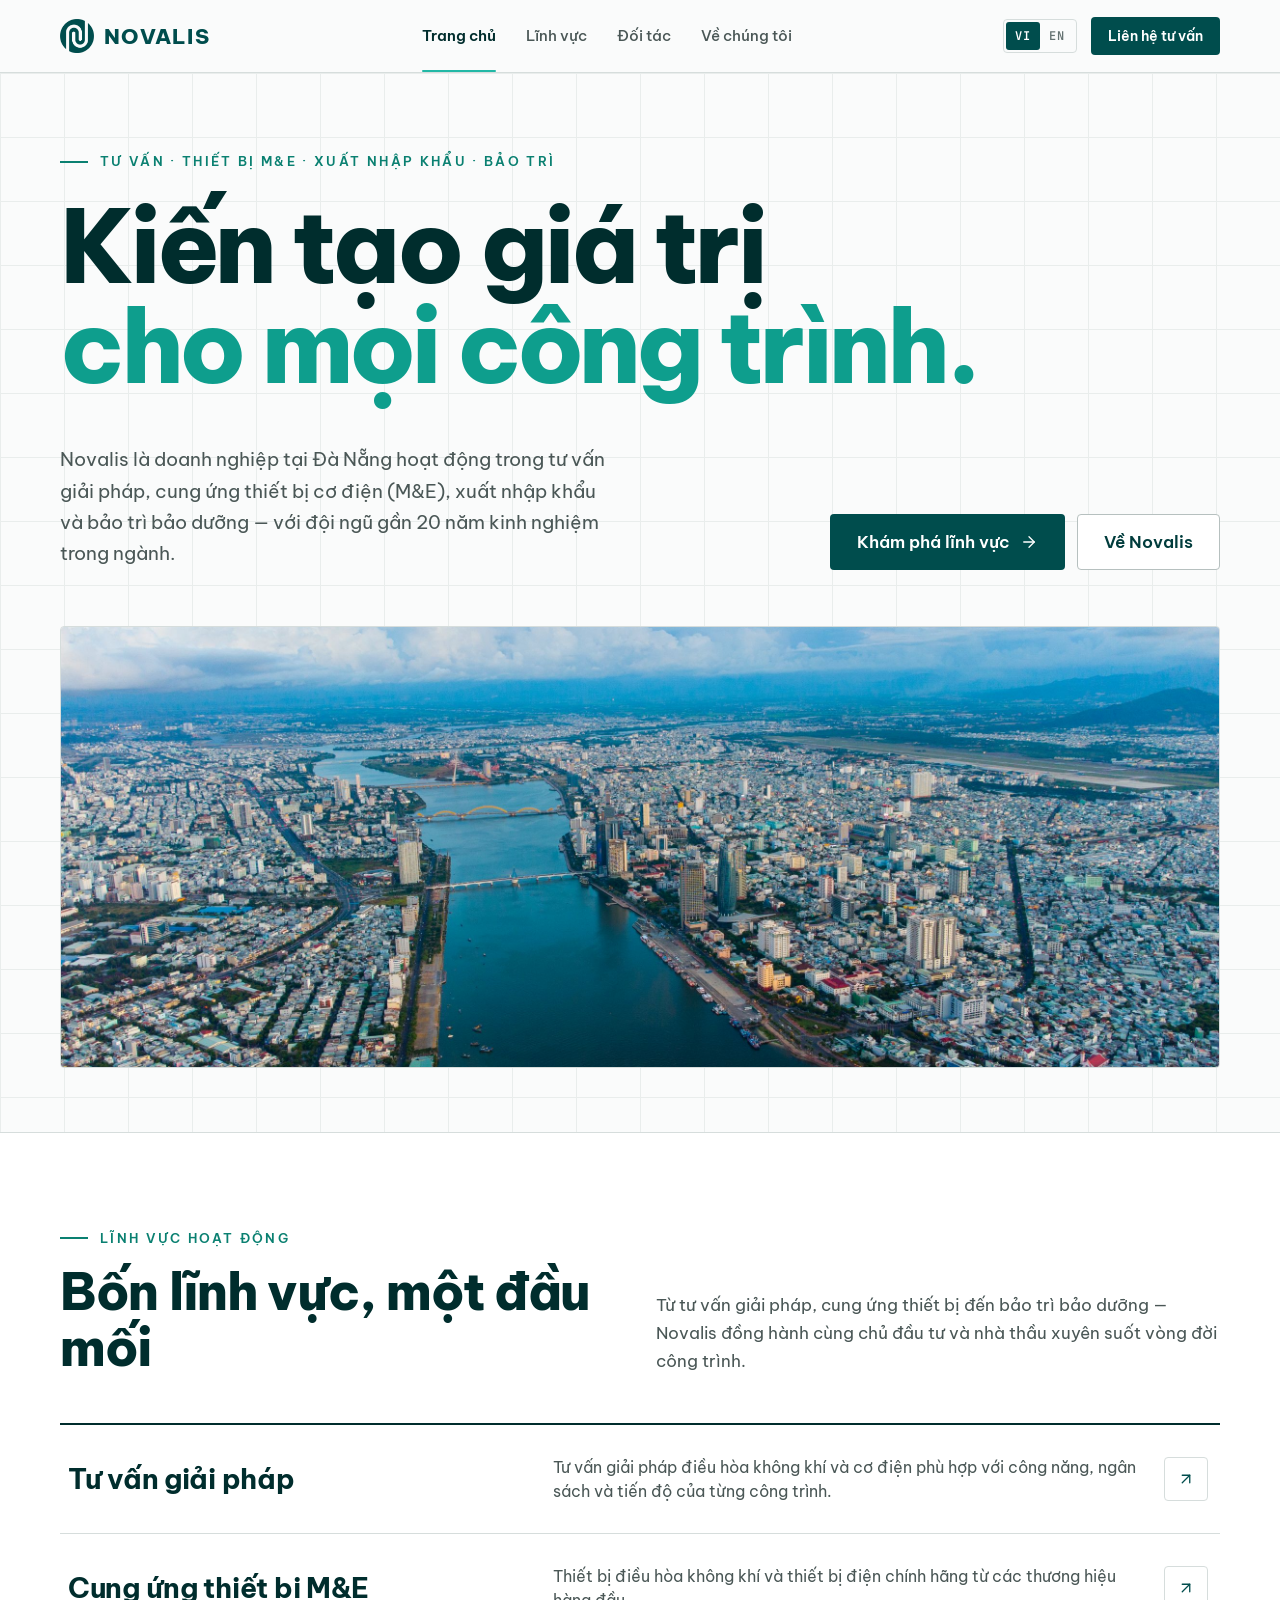
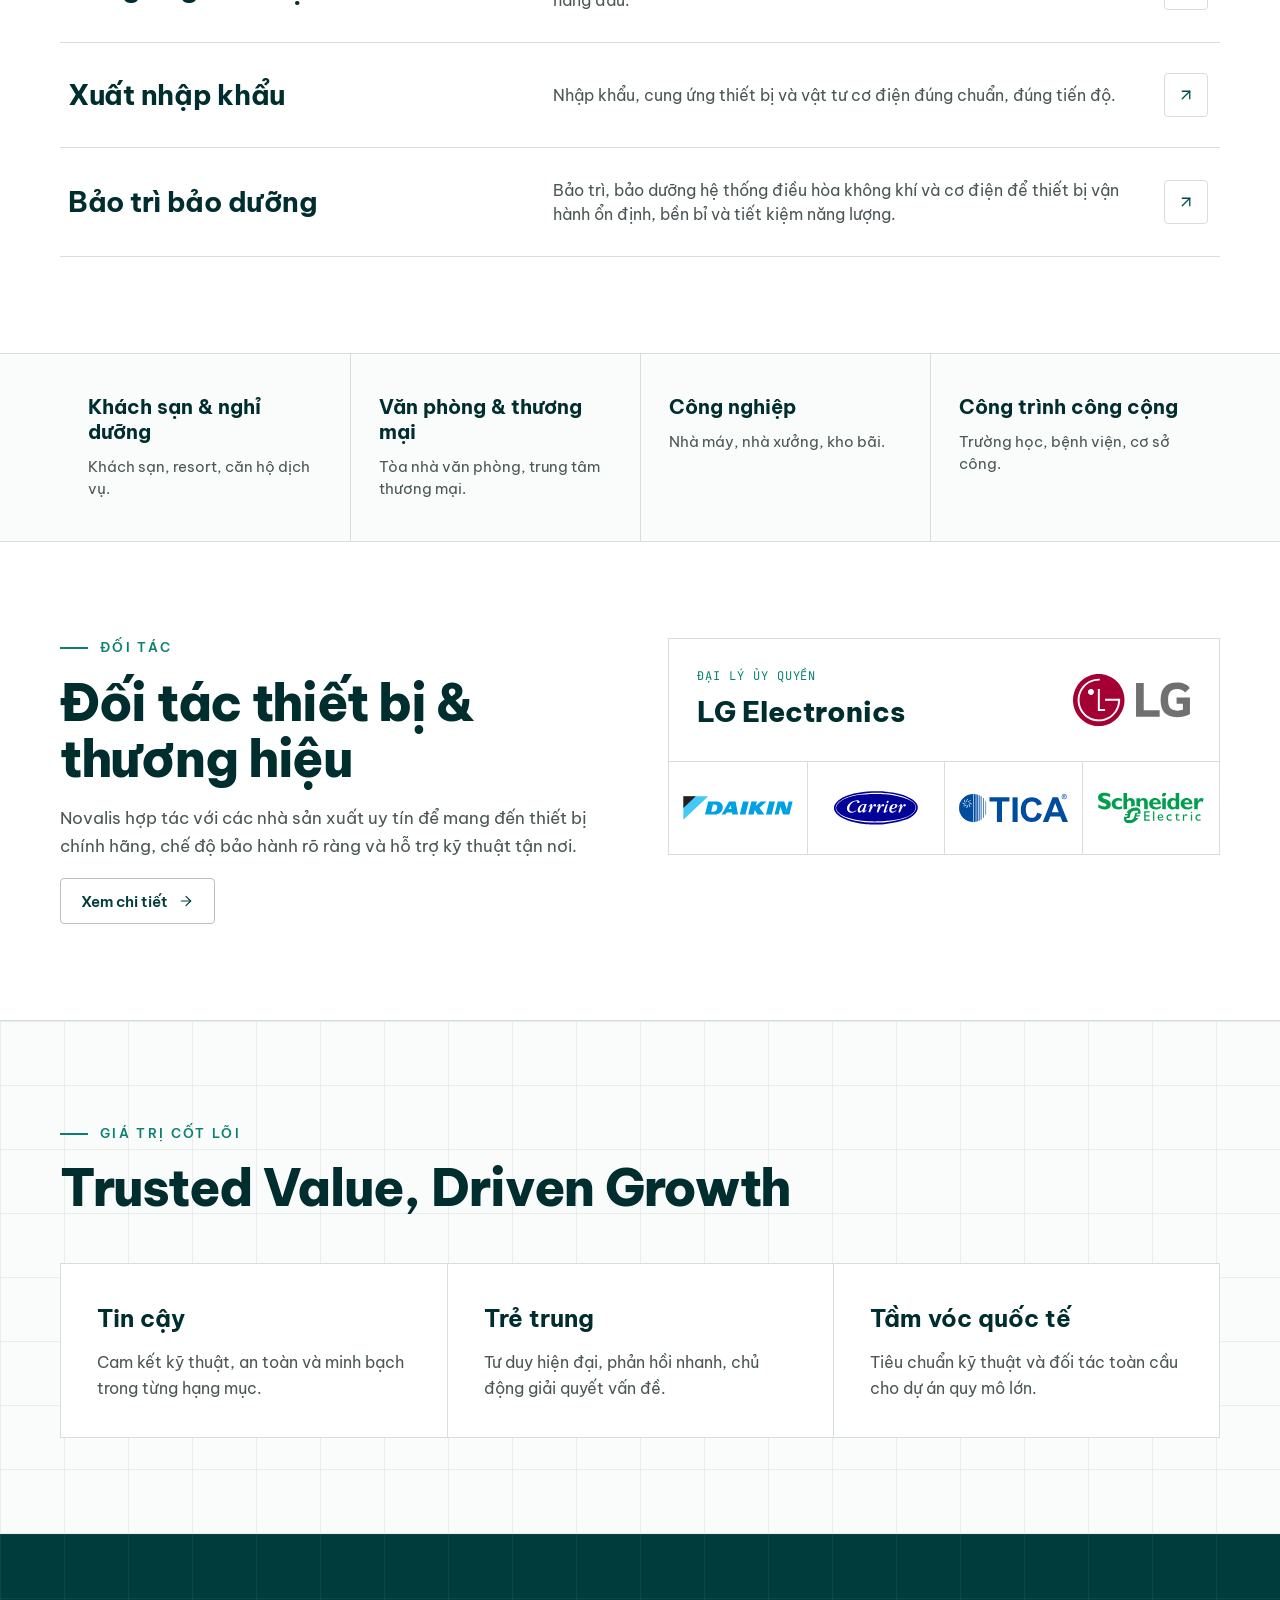
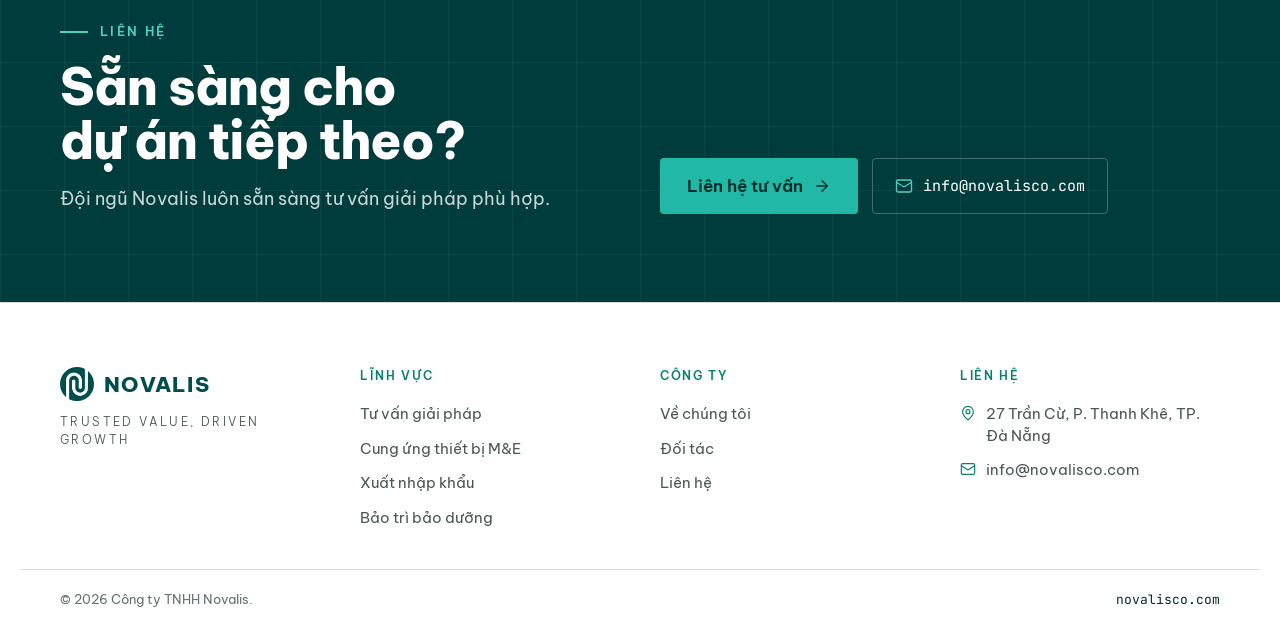
<file: index.html>
<!doctype html>
<html lang="vi">
<head>
<meta charset="utf-8">
<meta name="viewport" content="width=device-width, initial-scale=1">
<title>Novalis — Tư vấn giải pháp, thiết bị M&amp;E, xuất nhập khẩu, bảo trì bảo dưỡng</title>
<meta name="description" content="Novalis là doanh nghiệp tại Đà Nẵng hoạt động trong tư vấn giải pháp, cung ứng thiết bị cơ điện (M&amp;E), xuất nhập khẩu và bảo trì bảo dưỡng. Trusted Value, Driven Growth.">
<link rel="canonical" href="https://www.novalisco.com/">
<link rel="alternate" hreflang="vi" href="https://www.novalisco.com/">
<link rel="alternate" hreflang="en" href="https://www.novalisco.com/en/">
<link rel="alternate" hreflang="x-default" href="https://www.novalisco.com/">
<meta property="og:type" content="website">
<meta property="og:site_name" content="Novalis">
<meta property="og:title" content="Novalis — Tư vấn giải pháp, thiết bị M&amp;E, xuất nhập khẩu, bảo trì bảo dưỡng">
<meta property="og:description" content="Novalis là doanh nghiệp tại Đà Nẵng hoạt động trong tư vấn giải pháp, cung ứng thiết bị cơ điện (M&amp;E), xuất nhập khẩu và bảo trì bảo dưỡng. Trusted Value, Driven Growth.">
<meta property="og:url" content="https://www.novalisco.com/">
<meta property="og:image" content="https://www.novalisco.com/assets/img/og.jpg">
<meta name="theme-color" content="#004d4d">
<link rel="icon" type="image/png" href="/assets/img/favicon.png">
<link rel="apple-touch-icon" href="/assets/img/apple-touch-icon.png">
<link rel="preconnect" href="https://fonts.googleapis.com">
<link rel="preconnect" href="https://fonts.gstatic.com" crossorigin>
<link href="https://fonts.googleapis.com/css2?family=Be+Vietnam+Pro:wght@300;400;500;600;700;800&family=JetBrains+Mono:wght@400;500;600&display=swap" rel="stylesheet">
<link rel="stylesheet" href="/assets/style.css">
</head>
<body>
<header class="site-header" id="hdr">
  <div class="wrap header-in">
    <a class="logo" href="/" aria-label="Novalis"><img src="/assets/img/novalis-mark.png" alt="" width="34" height="34"><span>NOVALIS</span></a>
    <nav class="nav" aria-label="Main"><a href="/" class="on">Trang chủ</a><a href="/linh-vuc.html">Lĩnh vực</a><a href="/doi-tac.html">Đối tác</a><a href="/ve-chung-toi.html">Về chúng tôi</a></nav>
    <div class="header-right">
      <div class="lang"><a href="/" lang="vi" class="on">VI</a><a href="/en/" lang="en">EN</a></div>
      <a class="btn btn-sm btn-primary header-cta" href="/lien-he.html">Liên hệ tư vấn</a>
      <button class="menu-btn" type="button" aria-label="Menu" aria-expanded="false" onclick="var h=document.getElementById('hdr');this.setAttribute('aria-expanded',h.classList.toggle('open'))"><span class="i-menu"><svg class="icon" width="20" height="20" viewBox="0 0 24 24" fill="none" stroke="currentColor" stroke-width="1.75" stroke-linecap="round" stroke-linejoin="round" aria-hidden="true"><path d="M4 6h16"/><path d="M4 12h16"/><path d="M4 18h16"/></svg></span><span class="i-x"><svg class="icon" width="20" height="20" viewBox="0 0 24 24" fill="none" stroke="currentColor" stroke-width="1.75" stroke-linecap="round" stroke-linejoin="round" aria-hidden="true"><path d="M18 6 6 18"/><path d="m6 6 12 12"/></svg></span></button>
    </div>
  </div>
  <nav class="mobile-nav" aria-label="Mobile"><a href="/" class="on">Trang chủ</a><a href="/linh-vuc.html">Lĩnh vực</a><a href="/doi-tac.html">Đối tác</a><a href="/ve-chung-toi.html">Về chúng tôi</a><a href="/lien-he.html">Liên hệ</a></nav>
</header>
<main>
<section class="hero grid-paper"><div class="wrap">
  <span class="eyebrow">Tư vấn · Thiết bị M&amp;E · Xuất nhập khẩu · Bảo trì</span>
  <h1>Kiến tạo giá trị<br><span>cho mọi công trình.</span></h1>
  <div class="hero-row">
    <p>Novalis là doanh nghiệp tại Đà Nẵng hoạt động trong tư vấn giải pháp, cung ứng thiết bị cơ điện (M&amp;E), xuất nhập khẩu và bảo trì bảo dưỡng — với đội ngũ gần 20 năm kinh nghiệm trong ngành.</p>
    <div class="hero-btns">
      <a class="btn btn-lg btn-primary" href="/linh-vuc.html">Khám phá lĩnh vực<svg class="icon" width="18" height="18" viewBox="0 0 24 24" fill="none" stroke="currentColor" stroke-width="1.75" stroke-linecap="round" stroke-linejoin="round" aria-hidden="true"><path d="M5 12h14"/><path d="m12 5 7 7-7 7"/></svg></a>
      <a class="btn btn-lg btn-secondary" href="/ve-chung-toi.html">Về Novalis</a>
    </div>
  </div>
  <figure><img src="/assets/img/hero-danang.jpg" alt="Đà Nẵng" width="2400" height="914"></figure>
</div></section>

<section class="sec-white"><div class="wrap sec">
  <div class="sec-head">
    <div><span class="eyebrow">Lĩnh vực hoạt động</span><h2 class="h2">Bốn lĩnh vực, một đầu mối</h2></div>
    <p class="lead">Từ tư vấn giải pháp, cung ứng thiết bị đến bảo trì bảo dưỡng — Novalis đồng hành cùng chủ đầu tư và nhà thầu xuyên suốt vòng đời công trình.</p>
  </div>
  <div class="rows"><a class="row" href="/linh-vuc.html#consult"><span class="ttl">Tư vấn giải pháp</span><span class="dsc">Tư vấn giải pháp điều hòa không khí và cơ điện phù hợp với công năng, ngân sách và tiến độ của từng công trình.</span><span class="arr"><svg class="icon" width="18" height="18" viewBox="0 0 24 24" fill="none" stroke="currentColor" stroke-width="1.75" stroke-linecap="round" stroke-linejoin="round" aria-hidden="true"><path d="M7 7h10v10"/><path d="M7 17 17 7"/></svg></span></a><a class="row" href="/linh-vuc.html#supply"><span class="ttl">Cung ứng thiết bị M&amp;E</span><span class="dsc">Thiết bị điều hòa không khí và thiết bị điện chính hãng từ các thương hiệu hàng đầu.</span><span class="arr"><svg class="icon" width="18" height="18" viewBox="0 0 24 24" fill="none" stroke="currentColor" stroke-width="1.75" stroke-linecap="round" stroke-linejoin="round" aria-hidden="true"><path d="M7 7h10v10"/><path d="M7 17 17 7"/></svg></span></a><a class="row" href="/linh-vuc.html#trade"><span class="ttl">Xuất nhập khẩu</span><span class="dsc">Nhập khẩu, cung ứng thiết bị và vật tư cơ điện đúng chuẩn, đúng tiến độ.</span><span class="arr"><svg class="icon" width="18" height="18" viewBox="0 0 24 24" fill="none" stroke="currentColor" stroke-width="1.75" stroke-linecap="round" stroke-linejoin="round" aria-hidden="true"><path d="M7 7h10v10"/><path d="M7 17 17 7"/></svg></span></a><a class="row" href="/linh-vuc.html#maintenance"><span class="ttl">Bảo trì bảo dưỡng</span><span class="dsc">Bảo trì, bảo dưỡng hệ thống điều hòa không khí và cơ điện để thiết bị vận hành ổn định, bền bỉ và tiết kiệm năng lượng.</span><span class="arr"><svg class="icon" width="18" height="18" viewBox="0 0 24 24" fill="none" stroke="currentColor" stroke-width="1.75" stroke-linecap="round" stroke-linejoin="round" aria-hidden="true"><path d="M7 7h10v10"/><path d="M7 17 17 7"/></svg></span></a></div>
</div></section>

<section class="band"><div class="wrap"><div class="cell"><span class="t">Khách sạn &amp; nghỉ dưỡng</span><span class="d">Khách sạn, resort, căn hộ dịch vụ.</span></div><div class="cell"><span class="t">Văn phòng &amp; thương mại</span><span class="d">Tòa nhà văn phòng, trung tâm thương mại.</span></div><div class="cell"><span class="t">Công nghiệp</span><span class="d">Nhà máy, nhà xưởng, kho bãi.</span></div><div class="cell"><span class="t">Công trình công cộng</span><span class="d">Trường học, bệnh viện, cơ sở công.</span></div></div></section>

<section class="sec-white"><div class="wrap sec two">
  <div class="stack">
    <span class="eyebrow">Đối tác</span>
    <h2 class="h2">Đối tác thiết bị &amp; thương hiệu</h2>
    <p class="lead">Novalis hợp tác với các nhà sản xuất uy tín để mang đến thiết bị chính hãng, chế độ bảo hành rõ ràng và hỗ trợ kỹ thuật tận nơi.</p>
    <a class="btn btn-secondary" href="/doi-tac.html">Xem chi tiết<svg class="icon" width="16" height="16" viewBox="0 0 24 24" fill="none" stroke="currentColor" stroke-width="1.75" stroke-linecap="round" stroke-linejoin="round" aria-hidden="true"><path d="M5 12h14"/><path d="m12 5 7 7-7 7"/></svg></a>
  </div>
  <div class="pbox">
    <div class="pbox-lg"><div><div class="mono-sm lbl">Đại lý ủy quyền</div><div class="name">LG Electronics</div></div>
      <a href="/doi-tac.html"><img src="/assets/img/logo-lg.svg" alt="LG" width="118" height="52"></a></div>
    <div class="lg-cell"><img src="/assets/img/logo-daikin.svg" alt="Daikin" loading="lazy"></div><div class="lg-cell"><img src="/assets/img/logo-carrier.svg" alt="Carrier" loading="lazy"></div><div class="lg-cell"><img src="/assets/img/logo-tica.svg" alt="TICA" loading="lazy"></div><div class="lg-cell"><img src="/assets/img/logo-schneider.svg" alt="Schneider Electric" loading="lazy"></div>
  </div>
</div></section>

<section class="grid-paper" style="border-top:1px solid var(--slate-200)"><div class="wrap sec">
  <span class="eyebrow">Giá trị cốt lõi</span>
  <h2 class="h2" style="margin:16px 0 48px">Trusted Value, Driven Growth</h2>
  <div class="values"><div class="value"><h3>Tin cậy</h3><p>Cam kết kỹ thuật, an toàn và minh bạch trong từng hạng mục.</p></div><div class="value"><h3>Trẻ trung</h3><p>Tư duy hiện đại, phản hồi nhanh, chủ động giải quyết vấn đề.</p></div><div class="value"><h3>Tầm vóc quốc tế</h3><p>Tiêu chuẩn kỹ thuật và đối tác toàn cầu cho dự án quy mô lớn.</p></div></div>
</div></section>
<section class="cta">
  <div class="wrap">
    <div class="stack">
      <span class="eyebrow light">Liên hệ</span>
      <h2>Sẵn sàng cho dự án tiếp theo?</h2>
      <p>Đội ngũ Novalis luôn sẵn sàng tư vấn giải pháp phù hợp.</p>
    </div>
    <div class="cta-btns">
      <a class="btn btn-lg btn-accent" href="/lien-he.html">Liên hệ tư vấn<svg class="icon" width="18" height="18" viewBox="0 0 24 24" fill="none" stroke="currentColor" stroke-width="1.75" stroke-linecap="round" stroke-linejoin="round" aria-hidden="true"><path d="M5 12h14"/><path d="m12 5 7 7-7 7"/></svg></a>
      <a class="chip" href="mailto:info@novalisco.com"><svg class="icon" width="18" height="18" viewBox="0 0 24 24" fill="none" stroke="currentColor" stroke-width="1.75" stroke-linecap="round" stroke-linejoin="round" aria-hidden="true"><rect width="20" height="16" x="2" y="4" rx="2"/><path d="m22 7-8.97 5.7a1.94 1.94 0 0 1-2.06 0L2 7"/></svg>info@novalisco.com</a>
    </div>
  </div>
</section>
</main>
<footer class="site-footer">
  <div class="wrap footer-in">
    <div><a class="logo" href="/" aria-label="Novalis"><img src="/assets/img/novalis-mark.png" alt="" width="34" height="34"><span>NOVALIS</span></a><p class="footer-tag">Trusted Value, Driven Growth</p></div>
    <div><h5>Lĩnh vực</h5><a class="fl" href="/linh-vuc.html#consult">Tư vấn giải pháp</a><a class="fl" href="/linh-vuc.html#supply">Cung ứng thiết bị M&amp;E</a><a class="fl" href="/linh-vuc.html#trade">Xuất nhập khẩu</a><a class="fl" href="/linh-vuc.html#maintenance">Bảo trì bảo dưỡng</a></div>
    <div><h5>Công ty</h5><a class="fl" href="/ve-chung-toi.html">Về chúng tôi</a><a class="fl" href="/doi-tac.html">Đối tác</a><a class="fl" href="/lien-he.html">Liên hệ</a></div>
    <div><h5>Liên hệ</h5><p class="fi"><svg class="icon" width="16" height="16" viewBox="0 0 24 24" fill="none" stroke="currentColor" stroke-width="1.75" stroke-linecap="round" stroke-linejoin="round" aria-hidden="true"><path d="M20 10c0 4.993-5.539 10.193-7.399 11.799a1 1 0 0 1-1.202 0C9.539 20.193 4 14.993 4 10a8 8 0 0 1 16 0"/><circle cx="12" cy="10" r="3"/></svg><span>27 Trần Cừ, P. Thanh Khê, TP. Đà Nẵng</span></p><p class="fi"><svg class="icon" width="16" height="16" viewBox="0 0 24 24" fill="none" stroke="currentColor" stroke-width="1.75" stroke-linecap="round" stroke-linejoin="round" aria-hidden="true"><rect width="20" height="16" x="2" y="4" rx="2"/><path d="m22 7-8.97 5.7a1.94 1.94 0 0 1-2.06 0L2 7"/></svg><span>info@novalisco.com</span></p></div>
  </div>
  <div class="wrap footer-bottom"><span>© 2026 Công ty TNHH Novalis.</span><span class="mono">novalisco.com</span></div>
</footer>
</body>
</html>
</file>
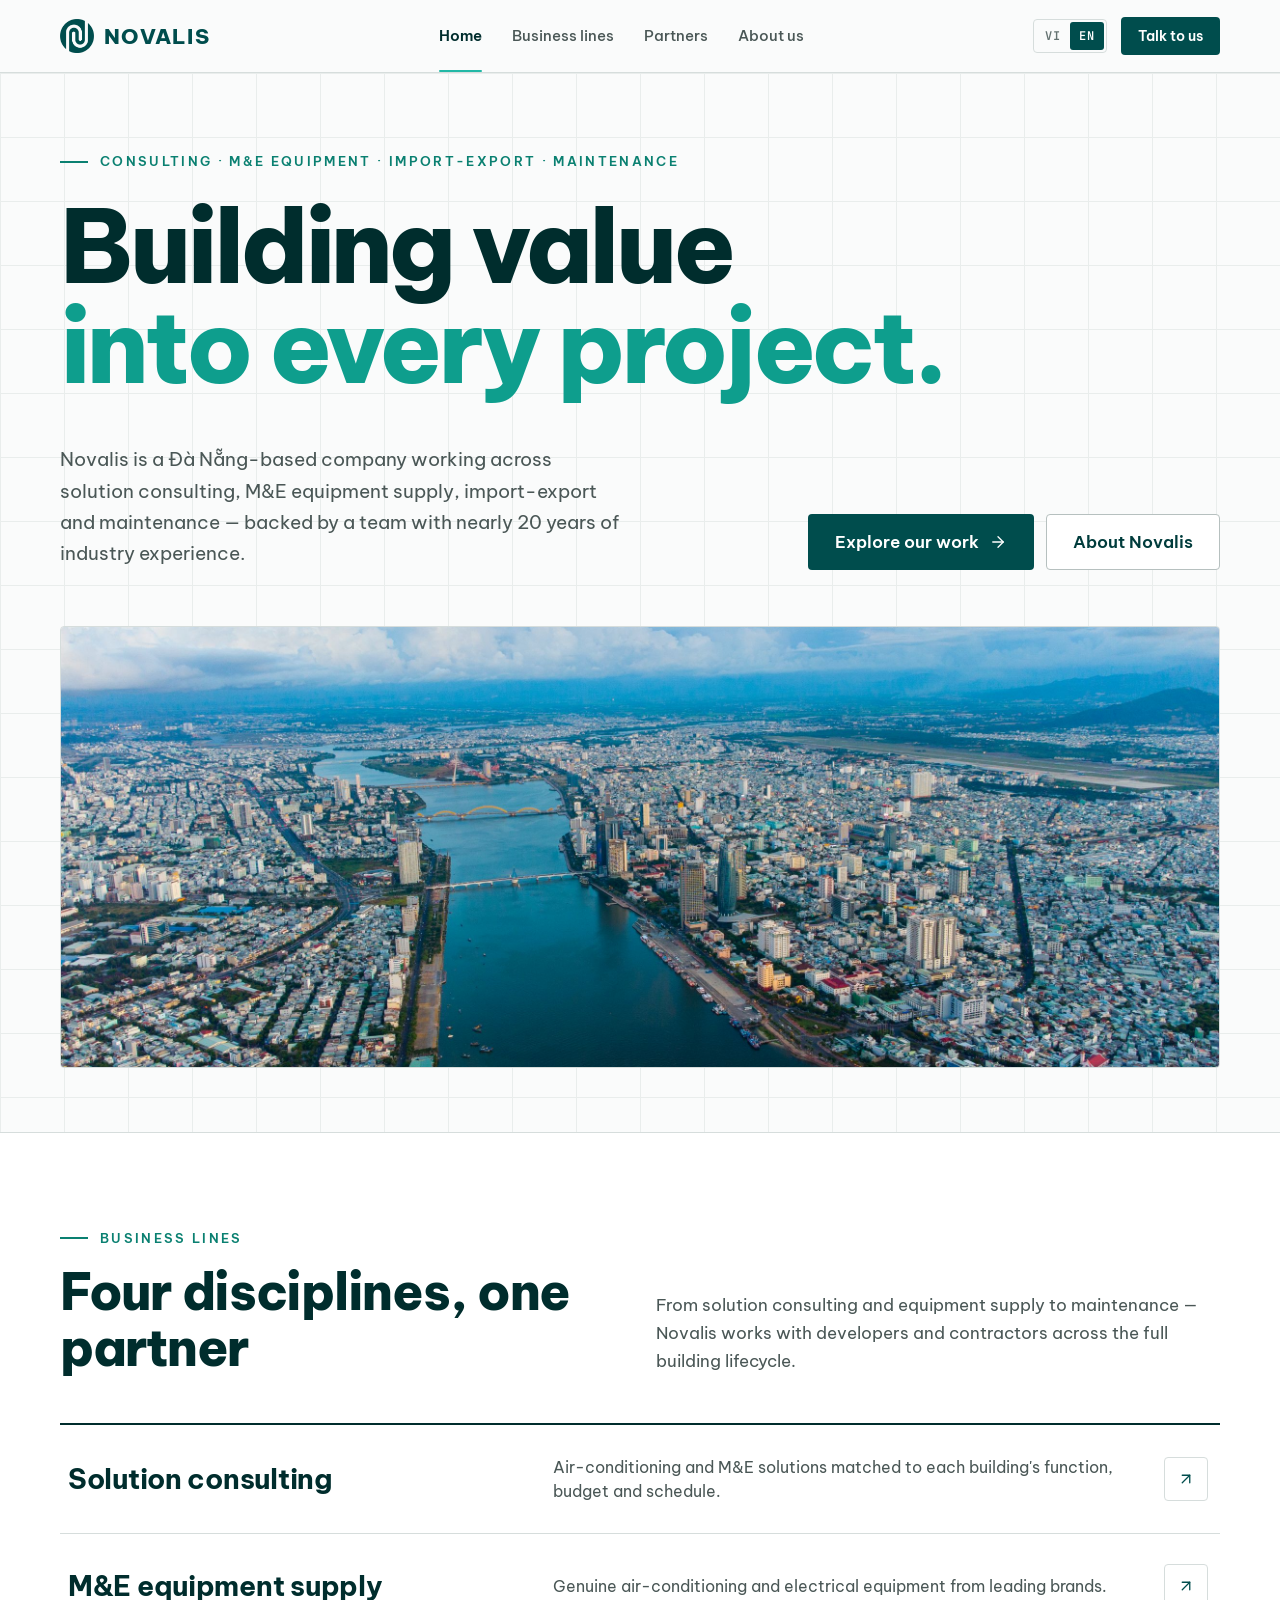
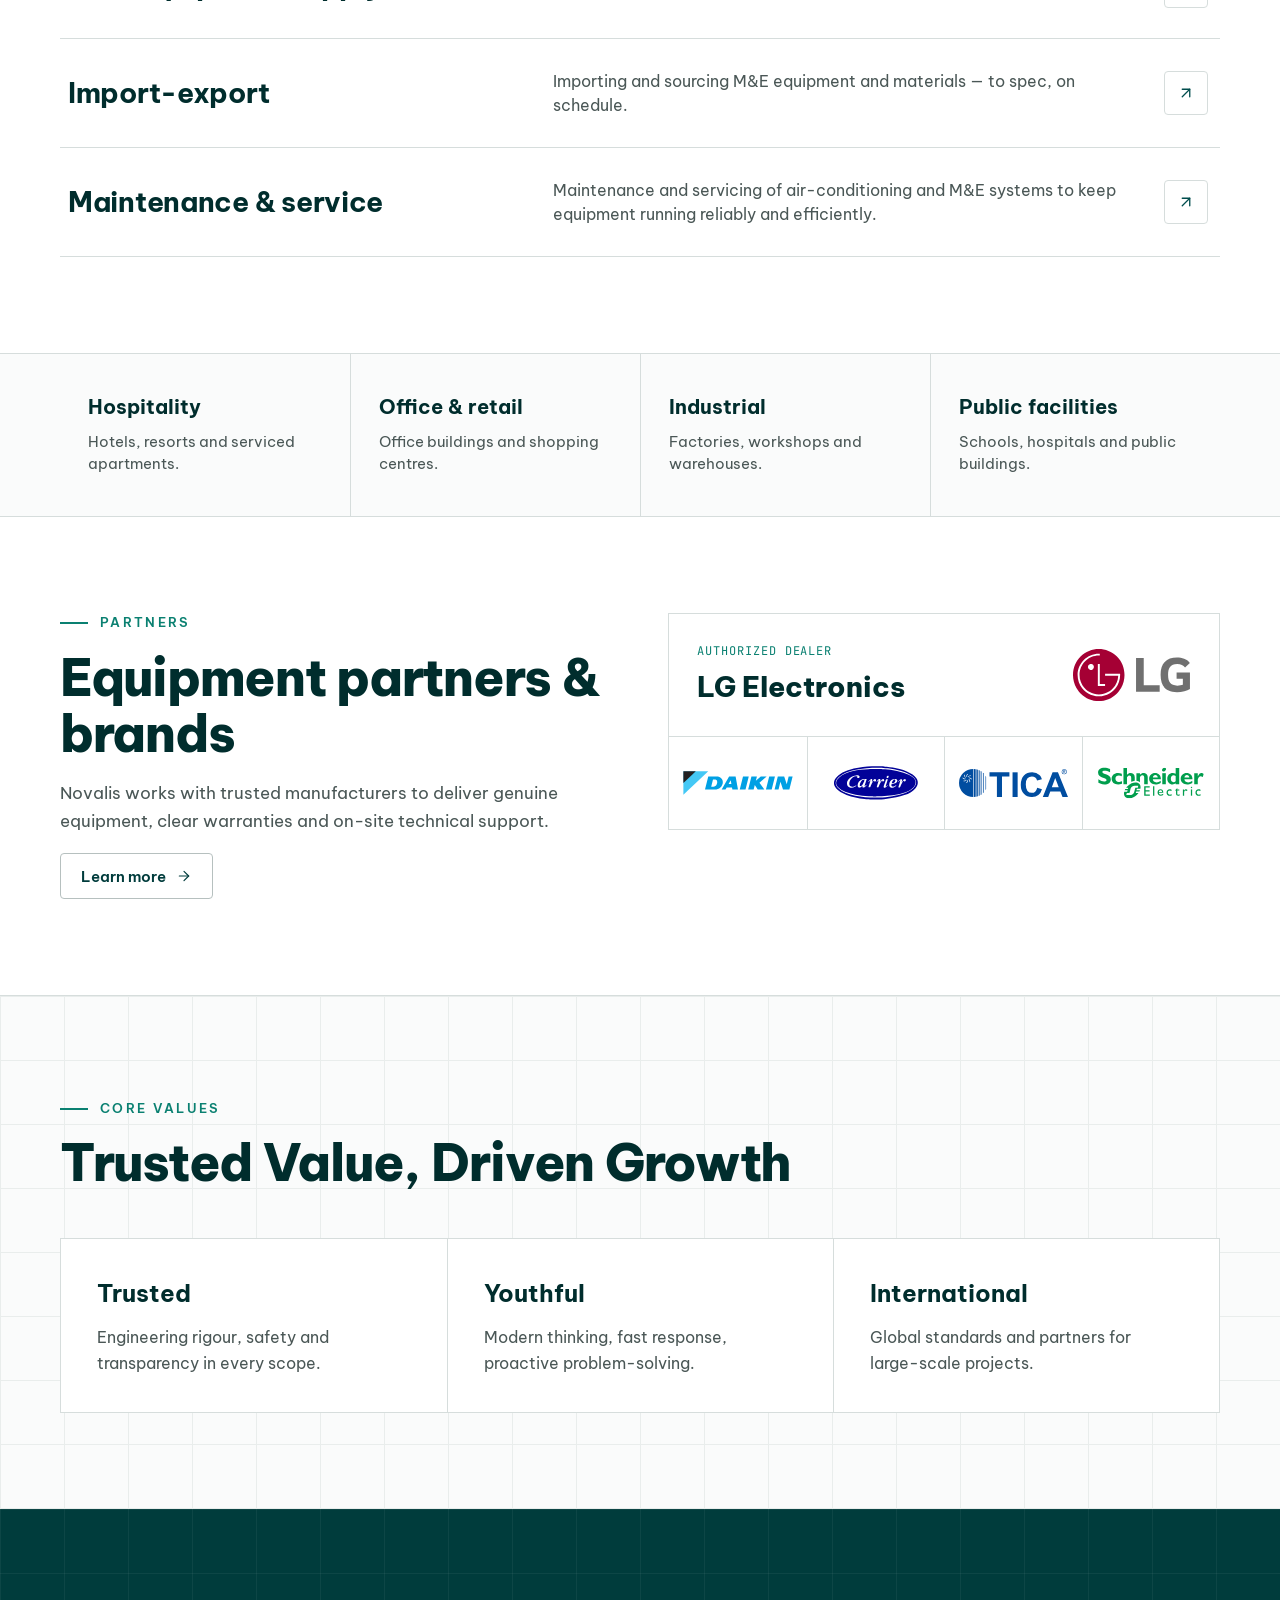
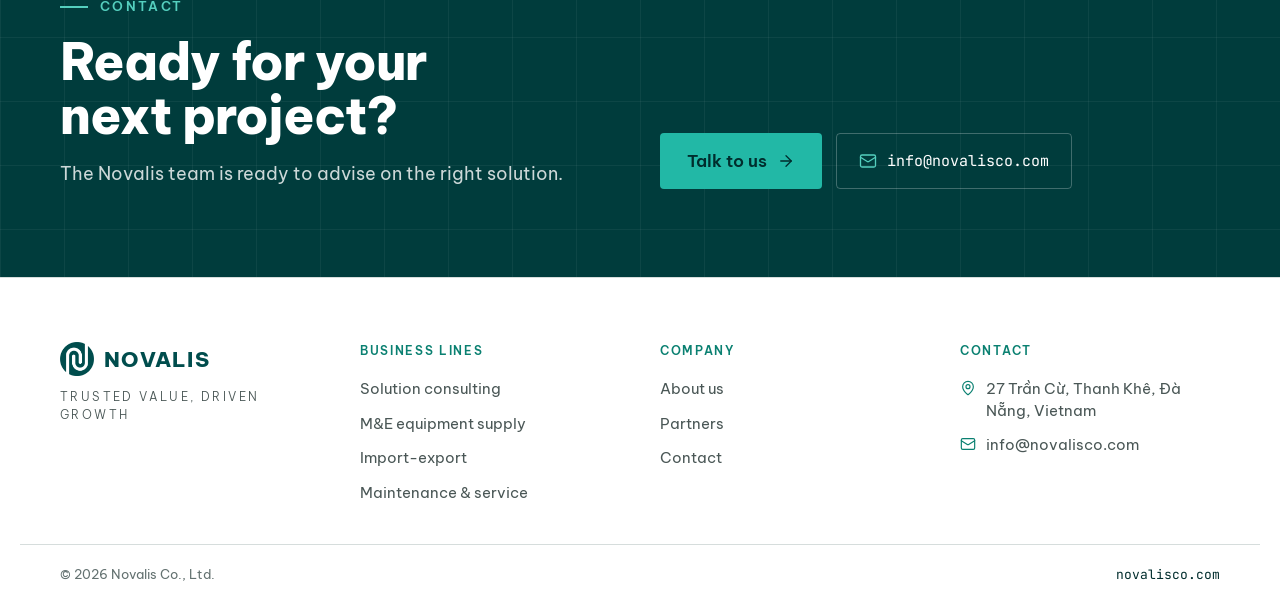
<file: en/index.html>
<!doctype html>
<html lang="en">
<head>
<meta charset="utf-8">
<meta name="viewport" content="width=device-width, initial-scale=1">
<title>Novalis — Solution consulting, M&amp;E equipment, import-export, maintenance</title>
<meta name="description" content="Novalis is a Đà Nẵng-based company working across solution consulting, M&amp;E equipment supply, import-export and maintenance services. Trusted Value, Driven Growth.">
<link rel="canonical" href="https://www.novalisco.com/en/">
<link rel="alternate" hreflang="vi" href="https://www.novalisco.com/">
<link rel="alternate" hreflang="en" href="https://www.novalisco.com/en/">
<link rel="alternate" hreflang="x-default" href="https://www.novalisco.com/">
<meta property="og:type" content="website">
<meta property="og:site_name" content="Novalis">
<meta property="og:title" content="Novalis — Solution consulting, M&amp;E equipment, import-export, maintenance">
<meta property="og:description" content="Novalis is a Đà Nẵng-based company working across solution consulting, M&amp;E equipment supply, import-export and maintenance services. Trusted Value, Driven Growth.">
<meta property="og:url" content="https://www.novalisco.com/en/">
<meta property="og:image" content="https://www.novalisco.com/assets/img/og.jpg">
<meta name="theme-color" content="#004d4d">
<link rel="icon" type="image/png" href="/assets/img/favicon.png">
<link rel="apple-touch-icon" href="/assets/img/apple-touch-icon.png">
<link rel="preconnect" href="https://fonts.googleapis.com">
<link rel="preconnect" href="https://fonts.gstatic.com" crossorigin>
<link href="https://fonts.googleapis.com/css2?family=Be+Vietnam+Pro:wght@300;400;500;600;700;800&family=JetBrains+Mono:wght@400;500;600&display=swap" rel="stylesheet">
<link rel="stylesheet" href="/assets/style.css">
</head>
<body>
<header class="site-header" id="hdr">
  <div class="wrap header-in">
    <a class="logo" href="/en/" aria-label="Novalis"><img src="/assets/img/novalis-mark.png" alt="" width="34" height="34"><span>NOVALIS</span></a>
    <nav class="nav" aria-label="Main"><a href="/en/" class="on">Home</a><a href="/en/services.html">Business lines</a><a href="/en/partners.html">Partners</a><a href="/en/about.html">About us</a></nav>
    <div class="header-right">
      <div class="lang"><a href="/" lang="vi">VI</a><a href="/en/" lang="en" class="on">EN</a></div>
      <a class="btn btn-sm btn-primary header-cta" href="/en/contact.html">Talk to us</a>
      <button class="menu-btn" type="button" aria-label="Menu" aria-expanded="false" onclick="var h=document.getElementById('hdr');this.setAttribute('aria-expanded',h.classList.toggle('open'))"><span class="i-menu"><svg class="icon" width="20" height="20" viewBox="0 0 24 24" fill="none" stroke="currentColor" stroke-width="1.75" stroke-linecap="round" stroke-linejoin="round" aria-hidden="true"><path d="M4 6h16"/><path d="M4 12h16"/><path d="M4 18h16"/></svg></span><span class="i-x"><svg class="icon" width="20" height="20" viewBox="0 0 24 24" fill="none" stroke="currentColor" stroke-width="1.75" stroke-linecap="round" stroke-linejoin="round" aria-hidden="true"><path d="M18 6 6 18"/><path d="m6 6 12 12"/></svg></span></button>
    </div>
  </div>
  <nav class="mobile-nav" aria-label="Mobile"><a href="/en/" class="on">Home</a><a href="/en/services.html">Business lines</a><a href="/en/partners.html">Partners</a><a href="/en/about.html">About us</a><a href="/en/contact.html">Contact</a></nav>
</header>
<main>
<section class="hero grid-paper"><div class="wrap">
  <span class="eyebrow">Consulting · M&amp;E equipment · Import-export · Maintenance</span>
  <h1>Building value<br><span>into every project.</span></h1>
  <div class="hero-row">
    <p>Novalis is a Đà Nẵng-based company working across solution consulting, M&amp;E equipment supply, import-export and maintenance — backed by a team with nearly 20 years of industry experience.</p>
    <div class="hero-btns">
      <a class="btn btn-lg btn-primary" href="/en/services.html">Explore our work<svg class="icon" width="18" height="18" viewBox="0 0 24 24" fill="none" stroke="currentColor" stroke-width="1.75" stroke-linecap="round" stroke-linejoin="round" aria-hidden="true"><path d="M5 12h14"/><path d="m12 5 7 7-7 7"/></svg></a>
      <a class="btn btn-lg btn-secondary" href="/en/about.html">About Novalis</a>
    </div>
  </div>
  <figure><img src="/assets/img/hero-danang.jpg" alt="Đà Nẵng" width="2400" height="914"></figure>
</div></section>

<section class="sec-white"><div class="wrap sec">
  <div class="sec-head">
    <div><span class="eyebrow">Business lines</span><h2 class="h2">Four disciplines, one partner</h2></div>
    <p class="lead">From solution consulting and equipment supply to maintenance — Novalis works with developers and contractors across the full building lifecycle.</p>
  </div>
  <div class="rows"><a class="row" href="/en/services.html#consult"><span class="ttl">Solution consulting</span><span class="dsc">Air-conditioning and M&amp;E solutions matched to each building&#x27;s function, budget and schedule.</span><span class="arr"><svg class="icon" width="18" height="18" viewBox="0 0 24 24" fill="none" stroke="currentColor" stroke-width="1.75" stroke-linecap="round" stroke-linejoin="round" aria-hidden="true"><path d="M7 7h10v10"/><path d="M7 17 17 7"/></svg></span></a><a class="row" href="/en/services.html#supply"><span class="ttl">M&amp;E equipment supply</span><span class="dsc">Genuine air-conditioning and electrical equipment from leading brands.</span><span class="arr"><svg class="icon" width="18" height="18" viewBox="0 0 24 24" fill="none" stroke="currentColor" stroke-width="1.75" stroke-linecap="round" stroke-linejoin="round" aria-hidden="true"><path d="M7 7h10v10"/><path d="M7 17 17 7"/></svg></span></a><a class="row" href="/en/services.html#trade"><span class="ttl">Import-export</span><span class="dsc">Importing and sourcing M&amp;E equipment and materials — to spec, on schedule.</span><span class="arr"><svg class="icon" width="18" height="18" viewBox="0 0 24 24" fill="none" stroke="currentColor" stroke-width="1.75" stroke-linecap="round" stroke-linejoin="round" aria-hidden="true"><path d="M7 7h10v10"/><path d="M7 17 17 7"/></svg></span></a><a class="row" href="/en/services.html#maintenance"><span class="ttl">Maintenance &amp; service</span><span class="dsc">Maintenance and servicing of air-conditioning and M&amp;E systems to keep equipment running reliably and efficiently.</span><span class="arr"><svg class="icon" width="18" height="18" viewBox="0 0 24 24" fill="none" stroke="currentColor" stroke-width="1.75" stroke-linecap="round" stroke-linejoin="round" aria-hidden="true"><path d="M7 7h10v10"/><path d="M7 17 17 7"/></svg></span></a></div>
</div></section>

<section class="band"><div class="wrap"><div class="cell"><span class="t">Hospitality</span><span class="d">Hotels, resorts and serviced apartments.</span></div><div class="cell"><span class="t">Office &amp; retail</span><span class="d">Office buildings and shopping centres.</span></div><div class="cell"><span class="t">Industrial</span><span class="d">Factories, workshops and warehouses.</span></div><div class="cell"><span class="t">Public facilities</span><span class="d">Schools, hospitals and public buildings.</span></div></div></section>

<section class="sec-white"><div class="wrap sec two">
  <div class="stack">
    <span class="eyebrow">Partners</span>
    <h2 class="h2">Equipment partners &amp; brands</h2>
    <p class="lead">Novalis works with trusted manufacturers to deliver genuine equipment, clear warranties and on-site technical support.</p>
    <a class="btn btn-secondary" href="/en/partners.html">Learn more<svg class="icon" width="16" height="16" viewBox="0 0 24 24" fill="none" stroke="currentColor" stroke-width="1.75" stroke-linecap="round" stroke-linejoin="round" aria-hidden="true"><path d="M5 12h14"/><path d="m12 5 7 7-7 7"/></svg></a>
  </div>
  <div class="pbox">
    <div class="pbox-lg"><div><div class="mono-sm lbl">Authorized dealer</div><div class="name">LG Electronics</div></div>
      <a href="/en/partners.html"><img src="/assets/img/logo-lg.svg" alt="LG" width="118" height="52"></a></div>
    <div class="lg-cell"><img src="/assets/img/logo-daikin.svg" alt="Daikin" loading="lazy"></div><div class="lg-cell"><img src="/assets/img/logo-carrier.svg" alt="Carrier" loading="lazy"></div><div class="lg-cell"><img src="/assets/img/logo-tica.svg" alt="TICA" loading="lazy"></div><div class="lg-cell"><img src="/assets/img/logo-schneider.svg" alt="Schneider Electric" loading="lazy"></div>
  </div>
</div></section>

<section class="grid-paper" style="border-top:1px solid var(--slate-200)"><div class="wrap sec">
  <span class="eyebrow">Core values</span>
  <h2 class="h2" style="margin:16px 0 48px">Trusted Value, Driven Growth</h2>
  <div class="values"><div class="value"><h3>Trusted</h3><p>Engineering rigour, safety and transparency in every scope.</p></div><div class="value"><h3>Youthful</h3><p>Modern thinking, fast response, proactive problem-solving.</p></div><div class="value"><h3>International</h3><p>Global standards and partners for large-scale projects.</p></div></div>
</div></section>
<section class="cta">
  <div class="wrap">
    <div class="stack">
      <span class="eyebrow light">Contact</span>
      <h2>Ready for your next project?</h2>
      <p>The Novalis team is ready to advise on the right solution.</p>
    </div>
    <div class="cta-btns">
      <a class="btn btn-lg btn-accent" href="/en/contact.html">Talk to us<svg class="icon" width="18" height="18" viewBox="0 0 24 24" fill="none" stroke="currentColor" stroke-width="1.75" stroke-linecap="round" stroke-linejoin="round" aria-hidden="true"><path d="M5 12h14"/><path d="m12 5 7 7-7 7"/></svg></a>
      <a class="chip" href="mailto:info@novalisco.com"><svg class="icon" width="18" height="18" viewBox="0 0 24 24" fill="none" stroke="currentColor" stroke-width="1.75" stroke-linecap="round" stroke-linejoin="round" aria-hidden="true"><rect width="20" height="16" x="2" y="4" rx="2"/><path d="m22 7-8.97 5.7a1.94 1.94 0 0 1-2.06 0L2 7"/></svg>info@novalisco.com</a>
    </div>
  </div>
</section>
</main>
<footer class="site-footer">
  <div class="wrap footer-in">
    <div><a class="logo" href="/en/" aria-label="Novalis"><img src="/assets/img/novalis-mark.png" alt="" width="34" height="34"><span>NOVALIS</span></a><p class="footer-tag">Trusted Value, Driven Growth</p></div>
    <div><h5>Business lines</h5><a class="fl" href="/en/services.html#consult">Solution consulting</a><a class="fl" href="/en/services.html#supply">M&amp;E equipment supply</a><a class="fl" href="/en/services.html#trade">Import-export</a><a class="fl" href="/en/services.html#maintenance">Maintenance &amp; service</a></div>
    <div><h5>Company</h5><a class="fl" href="/en/about.html">About us</a><a class="fl" href="/en/partners.html">Partners</a><a class="fl" href="/en/contact.html">Contact</a></div>
    <div><h5>Contact</h5><p class="fi"><svg class="icon" width="16" height="16" viewBox="0 0 24 24" fill="none" stroke="currentColor" stroke-width="1.75" stroke-linecap="round" stroke-linejoin="round" aria-hidden="true"><path d="M20 10c0 4.993-5.539 10.193-7.399 11.799a1 1 0 0 1-1.202 0C9.539 20.193 4 14.993 4 10a8 8 0 0 1 16 0"/><circle cx="12" cy="10" r="3"/></svg><span>27 Trần Cừ, Thanh Khê, Đà Nẵng, Vietnam</span></p><p class="fi"><svg class="icon" width="16" height="16" viewBox="0 0 24 24" fill="none" stroke="currentColor" stroke-width="1.75" stroke-linecap="round" stroke-linejoin="round" aria-hidden="true"><rect width="20" height="16" x="2" y="4" rx="2"/><path d="m22 7-8.97 5.7a1.94 1.94 0 0 1-2.06 0L2 7"/></svg><span>info@novalisco.com</span></p></div>
  </div>
  <div class="wrap footer-bottom"><span>© 2026 Novalis Co., Ltd.</span><span class="mono">novalisco.com</span></div>
</footer>
</body>
</html>
</file>
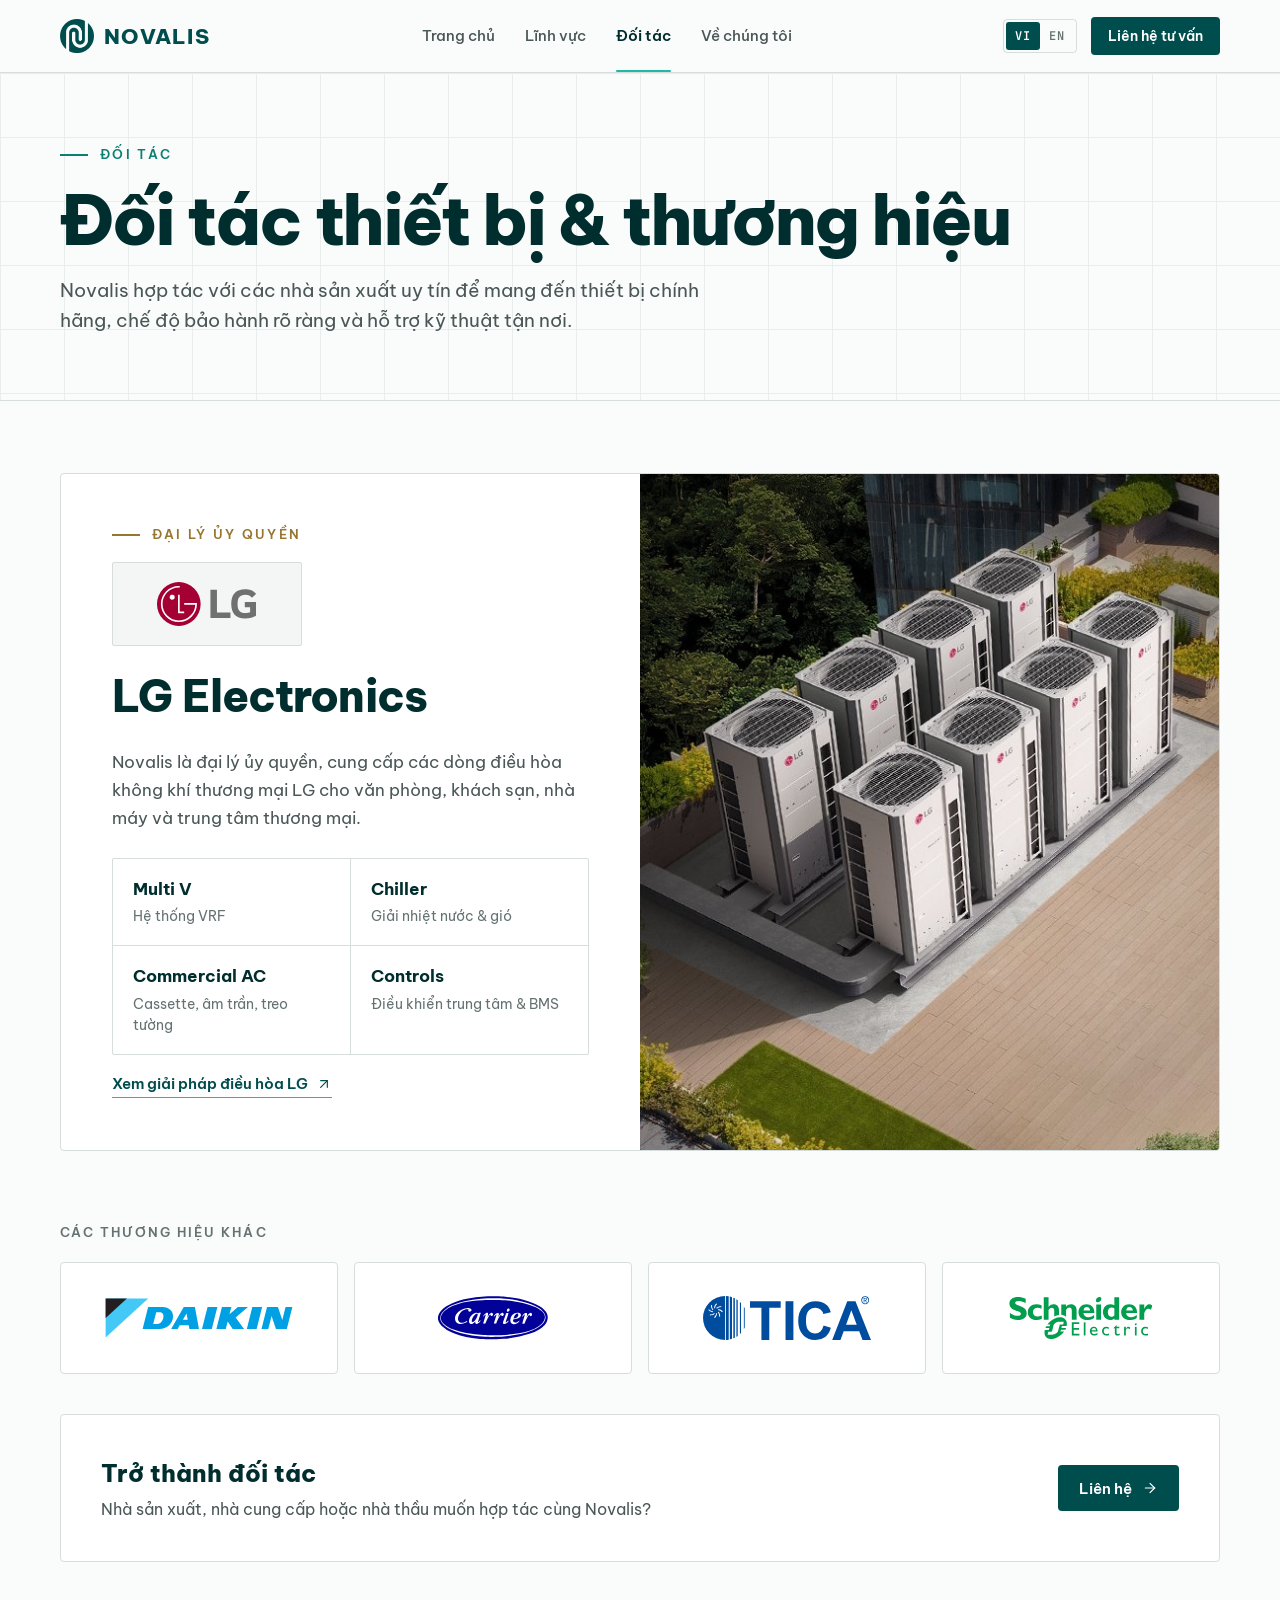
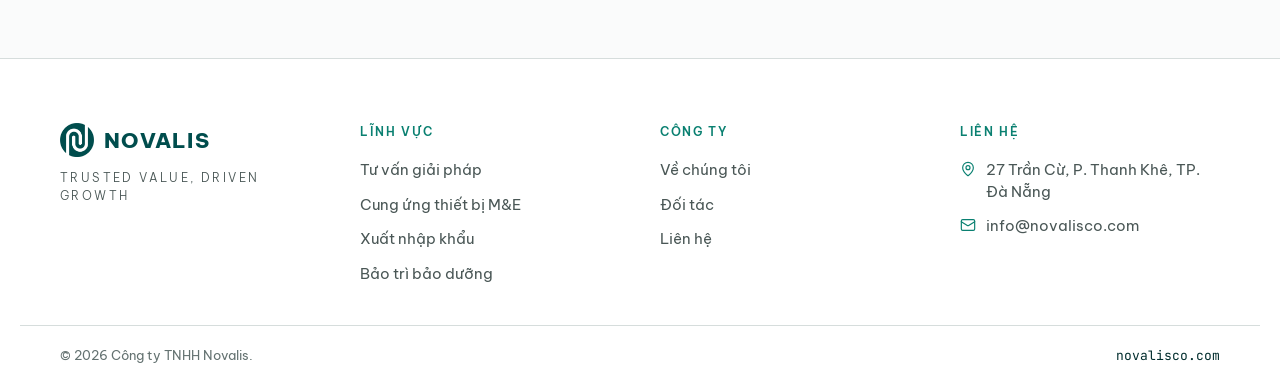
<file: doi-tac.html>
<!doctype html>
<html lang="vi">
<head>
<meta charset="utf-8">
<meta name="viewport" content="width=device-width, initial-scale=1">
<title>Đối tác thiết bị &amp; thương hiệu — Novalis</title>
<meta name="description" content="Novalis là doanh nghiệp tại Đà Nẵng hoạt động trong tư vấn giải pháp, cung ứng thiết bị cơ điện (M&amp;E), xuất nhập khẩu và bảo trì bảo dưỡng. Trusted Value, Driven Growth.">
<link rel="canonical" href="https://www.novalisco.com/doi-tac.html">
<link rel="alternate" hreflang="vi" href="https://www.novalisco.com/doi-tac.html">
<link rel="alternate" hreflang="en" href="https://www.novalisco.com/en/partners.html">
<link rel="alternate" hreflang="x-default" href="https://www.novalisco.com/doi-tac.html">
<meta property="og:type" content="website">
<meta property="og:site_name" content="Novalis">
<meta property="og:title" content="Đối tác thiết bị &amp; thương hiệu — Novalis">
<meta property="og:description" content="Novalis là doanh nghiệp tại Đà Nẵng hoạt động trong tư vấn giải pháp, cung ứng thiết bị cơ điện (M&amp;E), xuất nhập khẩu và bảo trì bảo dưỡng. Trusted Value, Driven Growth.">
<meta property="og:url" content="https://www.novalisco.com/doi-tac.html">
<meta property="og:image" content="https://www.novalisco.com/assets/img/og.jpg">
<meta name="theme-color" content="#004d4d">
<link rel="icon" type="image/png" href="/assets/img/favicon.png">
<link rel="apple-touch-icon" href="/assets/img/apple-touch-icon.png">
<link rel="preconnect" href="https://fonts.googleapis.com">
<link rel="preconnect" href="https://fonts.gstatic.com" crossorigin>
<link href="https://fonts.googleapis.com/css2?family=Be+Vietnam+Pro:wght@300;400;500;600;700;800&family=JetBrains+Mono:wght@400;500;600&display=swap" rel="stylesheet">
<link rel="stylesheet" href="/assets/style.css">
</head>
<body>
<header class="site-header" id="hdr">
  <div class="wrap header-in">
    <a class="logo" href="/" aria-label="Novalis"><img src="/assets/img/novalis-mark.png" alt="" width="34" height="34"><span>NOVALIS</span></a>
    <nav class="nav" aria-label="Main"><a href="/">Trang chủ</a><a href="/linh-vuc.html">Lĩnh vực</a><a href="/doi-tac.html" class="on">Đối tác</a><a href="/ve-chung-toi.html">Về chúng tôi</a></nav>
    <div class="header-right">
      <div class="lang"><a href="/doi-tac.html" lang="vi" class="on">VI</a><a href="/en/partners.html" lang="en">EN</a></div>
      <a class="btn btn-sm btn-primary header-cta" href="/lien-he.html">Liên hệ tư vấn</a>
      <button class="menu-btn" type="button" aria-label="Menu" aria-expanded="false" onclick="var h=document.getElementById('hdr');this.setAttribute('aria-expanded',h.classList.toggle('open'))"><span class="i-menu"><svg class="icon" width="20" height="20" viewBox="0 0 24 24" fill="none" stroke="currentColor" stroke-width="1.75" stroke-linecap="round" stroke-linejoin="round" aria-hidden="true"><path d="M4 6h16"/><path d="M4 12h16"/><path d="M4 18h16"/></svg></span><span class="i-x"><svg class="icon" width="20" height="20" viewBox="0 0 24 24" fill="none" stroke="currentColor" stroke-width="1.75" stroke-linecap="round" stroke-linejoin="round" aria-hidden="true"><path d="M18 6 6 18"/><path d="m6 6 12 12"/></svg></span></button>
    </div>
  </div>
  <nav class="mobile-nav" aria-label="Mobile"><a href="/">Trang chủ</a><a href="/linh-vuc.html">Lĩnh vực</a><a href="/doi-tac.html" class="on">Đối tác</a><a href="/ve-chung-toi.html">Về chúng tôi</a><a href="/lien-he.html">Liên hệ</a></nav>
</header>
<main>
<section class="page-hero grid-paper"><div class="wrap">
  <span class="eyebrow">Đối tác</span><h1>Đối tác thiết bị &amp; thương hiệu</h1><p>Novalis hợp tác với các nhà sản xuất uy tín để mang đến thiết bị chính hãng, chế độ bảo hành rõ ràng và hỗ trợ kỹ thuật tận nơi.</p>
</div></section>
<section class="wrap" style="padding-top:72px;padding-bottom:48px">
  <article class="panel lg-card">
    <div class="lg-body">
      <span class="eyebrow brass">Đại lý ủy quyền</span>
      <a class="lg-logo" href="https://www.lg.com/vn/business/giai-phap-dieu-hoa-khong-khi/" target="_blank" rel="noopener" title="Xem giải pháp điều hòa LG"><img src="/assets/img/logo-lg.svg" alt="LG Electronics" width="100" height="44"></a>
      <h2>LG Electronics</h2>
      <p>Novalis là đại lý ủy quyền, cung cấp các dòng điều hòa không khí thương mại LG cho văn phòng, khách sạn, nhà máy và trung tâm thương mại.</p>
      <div class="lines"><div><b>Multi V</b><span>Hệ thống VRF</span></div><div><b>Chiller</b><span>Giải nhiệt nước &amp; gió</span></div><div><b>Commercial AC</b><span>Cassette, âm trần, treo tường</span></div><div><b>Controls</b><span>Điều khiển trung tâm &amp; BMS</span></div></div>
      <a class="textlink" href="https://www.lg.com/vn/business/giai-phap-dieu-hoa-khong-khi/" target="_blank" rel="noopener">Xem giải pháp điều hòa LG<svg class="icon" width="16" height="16" viewBox="0 0 24 24" fill="none" stroke="currentColor" stroke-width="1.75" stroke-linecap="round" stroke-linejoin="round" aria-hidden="true"><path d="M7 7h10v10"/><path d="M7 17 17 7"/></svg></a>
    </div>
    <a class="photo" style="min-height:360px" href="https://www.lg.com/vn/business/giai-phap-dieu-hoa-khong-khi/" target="_blank" rel="noopener" aria-label="Xem giải pháp điều hòa LG"><img src="/assets/img/lg-unit.jpg" alt="Dàn nóng điều hòa LG" loading="lazy"></a>
  </article>
</section>
<section class="wrap" style="padding-bottom:96px">
  <h3 class="brands-h">Các thương hiệu khác</h3>
  <div class="brands"><div class="panel brand"><img src="/assets/img/logo-daikin.svg" alt="Daikin" loading="lazy"></div><div class="panel brand"><img src="/assets/img/logo-carrier.svg" alt="Carrier" loading="lazy"></div><div class="panel brand"><img src="/assets/img/logo-tica.svg" alt="TICA" loading="lazy"></div><div class="panel brand"><img src="/assets/img/logo-schneider.svg" alt="Schneider Electric" loading="lazy"></div></div>
  <div class="panel become">
    <div><b>Trở thành đối tác</b><span>Nhà sản xuất, nhà cung cấp hoặc nhà thầu muốn hợp tác cùng Novalis?</span></div>
    <a class="btn btn-primary" href="/lien-he.html?topic=partner#formCard">Liên hệ<svg class="icon" width="16" height="16" viewBox="0 0 24 24" fill="none" stroke="currentColor" stroke-width="1.75" stroke-linecap="round" stroke-linejoin="round" aria-hidden="true"><path d="M5 12h14"/><path d="m12 5 7 7-7 7"/></svg></a>
  </div>
</section>
</main>
<footer class="site-footer">
  <div class="wrap footer-in">
    <div><a class="logo" href="/" aria-label="Novalis"><img src="/assets/img/novalis-mark.png" alt="" width="34" height="34"><span>NOVALIS</span></a><p class="footer-tag">Trusted Value, Driven Growth</p></div>
    <div><h5>Lĩnh vực</h5><a class="fl" href="/linh-vuc.html#consult">Tư vấn giải pháp</a><a class="fl" href="/linh-vuc.html#supply">Cung ứng thiết bị M&amp;E</a><a class="fl" href="/linh-vuc.html#trade">Xuất nhập khẩu</a><a class="fl" href="/linh-vuc.html#maintenance">Bảo trì bảo dưỡng</a></div>
    <div><h5>Công ty</h5><a class="fl" href="/ve-chung-toi.html">Về chúng tôi</a><a class="fl" href="/doi-tac.html">Đối tác</a><a class="fl" href="/lien-he.html">Liên hệ</a></div>
    <div><h5>Liên hệ</h5><p class="fi"><svg class="icon" width="16" height="16" viewBox="0 0 24 24" fill="none" stroke="currentColor" stroke-width="1.75" stroke-linecap="round" stroke-linejoin="round" aria-hidden="true"><path d="M20 10c0 4.993-5.539 10.193-7.399 11.799a1 1 0 0 1-1.202 0C9.539 20.193 4 14.993 4 10a8 8 0 0 1 16 0"/><circle cx="12" cy="10" r="3"/></svg><span>27 Trần Cừ, P. Thanh Khê, TP. Đà Nẵng</span></p><p class="fi"><svg class="icon" width="16" height="16" viewBox="0 0 24 24" fill="none" stroke="currentColor" stroke-width="1.75" stroke-linecap="round" stroke-linejoin="round" aria-hidden="true"><rect width="20" height="16" x="2" y="4" rx="2"/><path d="m22 7-8.97 5.7a1.94 1.94 0 0 1-2.06 0L2 7"/></svg><span>info@novalisco.com</span></p></div>
  </div>
  <div class="wrap footer-bottom"><span>© 2026 Công ty TNHH Novalis.</span><span class="mono">novalisco.com</span></div>
</footer>
</body>
</html>
</file>
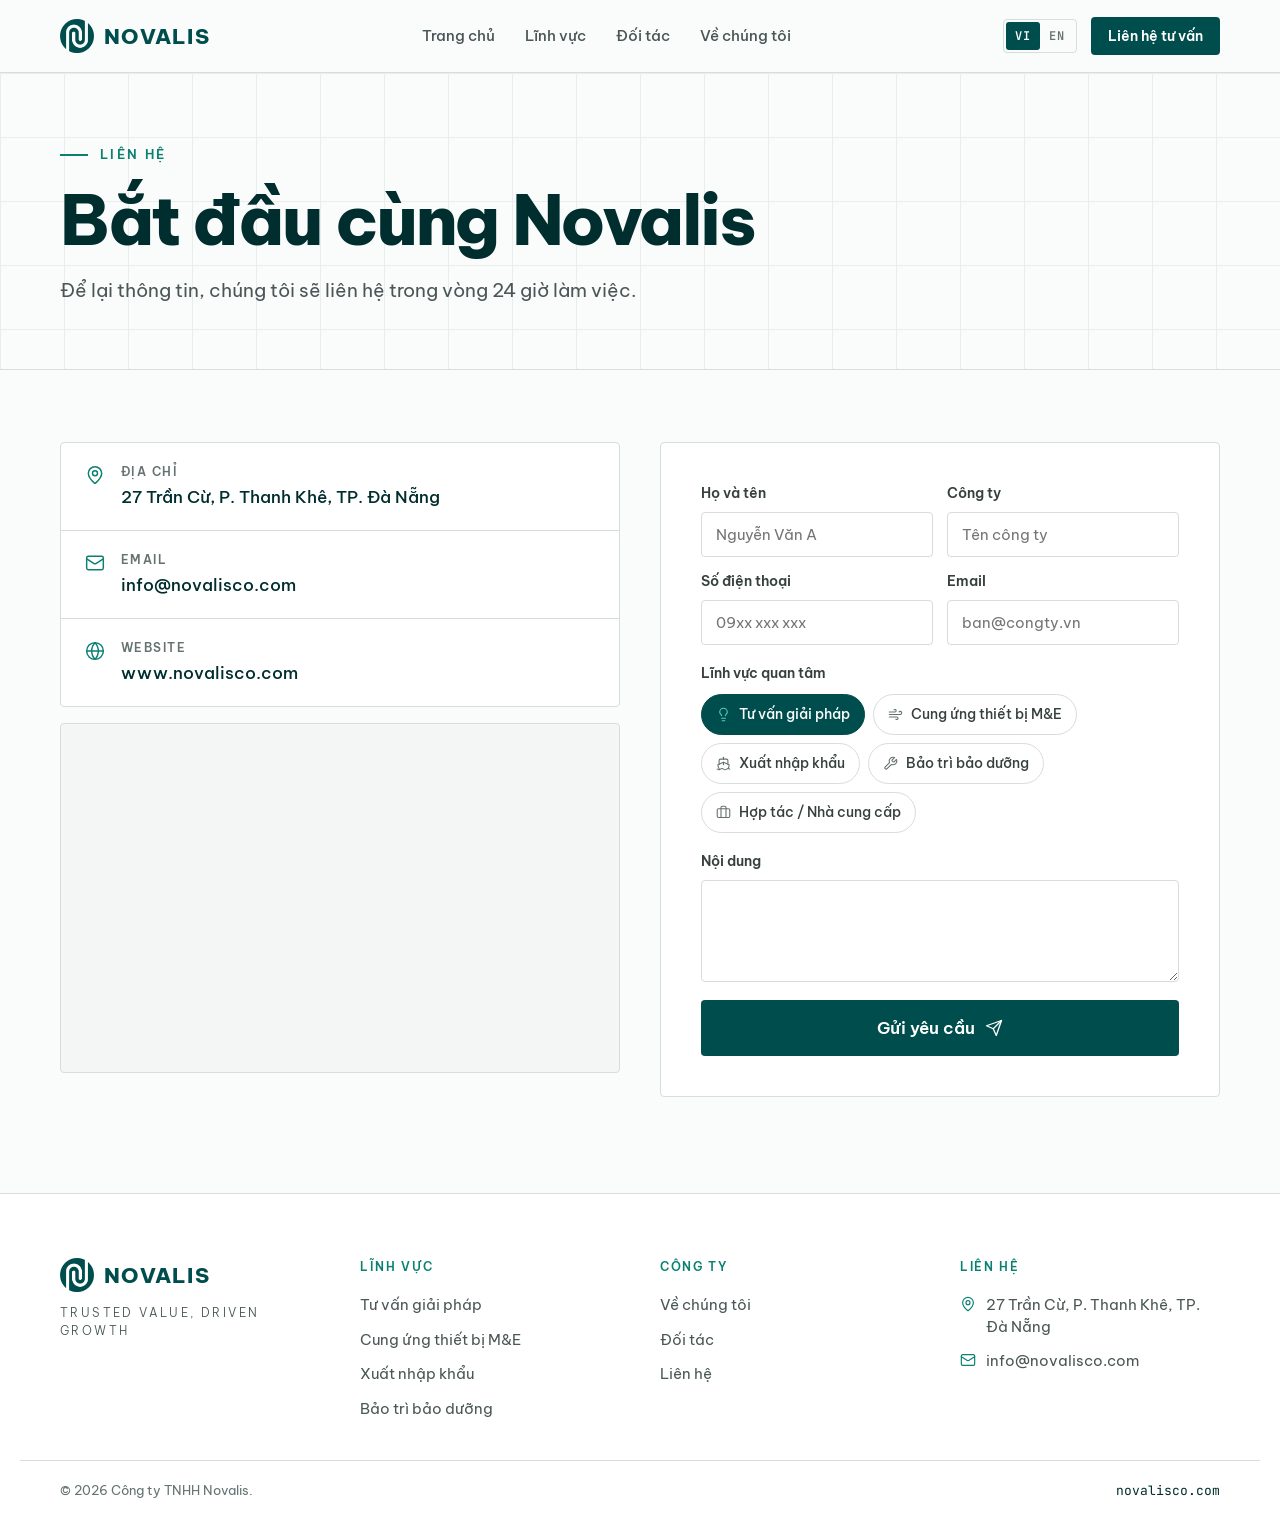
<file: lien-he.html>
<!doctype html>
<html lang="vi">
<head>
<meta charset="utf-8">
<meta name="viewport" content="width=device-width, initial-scale=1">
<title>Liên hệ — Novalis</title>
<meta name="description" content="Novalis là doanh nghiệp tại Đà Nẵng hoạt động trong tư vấn giải pháp, cung ứng thiết bị cơ điện (M&amp;E), xuất nhập khẩu và bảo trì bảo dưỡng. Trusted Value, Driven Growth.">
<link rel="canonical" href="https://www.novalisco.com/lien-he.html">
<link rel="alternate" hreflang="vi" href="https://www.novalisco.com/lien-he.html">
<link rel="alternate" hreflang="en" href="https://www.novalisco.com/en/contact.html">
<link rel="alternate" hreflang="x-default" href="https://www.novalisco.com/lien-he.html">
<meta property="og:type" content="website">
<meta property="og:site_name" content="Novalis">
<meta property="og:title" content="Liên hệ — Novalis">
<meta property="og:description" content="Novalis là doanh nghiệp tại Đà Nẵng hoạt động trong tư vấn giải pháp, cung ứng thiết bị cơ điện (M&amp;E), xuất nhập khẩu và bảo trì bảo dưỡng. Trusted Value, Driven Growth.">
<meta property="og:url" content="https://www.novalisco.com/lien-he.html">
<meta property="og:image" content="https://www.novalisco.com/assets/img/og.jpg">
<meta name="theme-color" content="#004d4d">
<link rel="icon" type="image/png" href="/assets/img/favicon.png">
<link rel="apple-touch-icon" href="/assets/img/apple-touch-icon.png">
<link rel="preconnect" href="https://fonts.googleapis.com">
<link rel="preconnect" href="https://fonts.gstatic.com" crossorigin>
<link href="https://fonts.googleapis.com/css2?family=Be+Vietnam+Pro:wght@300;400;500;600;700;800&family=JetBrains+Mono:wght@400;500;600&display=swap" rel="stylesheet">
<link rel="stylesheet" href="/assets/style.css">
</head>
<body>
<header class="site-header" id="hdr">
  <div class="wrap header-in">
    <a class="logo" href="/" aria-label="Novalis"><img src="/assets/img/novalis-mark.png" alt="" width="34" height="34"><span>NOVALIS</span></a>
    <nav class="nav" aria-label="Main"><a href="/">Trang chủ</a><a href="/linh-vuc.html">Lĩnh vực</a><a href="/doi-tac.html">Đối tác</a><a href="/ve-chung-toi.html">Về chúng tôi</a></nav>
    <div class="header-right">
      <div class="lang"><a href="/lien-he.html" lang="vi" class="on">VI</a><a href="/en/contact.html" lang="en">EN</a></div>
      <a class="btn btn-sm btn-primary header-cta" href="/lien-he.html">Liên hệ tư vấn</a>
      <button class="menu-btn" type="button" aria-label="Menu" aria-expanded="false" onclick="var h=document.getElementById('hdr');this.setAttribute('aria-expanded',h.classList.toggle('open'))"><span class="i-menu"><svg class="icon" width="20" height="20" viewBox="0 0 24 24" fill="none" stroke="currentColor" stroke-width="1.75" stroke-linecap="round" stroke-linejoin="round" aria-hidden="true"><path d="M4 6h16"/><path d="M4 12h16"/><path d="M4 18h16"/></svg></span><span class="i-x"><svg class="icon" width="20" height="20" viewBox="0 0 24 24" fill="none" stroke="currentColor" stroke-width="1.75" stroke-linecap="round" stroke-linejoin="round" aria-hidden="true"><path d="M18 6 6 18"/><path d="m6 6 12 12"/></svg></span></button>
    </div>
  </div>
  <nav class="mobile-nav" aria-label="Mobile"><a href="/">Trang chủ</a><a href="/linh-vuc.html">Lĩnh vực</a><a href="/doi-tac.html">Đối tác</a><a href="/ve-chung-toi.html">Về chúng tôi</a><a href="/lien-he.html" class="on">Liên hệ</a></nav>
</header>
<main>
<section class="page-hero grid-paper"><div class="wrap">
  <span class="eyebrow">Liên hệ</span><h1>Bắt đầu cùng Novalis</h1><p>Để lại thông tin, chúng tôi sẽ liên hệ trong vòng 24 giờ làm việc.</p>
</div></section>
<section class="wrap contact">
  <div class="contact-left">
    <div class="panel info"><div class="info-row"><svg class="icon" width="20" height="20" viewBox="0 0 24 24" fill="none" stroke="currentColor" stroke-width="1.75" stroke-linecap="round" stroke-linejoin="round" aria-hidden="true"><path d="M20 10c0 4.993-5.539 10.193-7.399 11.799a1 1 0 0 1-1.202 0C9.539 20.193 4 14.993 4 10a8 8 0 0 1 16 0"/><circle cx="12" cy="10" r="3"/></svg><div><div class="l">Địa chỉ</div><div class="v">27 Trần Cừ, P. Thanh Khê, TP. Đà Nẵng</div></div></div><div class="info-row"><svg class="icon" width="20" height="20" viewBox="0 0 24 24" fill="none" stroke="currentColor" stroke-width="1.75" stroke-linecap="round" stroke-linejoin="round" aria-hidden="true"><rect width="20" height="16" x="2" y="4" rx="2"/><path d="m22 7-8.97 5.7a1.94 1.94 0 0 1-2.06 0L2 7"/></svg><div><div class="l">Email</div><div class="v"><a href="mailto:info@novalisco.com">info@novalisco.com</a></div></div></div><div class="info-row"><svg class="icon" width="20" height="20" viewBox="0 0 24 24" fill="none" stroke="currentColor" stroke-width="1.75" stroke-linecap="round" stroke-linejoin="round" aria-hidden="true"><circle cx="12" cy="12" r="10"/><path d="M12 2a14.5 14.5 0 0 0 0 20 14.5 14.5 0 0 0 0-20"/><path d="M2 12h20"/></svg><div><div class="l">Website</div><div class="v">www.novalisco.com</div></div></div></div>
    <iframe class="map" title="Bản đồ vị trí" loading="lazy" referrerpolicy="no-referrer-when-downgrade" src="https://www.google.com/maps?q=27+Tr%E1%BA%A7n+C%E1%BB%AB,+Thanh+Kh%C3%AA,+%C4%90%C3%A0+N%E1%BA%B5ng&output=embed"></iframe>
  </div>
  <div class="panel form-card" id="formCard">
    <form class="form" id="contactForm" data-email="info@novalisco.com" data-subject="Yêu cầu tư vấn từ website">
      <div class="fields">
        <label class="field">Họ và tên<input name="name" data-label="Họ và tên" placeholder="Nguyễn Văn A" required autocomplete="name"></label>
        <label class="field">Công ty<input name="company" data-label="Công ty" placeholder="Tên công ty" autocomplete="organization"></label>
        <label class="field">Số điện thoại<input name="phone" data-label="Số điện thoại" placeholder="09xx xxx xxx" required autocomplete="tel"></label>
        <label class="field">Email<input name="email" data-label="Email" type="email" placeholder="ban@congty.vn" autocomplete="email"></label>
      </div>
      <div><div class="topic-l" id="topicL" data-label="Lĩnh vực quan tâm">Lĩnh vực quan tâm</div><div class="topics" role="radiogroup" aria-labelledby="topicL"><label><input type="radio" name="topic" value="Tư vấn giải pháp" checked><span><svg class="icon" width="15" height="15" viewBox="0 0 24 24" fill="none" stroke="currentColor" stroke-width="1.75" stroke-linecap="round" stroke-linejoin="round" aria-hidden="true"><path d="M15 14c.2-1 .7-1.7 1.5-2.5 1-.9 1.5-2.2 1.5-3.5A6 6 0 0 0 6 8c0 1 .2 2.2 1.5 3.5.7.7 1.3 1.5 1.5 2.5"/><path d="M9 18h6"/><path d="M10 22h4"/></svg>Tư vấn giải pháp</span></label><label><input type="radio" name="topic" value="Cung ứng thiết bị M&amp;E"><span><svg class="icon" width="15" height="15" viewBox="0 0 24 24" fill="none" stroke="currentColor" stroke-width="1.75" stroke-linecap="round" stroke-linejoin="round" aria-hidden="true"><path d="M17.7 7.7a2.5 2.5 0 1 1 1.8 4.3H2"/><path d="M9.6 4.6A2 2 0 1 1 11 8H2"/><path d="M12.6 19.4A2 2 0 1 0 14 16H2"/></svg>Cung ứng thiết bị M&amp;E</span></label><label><input type="radio" name="topic" value="Xuất nhập khẩu"><span><svg class="icon" width="15" height="15" viewBox="0 0 24 24" fill="none" stroke="currentColor" stroke-width="1.75" stroke-linecap="round" stroke-linejoin="round" aria-hidden="true"><path d="M2 21c.6.5 1.2 1 2.5 1 2.5 0 2.5-2 5-2 1.3 0 1.9.5 2.5 1 .6.5 1.2 1 2.5 1 2.5 0 2.5-2 5-2 1.3 0 1.9.5 2.5 1"/><path d="M19.38 20A11.6 11.6 0 0 0 21 14l-9-4-9 4c0 2.9.94 5.34 2.81 7.76"/><path d="M19 13V7a2 2 0 0 0-2-2H7a2 2 0 0 0-2 2v6"/><path d="M12 10v4"/><path d="M12 2v3"/></svg>Xuất nhập khẩu</span></label><label><input type="radio" name="topic" value="Bảo trì bảo dưỡng"><span><svg class="icon" width="15" height="15" viewBox="0 0 24 24" fill="none" stroke="currentColor" stroke-width="1.75" stroke-linecap="round" stroke-linejoin="round" aria-hidden="true"><path d="M14.7 6.3a1 1 0 0 0 0 1.4l1.6 1.6a1 1 0 0 0 1.4 0l3.77-3.77a6 6 0 0 1-7.94 7.94l-6.91 6.91a2.12 2.12 0 0 1-3-3l6.91-6.91a6 6 0 0 1 7.94-7.94l-3.76 3.76z"/></svg>Bảo trì bảo dưỡng</span></label><label><input type="radio" name="topic" data-key="partner" value="Hợp tác / Nhà cung cấp"><span><svg class="icon" width="15" height="15" viewBox="0 0 24 24" fill="none" stroke="currentColor" stroke-width="1.75" stroke-linecap="round" stroke-linejoin="round" aria-hidden="true"><path d="M16 20V4a2 2 0 0 0-2-2h-4a2 2 0 0 0-2 2v16"/><rect width="20" height="14" x="2" y="6" rx="2"/></svg>Hợp tác / Nhà cung cấp</span></label></div></div>
      <label class="field">Nội dung<textarea name="msg" data-label="Nội dung" rows="4"></textarea></label>
      <button class="btn btn-lg btn-primary btn-full" type="submit">Gửi yêu cầu<svg class="icon" width="18" height="18" viewBox="0 0 24 24" fill="none" stroke="currentColor" stroke-width="1.75" stroke-linecap="round" stroke-linejoin="round" aria-hidden="true"><path d="m22 2-7 20-4-9-9-4Z"/><path d="M22 2 11 13"/></svg></button>
    </form>
    <div class="form-ok" role="status">
      <span class="tick"><svg class="icon" width="28" height="28" viewBox="0 0 24 24" fill="none" stroke="currentColor" stroke-width="1.75" stroke-linecap="round" stroke-linejoin="round" aria-hidden="true"><path d="M20 6 9 17l-5-5"/></svg></span>
      <h3>Đang mở email của bạn</h3><p>Nội dung đã được điền sẵn — bạn chỉ cần bấm Gửi trong ứng dụng email. Nếu ứng dụng không tự mở, vui lòng gửi trực tiếp tới info@novalisco.com.</p>
      <button class="btn btn-secondary" type="button" onclick="document.getElementById('formCard').classList.remove('sent')">Soạn yêu cầu khác</button>
    </div>
  </div>
</section>
<script src="/assets/site.js" defer></script>
</main>
<footer class="site-footer">
  <div class="wrap footer-in">
    <div><a class="logo" href="/" aria-label="Novalis"><img src="/assets/img/novalis-mark.png" alt="" width="34" height="34"><span>NOVALIS</span></a><p class="footer-tag">Trusted Value, Driven Growth</p></div>
    <div><h5>Lĩnh vực</h5><a class="fl" href="/linh-vuc.html#consult">Tư vấn giải pháp</a><a class="fl" href="/linh-vuc.html#supply">Cung ứng thiết bị M&amp;E</a><a class="fl" href="/linh-vuc.html#trade">Xuất nhập khẩu</a><a class="fl" href="/linh-vuc.html#maintenance">Bảo trì bảo dưỡng</a></div>
    <div><h5>Công ty</h5><a class="fl" href="/ve-chung-toi.html">Về chúng tôi</a><a class="fl" href="/doi-tac.html">Đối tác</a><a class="fl" href="/lien-he.html">Liên hệ</a></div>
    <div><h5>Liên hệ</h5><p class="fi"><svg class="icon" width="16" height="16" viewBox="0 0 24 24" fill="none" stroke="currentColor" stroke-width="1.75" stroke-linecap="round" stroke-linejoin="round" aria-hidden="true"><path d="M20 10c0 4.993-5.539 10.193-7.399 11.799a1 1 0 0 1-1.202 0C9.539 20.193 4 14.993 4 10a8 8 0 0 1 16 0"/><circle cx="12" cy="10" r="3"/></svg><span>27 Trần Cừ, P. Thanh Khê, TP. Đà Nẵng</span></p><p class="fi"><svg class="icon" width="16" height="16" viewBox="0 0 24 24" fill="none" stroke="currentColor" stroke-width="1.75" stroke-linecap="round" stroke-linejoin="round" aria-hidden="true"><rect width="20" height="16" x="2" y="4" rx="2"/><path d="m22 7-8.97 5.7a1.94 1.94 0 0 1-2.06 0L2 7"/></svg><span>info@novalisco.com</span></p></div>
  </div>
  <div class="wrap footer-bottom"><span>© 2026 Công ty TNHH Novalis.</span><span class="mono">novalisco.com</span></div>
</footer>
</body>
</html>
</file>
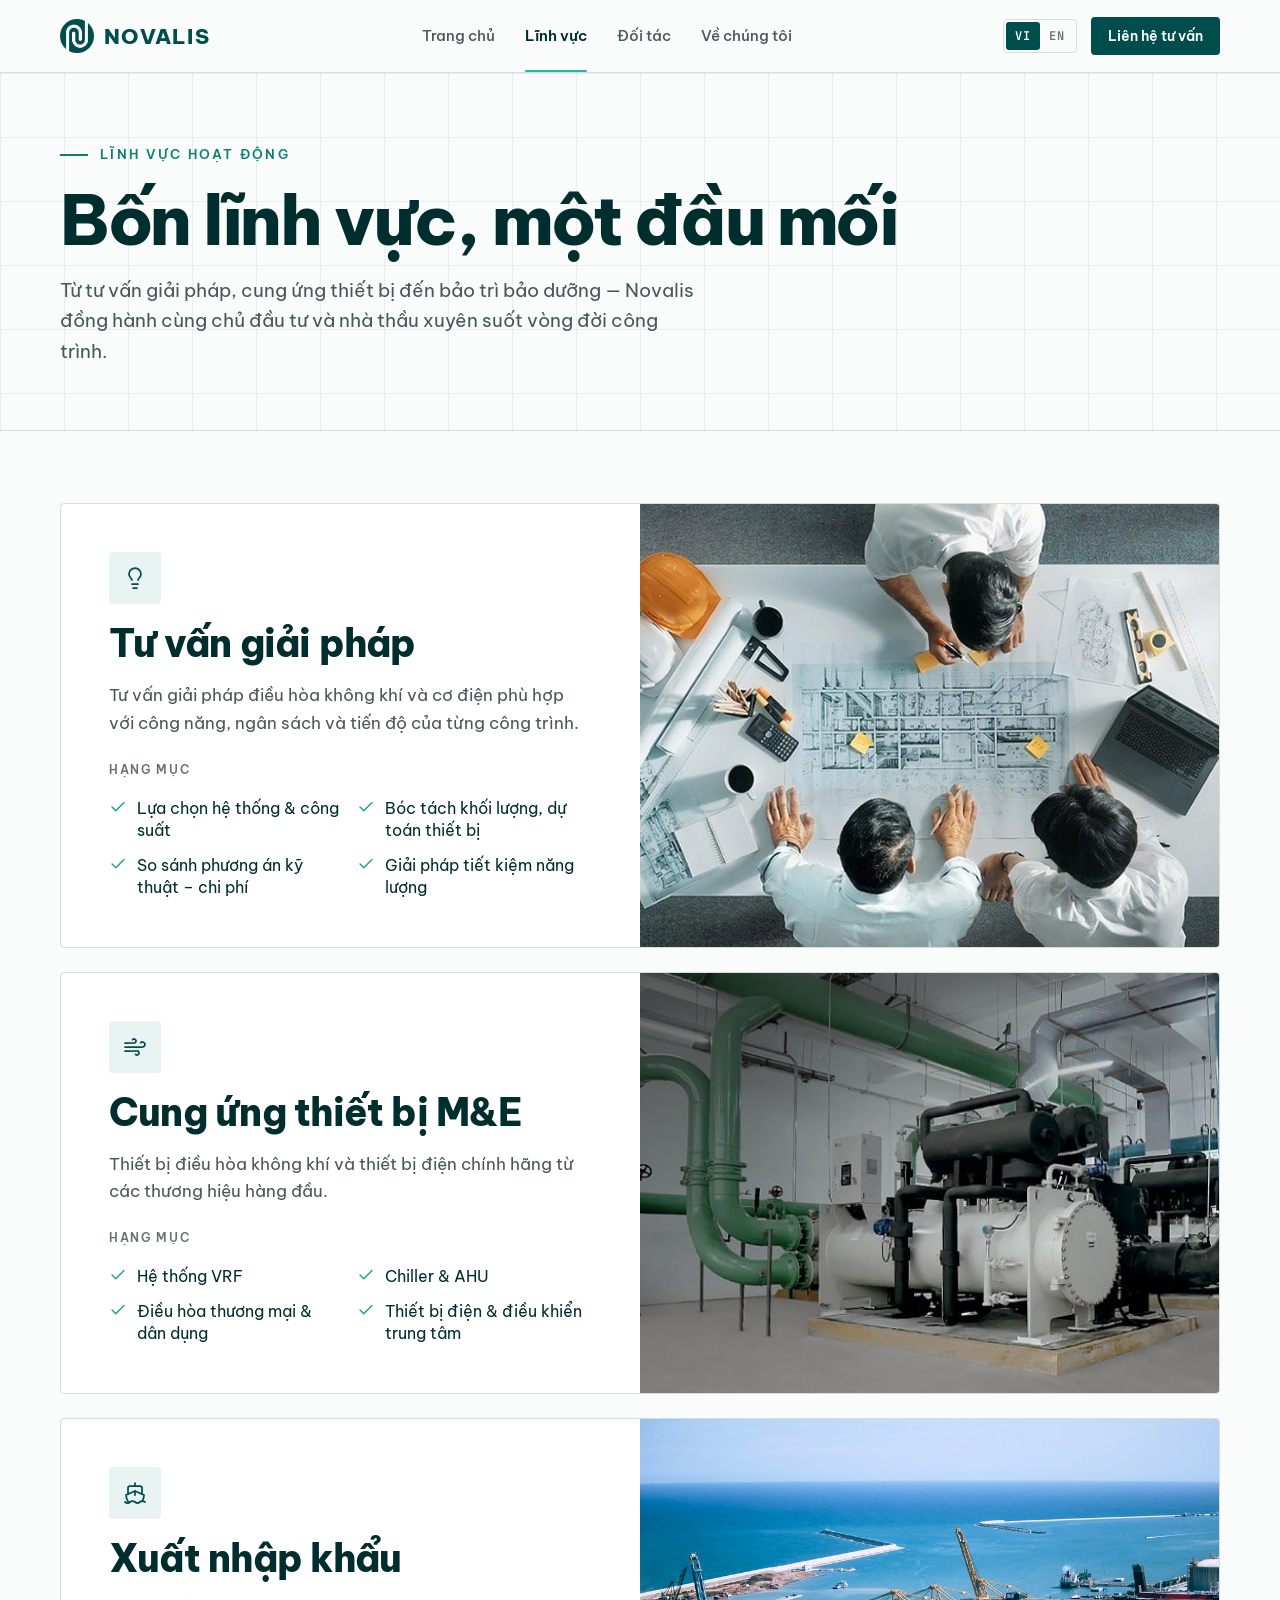
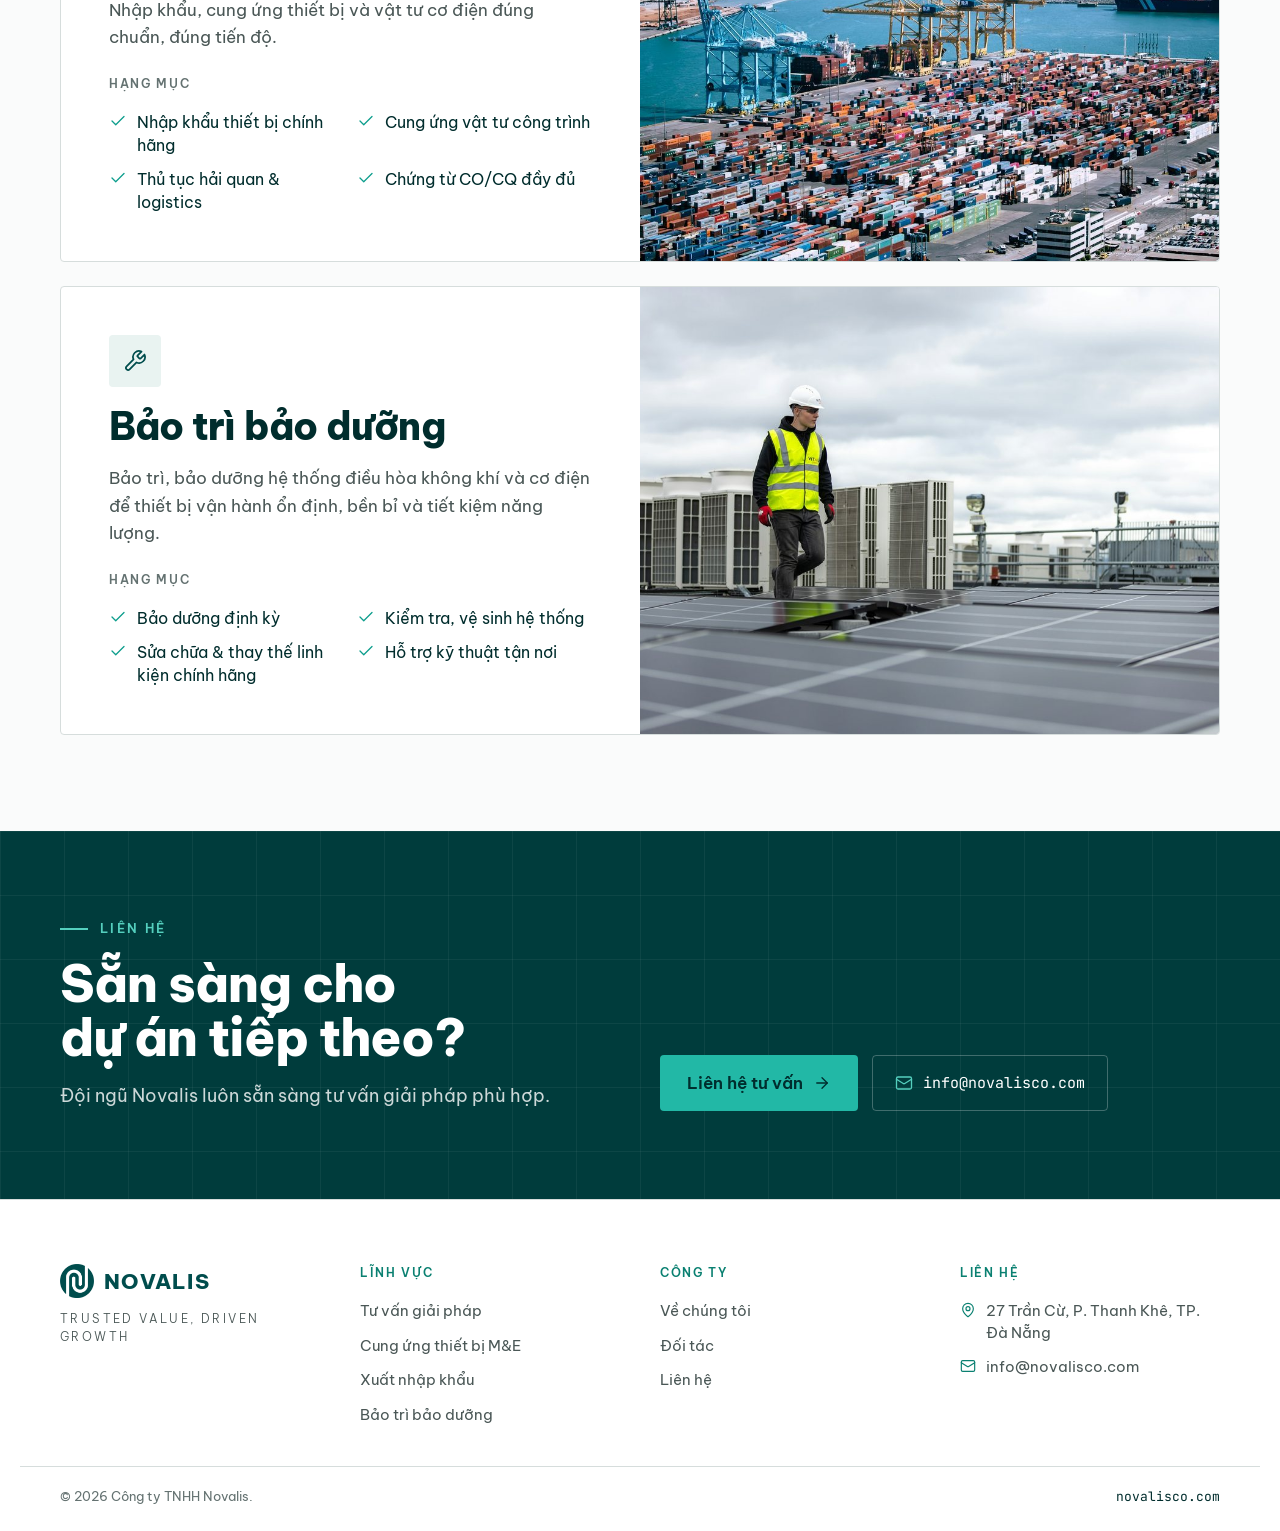
<file: linh-vuc.html>
<!doctype html>
<html lang="vi">
<head>
<meta charset="utf-8">
<meta name="viewport" content="width=device-width, initial-scale=1">
<title>Lĩnh vực hoạt động — Novalis</title>
<meta name="description" content="Novalis là doanh nghiệp tại Đà Nẵng hoạt động trong tư vấn giải pháp, cung ứng thiết bị cơ điện (M&amp;E), xuất nhập khẩu và bảo trì bảo dưỡng. Trusted Value, Driven Growth.">
<link rel="canonical" href="https://www.novalisco.com/linh-vuc.html">
<link rel="alternate" hreflang="vi" href="https://www.novalisco.com/linh-vuc.html">
<link rel="alternate" hreflang="en" href="https://www.novalisco.com/en/services.html">
<link rel="alternate" hreflang="x-default" href="https://www.novalisco.com/linh-vuc.html">
<meta property="og:type" content="website">
<meta property="og:site_name" content="Novalis">
<meta property="og:title" content="Lĩnh vực hoạt động — Novalis">
<meta property="og:description" content="Novalis là doanh nghiệp tại Đà Nẵng hoạt động trong tư vấn giải pháp, cung ứng thiết bị cơ điện (M&amp;E), xuất nhập khẩu và bảo trì bảo dưỡng. Trusted Value, Driven Growth.">
<meta property="og:url" content="https://www.novalisco.com/linh-vuc.html">
<meta property="og:image" content="https://www.novalisco.com/assets/img/og.jpg">
<meta name="theme-color" content="#004d4d">
<link rel="icon" type="image/png" href="/assets/img/favicon.png">
<link rel="apple-touch-icon" href="/assets/img/apple-touch-icon.png">
<link rel="preconnect" href="https://fonts.googleapis.com">
<link rel="preconnect" href="https://fonts.gstatic.com" crossorigin>
<link href="https://fonts.googleapis.com/css2?family=Be+Vietnam+Pro:wght@300;400;500;600;700;800&family=JetBrains+Mono:wght@400;500;600&display=swap" rel="stylesheet">
<link rel="stylesheet" href="/assets/style.css">
</head>
<body>
<header class="site-header" id="hdr">
  <div class="wrap header-in">
    <a class="logo" href="/" aria-label="Novalis"><img src="/assets/img/novalis-mark.png" alt="" width="34" height="34"><span>NOVALIS</span></a>
    <nav class="nav" aria-label="Main"><a href="/">Trang chủ</a><a href="/linh-vuc.html" class="on">Lĩnh vực</a><a href="/doi-tac.html">Đối tác</a><a href="/ve-chung-toi.html">Về chúng tôi</a></nav>
    <div class="header-right">
      <div class="lang"><a href="/linh-vuc.html" lang="vi" class="on">VI</a><a href="/en/services.html" lang="en">EN</a></div>
      <a class="btn btn-sm btn-primary header-cta" href="/lien-he.html">Liên hệ tư vấn</a>
      <button class="menu-btn" type="button" aria-label="Menu" aria-expanded="false" onclick="var h=document.getElementById('hdr');this.setAttribute('aria-expanded',h.classList.toggle('open'))"><span class="i-menu"><svg class="icon" width="20" height="20" viewBox="0 0 24 24" fill="none" stroke="currentColor" stroke-width="1.75" stroke-linecap="round" stroke-linejoin="round" aria-hidden="true"><path d="M4 6h16"/><path d="M4 12h16"/><path d="M4 18h16"/></svg></span><span class="i-x"><svg class="icon" width="20" height="20" viewBox="0 0 24 24" fill="none" stroke="currentColor" stroke-width="1.75" stroke-linecap="round" stroke-linejoin="round" aria-hidden="true"><path d="M18 6 6 18"/><path d="m6 6 12 12"/></svg></span></button>
    </div>
  </div>
  <nav class="mobile-nav" aria-label="Mobile"><a href="/">Trang chủ</a><a href="/linh-vuc.html" class="on">Lĩnh vực</a><a href="/doi-tac.html">Đối tác</a><a href="/ve-chung-toi.html">Về chúng tôi</a><a href="/lien-he.html">Liên hệ</a></nav>
</header>
<main>
<section class="page-hero grid-paper"><div class="wrap">
  <span class="eyebrow">Lĩnh vực hoạt động</span><h1>Bốn lĩnh vực, một đầu mối</h1><p>Từ tư vấn giải pháp, cung ứng thiết bị đến bảo trì bảo dưỡng — Novalis đồng hành cùng chủ đầu tư và nhà thầu xuyên suốt vòng đời công trình.</p>
</div></section><section class="wrap svc-list"><article class="panel svc" id="consult">
  <div class="svc-body">
    <div class="svc-top"><span class="svc-ico"><svg class="icon" width="24" height="24" viewBox="0 0 24 24" fill="none" stroke="currentColor" stroke-width="1.75" stroke-linecap="round" stroke-linejoin="round" aria-hidden="true"><path d="M15 14c.2-1 .7-1.7 1.5-2.5 1-.9 1.5-2.2 1.5-3.5A6 6 0 0 0 6 8c0 1 .2 2.2 1.5 3.5.7.7 1.3 1.5 1.5 2.5"/><path d="M9 18h6"/><path d="M10 22h4"/></svg></span></div>
    <h2>Tư vấn giải pháp</h2><p>Tư vấn giải pháp điều hòa không khí và cơ điện phù hợp với công năng, ngân sách và tiến độ của từng công trình.</p>
    <div class="cap">Hạng mục</div>
    <ul class="checks"><li><svg class="icon" width="18" height="18" viewBox="0 0 24 24" fill="none" stroke="currentColor" stroke-width="1.75" stroke-linecap="round" stroke-linejoin="round" aria-hidden="true"><path d="M20 6 9 17l-5-5"/></svg><span>Lựa chọn hệ thống &amp; công suất</span></li><li><svg class="icon" width="18" height="18" viewBox="0 0 24 24" fill="none" stroke="currentColor" stroke-width="1.75" stroke-linecap="round" stroke-linejoin="round" aria-hidden="true"><path d="M20 6 9 17l-5-5"/></svg><span>Bóc tách khối lượng, dự toán thiết bị</span></li><li><svg class="icon" width="18" height="18" viewBox="0 0 24 24" fill="none" stroke="currentColor" stroke-width="1.75" stroke-linecap="round" stroke-linejoin="round" aria-hidden="true"><path d="M20 6 9 17l-5-5"/></svg><span>So sánh phương án kỹ thuật – chi phí</span></li><li><svg class="icon" width="18" height="18" viewBox="0 0 24 24" fill="none" stroke="currentColor" stroke-width="1.75" stroke-linecap="round" stroke-linejoin="round" aria-hidden="true"><path d="M20 6 9 17l-5-5"/></svg><span>Giải pháp tiết kiệm năng lượng</span></li></ul>
  </div>
  <div class="photo"><img src="/assets/img/svc-consult.jpg" alt="Tư vấn giải pháp" loading="lazy"></div>
</article><article class="panel svc" id="supply">
  <div class="svc-body">
    <div class="svc-top"><span class="svc-ico"><svg class="icon" width="24" height="24" viewBox="0 0 24 24" fill="none" stroke="currentColor" stroke-width="1.75" stroke-linecap="round" stroke-linejoin="round" aria-hidden="true"><path d="M17.7 7.7a2.5 2.5 0 1 1 1.8 4.3H2"/><path d="M9.6 4.6A2 2 0 1 1 11 8H2"/><path d="M12.6 19.4A2 2 0 1 0 14 16H2"/></svg></span></div>
    <h2>Cung ứng thiết bị M&amp;E</h2><p>Thiết bị điều hòa không khí và thiết bị điện chính hãng từ các thương hiệu hàng đầu.</p>
    <div class="cap">Hạng mục</div>
    <ul class="checks"><li><svg class="icon" width="18" height="18" viewBox="0 0 24 24" fill="none" stroke="currentColor" stroke-width="1.75" stroke-linecap="round" stroke-linejoin="round" aria-hidden="true"><path d="M20 6 9 17l-5-5"/></svg><span>Hệ thống VRF</span></li><li><svg class="icon" width="18" height="18" viewBox="0 0 24 24" fill="none" stroke="currentColor" stroke-width="1.75" stroke-linecap="round" stroke-linejoin="round" aria-hidden="true"><path d="M20 6 9 17l-5-5"/></svg><span>Chiller &amp; AHU</span></li><li><svg class="icon" width="18" height="18" viewBox="0 0 24 24" fill="none" stroke="currentColor" stroke-width="1.75" stroke-linecap="round" stroke-linejoin="round" aria-hidden="true"><path d="M20 6 9 17l-5-5"/></svg><span>Điều hòa thương mại &amp; dân dụng</span></li><li><svg class="icon" width="18" height="18" viewBox="0 0 24 24" fill="none" stroke="currentColor" stroke-width="1.75" stroke-linecap="round" stroke-linejoin="round" aria-hidden="true"><path d="M20 6 9 17l-5-5"/></svg><span>Thiết bị điện &amp; điều khiển trung tâm</span></li></ul>
  </div>
  <div class="photo"><img src="/assets/img/svc-supply.jpg" alt="Cung ứng thiết bị M&amp;E" loading="lazy"></div>
</article><article class="panel svc" id="trade">
  <div class="svc-body">
    <div class="svc-top"><span class="svc-ico"><svg class="icon" width="24" height="24" viewBox="0 0 24 24" fill="none" stroke="currentColor" stroke-width="1.75" stroke-linecap="round" stroke-linejoin="round" aria-hidden="true"><path d="M2 21c.6.5 1.2 1 2.5 1 2.5 0 2.5-2 5-2 1.3 0 1.9.5 2.5 1 .6.5 1.2 1 2.5 1 2.5 0 2.5-2 5-2 1.3 0 1.9.5 2.5 1"/><path d="M19.38 20A11.6 11.6 0 0 0 21 14l-9-4-9 4c0 2.9.94 5.34 2.81 7.76"/><path d="M19 13V7a2 2 0 0 0-2-2H7a2 2 0 0 0-2 2v6"/><path d="M12 10v4"/><path d="M12 2v3"/></svg></span></div>
    <h2>Xuất nhập khẩu</h2><p>Nhập khẩu, cung ứng thiết bị và vật tư cơ điện đúng chuẩn, đúng tiến độ.</p>
    <div class="cap">Hạng mục</div>
    <ul class="checks"><li><svg class="icon" width="18" height="18" viewBox="0 0 24 24" fill="none" stroke="currentColor" stroke-width="1.75" stroke-linecap="round" stroke-linejoin="round" aria-hidden="true"><path d="M20 6 9 17l-5-5"/></svg><span>Nhập khẩu thiết bị chính hãng</span></li><li><svg class="icon" width="18" height="18" viewBox="0 0 24 24" fill="none" stroke="currentColor" stroke-width="1.75" stroke-linecap="round" stroke-linejoin="round" aria-hidden="true"><path d="M20 6 9 17l-5-5"/></svg><span>Cung ứng vật tư công trình</span></li><li><svg class="icon" width="18" height="18" viewBox="0 0 24 24" fill="none" stroke="currentColor" stroke-width="1.75" stroke-linecap="round" stroke-linejoin="round" aria-hidden="true"><path d="M20 6 9 17l-5-5"/></svg><span>Thủ tục hải quan &amp; logistics</span></li><li><svg class="icon" width="18" height="18" viewBox="0 0 24 24" fill="none" stroke="currentColor" stroke-width="1.75" stroke-linecap="round" stroke-linejoin="round" aria-hidden="true"><path d="M20 6 9 17l-5-5"/></svg><span>Chứng từ CO/CQ đầy đủ</span></li></ul>
  </div>
  <div class="photo"><img src="/assets/img/svc-trade.jpg" alt="Xuất nhập khẩu" loading="lazy"></div>
</article><article class="panel svc" id="maintenance">
  <div class="svc-body">
    <div class="svc-top"><span class="svc-ico"><svg class="icon" width="24" height="24" viewBox="0 0 24 24" fill="none" stroke="currentColor" stroke-width="1.75" stroke-linecap="round" stroke-linejoin="round" aria-hidden="true"><path d="M14.7 6.3a1 1 0 0 0 0 1.4l1.6 1.6a1 1 0 0 0 1.4 0l3.77-3.77a6 6 0 0 1-7.94 7.94l-6.91 6.91a2.12 2.12 0 0 1-3-3l6.91-6.91a6 6 0 0 1 7.94-7.94l-3.76 3.76z"/></svg></span></div>
    <h2>Bảo trì bảo dưỡng</h2><p>Bảo trì, bảo dưỡng hệ thống điều hòa không khí và cơ điện để thiết bị vận hành ổn định, bền bỉ và tiết kiệm năng lượng.</p>
    <div class="cap">Hạng mục</div>
    <ul class="checks"><li><svg class="icon" width="18" height="18" viewBox="0 0 24 24" fill="none" stroke="currentColor" stroke-width="1.75" stroke-linecap="round" stroke-linejoin="round" aria-hidden="true"><path d="M20 6 9 17l-5-5"/></svg><span>Bảo dưỡng định kỳ</span></li><li><svg class="icon" width="18" height="18" viewBox="0 0 24 24" fill="none" stroke="currentColor" stroke-width="1.75" stroke-linecap="round" stroke-linejoin="round" aria-hidden="true"><path d="M20 6 9 17l-5-5"/></svg><span>Kiểm tra, vệ sinh hệ thống</span></li><li><svg class="icon" width="18" height="18" viewBox="0 0 24 24" fill="none" stroke="currentColor" stroke-width="1.75" stroke-linecap="round" stroke-linejoin="round" aria-hidden="true"><path d="M20 6 9 17l-5-5"/></svg><span>Sửa chữa &amp; thay thế linh kiện chính hãng</span></li><li><svg class="icon" width="18" height="18" viewBox="0 0 24 24" fill="none" stroke="currentColor" stroke-width="1.75" stroke-linecap="round" stroke-linejoin="round" aria-hidden="true"><path d="M20 6 9 17l-5-5"/></svg><span>Hỗ trợ kỹ thuật tận nơi</span></li></ul>
  </div>
  <div class="photo"><img src="/assets/img/svc-maint.jpg" alt="Bảo trì bảo dưỡng" loading="lazy"></div>
</article></section><section class="cta">
  <div class="wrap">
    <div class="stack">
      <span class="eyebrow light">Liên hệ</span>
      <h2>Sẵn sàng cho dự án tiếp theo?</h2>
      <p>Đội ngũ Novalis luôn sẵn sàng tư vấn giải pháp phù hợp.</p>
    </div>
    <div class="cta-btns">
      <a class="btn btn-lg btn-accent" href="/lien-he.html">Liên hệ tư vấn<svg class="icon" width="18" height="18" viewBox="0 0 24 24" fill="none" stroke="currentColor" stroke-width="1.75" stroke-linecap="round" stroke-linejoin="round" aria-hidden="true"><path d="M5 12h14"/><path d="m12 5 7 7-7 7"/></svg></a>
      <a class="chip" href="mailto:info@novalisco.com"><svg class="icon" width="18" height="18" viewBox="0 0 24 24" fill="none" stroke="currentColor" stroke-width="1.75" stroke-linecap="round" stroke-linejoin="round" aria-hidden="true"><rect width="20" height="16" x="2" y="4" rx="2"/><path d="m22 7-8.97 5.7a1.94 1.94 0 0 1-2.06 0L2 7"/></svg>info@novalisco.com</a>
    </div>
  </div>
</section>
</main>
<footer class="site-footer">
  <div class="wrap footer-in">
    <div><a class="logo" href="/" aria-label="Novalis"><img src="/assets/img/novalis-mark.png" alt="" width="34" height="34"><span>NOVALIS</span></a><p class="footer-tag">Trusted Value, Driven Growth</p></div>
    <div><h5>Lĩnh vực</h5><a class="fl" href="/linh-vuc.html#consult">Tư vấn giải pháp</a><a class="fl" href="/linh-vuc.html#supply">Cung ứng thiết bị M&amp;E</a><a class="fl" href="/linh-vuc.html#trade">Xuất nhập khẩu</a><a class="fl" href="/linh-vuc.html#maintenance">Bảo trì bảo dưỡng</a></div>
    <div><h5>Công ty</h5><a class="fl" href="/ve-chung-toi.html">Về chúng tôi</a><a class="fl" href="/doi-tac.html">Đối tác</a><a class="fl" href="/lien-he.html">Liên hệ</a></div>
    <div><h5>Liên hệ</h5><p class="fi"><svg class="icon" width="16" height="16" viewBox="0 0 24 24" fill="none" stroke="currentColor" stroke-width="1.75" stroke-linecap="round" stroke-linejoin="round" aria-hidden="true"><path d="M20 10c0 4.993-5.539 10.193-7.399 11.799a1 1 0 0 1-1.202 0C9.539 20.193 4 14.993 4 10a8 8 0 0 1 16 0"/><circle cx="12" cy="10" r="3"/></svg><span>27 Trần Cừ, P. Thanh Khê, TP. Đà Nẵng</span></p><p class="fi"><svg class="icon" width="16" height="16" viewBox="0 0 24 24" fill="none" stroke="currentColor" stroke-width="1.75" stroke-linecap="round" stroke-linejoin="round" aria-hidden="true"><rect width="20" height="16" x="2" y="4" rx="2"/><path d="m22 7-8.97 5.7a1.94 1.94 0 0 1-2.06 0L2 7"/></svg><span>info@novalisco.com</span></p></div>
  </div>
  <div class="wrap footer-bottom"><span>© 2026 Công ty TNHH Novalis.</span><span class="mono">novalisco.com</span></div>
</footer>
</body>
</html>
</file>
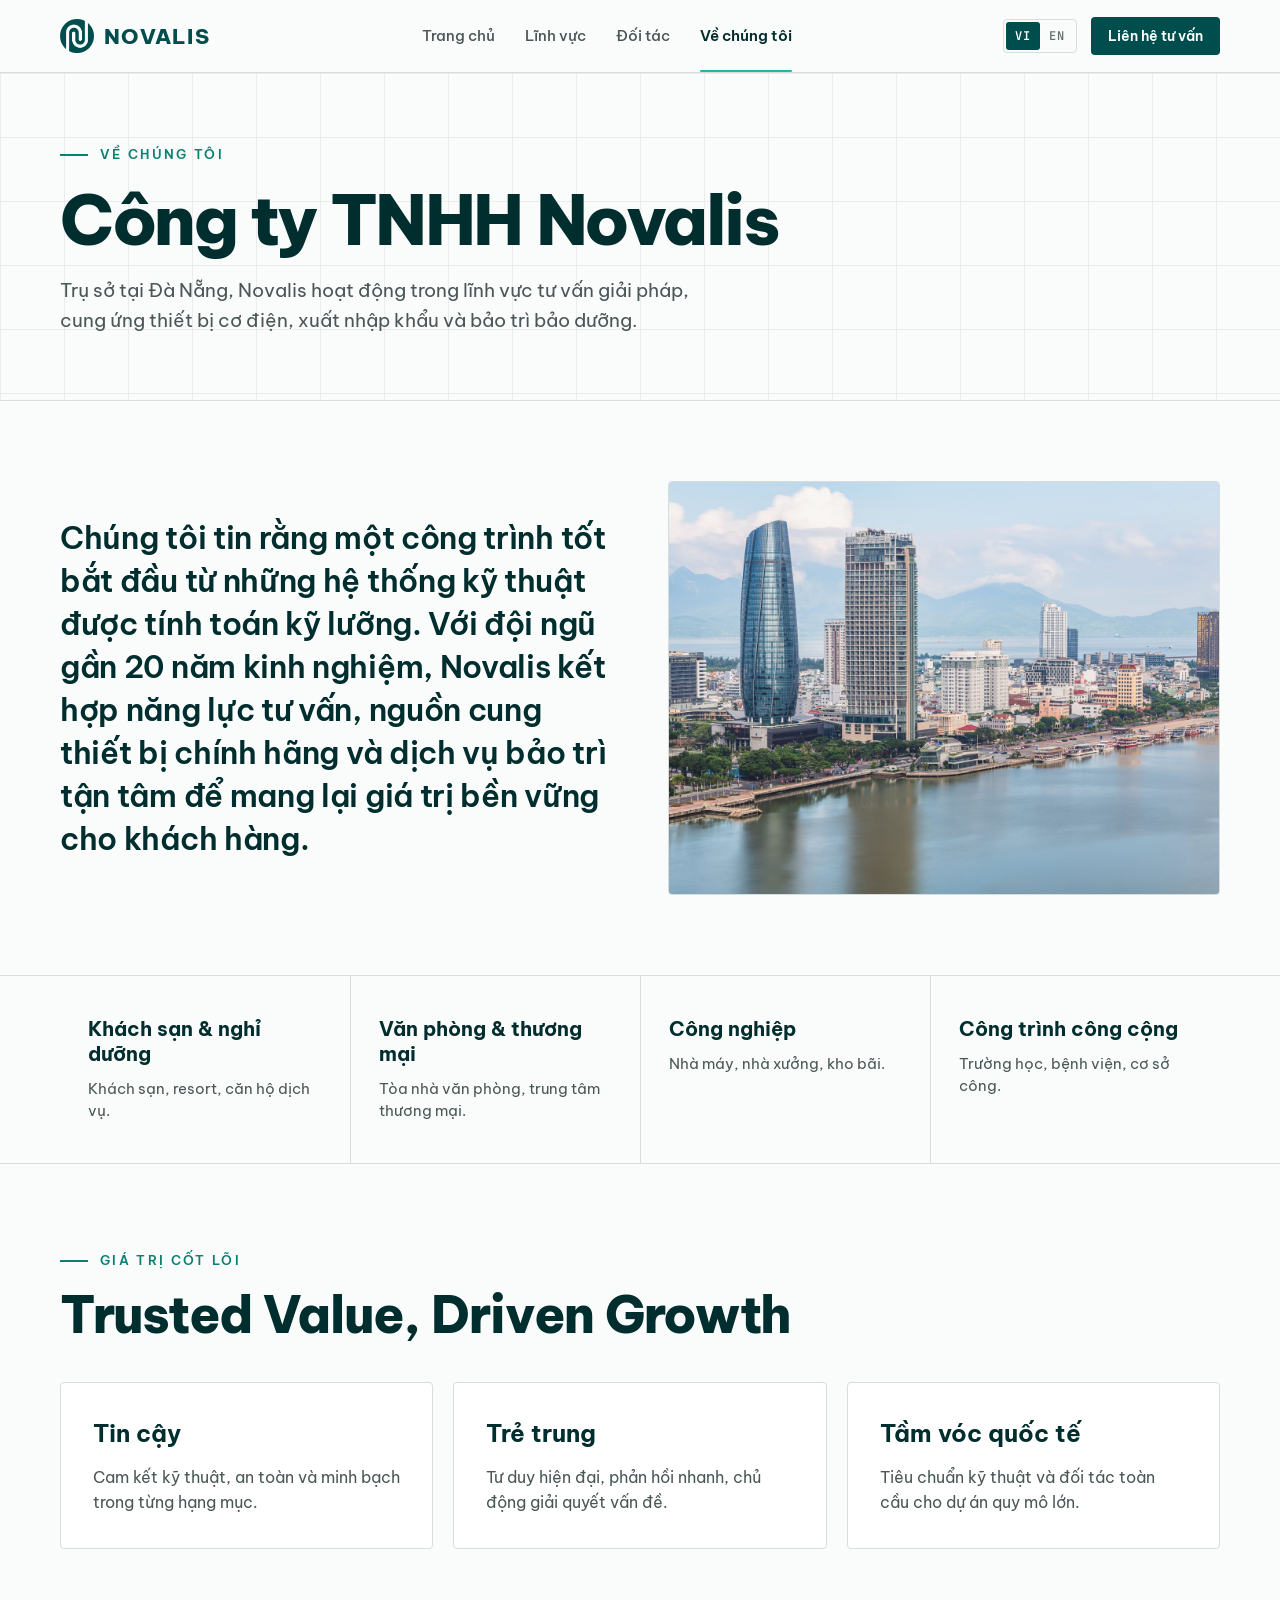
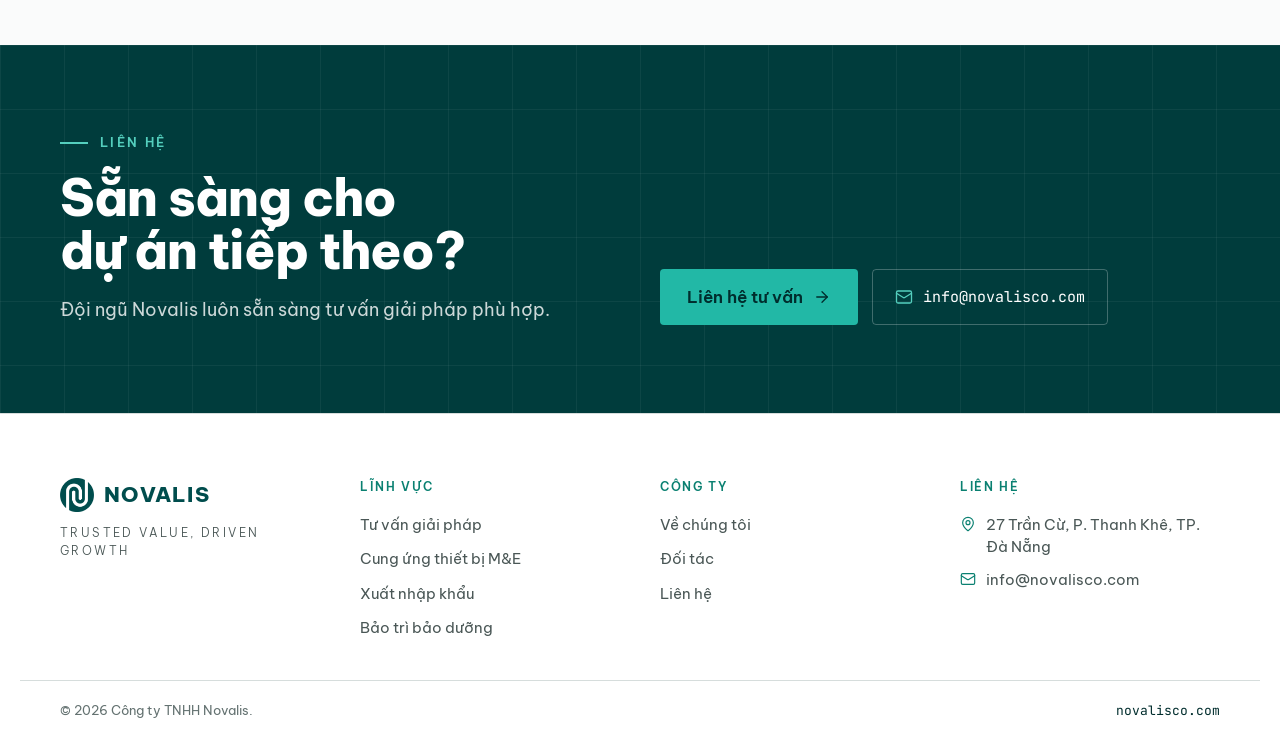
<file: ve-chung-toi.html>
<!doctype html>
<html lang="vi">
<head>
<meta charset="utf-8">
<meta name="viewport" content="width=device-width, initial-scale=1">
<title>Về chúng tôi — Công ty TNHH Novalis</title>
<meta name="description" content="Novalis là doanh nghiệp tại Đà Nẵng hoạt động trong tư vấn giải pháp, cung ứng thiết bị cơ điện (M&amp;E), xuất nhập khẩu và bảo trì bảo dưỡng. Trusted Value, Driven Growth.">
<link rel="canonical" href="https://www.novalisco.com/ve-chung-toi.html">
<link rel="alternate" hreflang="vi" href="https://www.novalisco.com/ve-chung-toi.html">
<link rel="alternate" hreflang="en" href="https://www.novalisco.com/en/about.html">
<link rel="alternate" hreflang="x-default" href="https://www.novalisco.com/ve-chung-toi.html">
<meta property="og:type" content="website">
<meta property="og:site_name" content="Novalis">
<meta property="og:title" content="Về chúng tôi — Công ty TNHH Novalis">
<meta property="og:description" content="Novalis là doanh nghiệp tại Đà Nẵng hoạt động trong tư vấn giải pháp, cung ứng thiết bị cơ điện (M&amp;E), xuất nhập khẩu và bảo trì bảo dưỡng. Trusted Value, Driven Growth.">
<meta property="og:url" content="https://www.novalisco.com/ve-chung-toi.html">
<meta property="og:image" content="https://www.novalisco.com/assets/img/og.jpg">
<meta name="theme-color" content="#004d4d">
<link rel="icon" type="image/png" href="/assets/img/favicon.png">
<link rel="apple-touch-icon" href="/assets/img/apple-touch-icon.png">
<link rel="preconnect" href="https://fonts.googleapis.com">
<link rel="preconnect" href="https://fonts.gstatic.com" crossorigin>
<link href="https://fonts.googleapis.com/css2?family=Be+Vietnam+Pro:wght@300;400;500;600;700;800&family=JetBrains+Mono:wght@400;500;600&display=swap" rel="stylesheet">
<link rel="stylesheet" href="/assets/style.css">
</head>
<body>
<header class="site-header" id="hdr">
  <div class="wrap header-in">
    <a class="logo" href="/" aria-label="Novalis"><img src="/assets/img/novalis-mark.png" alt="" width="34" height="34"><span>NOVALIS</span></a>
    <nav class="nav" aria-label="Main"><a href="/">Trang chủ</a><a href="/linh-vuc.html">Lĩnh vực</a><a href="/doi-tac.html">Đối tác</a><a href="/ve-chung-toi.html" class="on">Về chúng tôi</a></nav>
    <div class="header-right">
      <div class="lang"><a href="/ve-chung-toi.html" lang="vi" class="on">VI</a><a href="/en/about.html" lang="en">EN</a></div>
      <a class="btn btn-sm btn-primary header-cta" href="/lien-he.html">Liên hệ tư vấn</a>
      <button class="menu-btn" type="button" aria-label="Menu" aria-expanded="false" onclick="var h=document.getElementById('hdr');this.setAttribute('aria-expanded',h.classList.toggle('open'))"><span class="i-menu"><svg class="icon" width="20" height="20" viewBox="0 0 24 24" fill="none" stroke="currentColor" stroke-width="1.75" stroke-linecap="round" stroke-linejoin="round" aria-hidden="true"><path d="M4 6h16"/><path d="M4 12h16"/><path d="M4 18h16"/></svg></span><span class="i-x"><svg class="icon" width="20" height="20" viewBox="0 0 24 24" fill="none" stroke="currentColor" stroke-width="1.75" stroke-linecap="round" stroke-linejoin="round" aria-hidden="true"><path d="M18 6 6 18"/><path d="m6 6 12 12"/></svg></span></button>
    </div>
  </div>
  <nav class="mobile-nav" aria-label="Mobile"><a href="/">Trang chủ</a><a href="/linh-vuc.html">Lĩnh vực</a><a href="/doi-tac.html">Đối tác</a><a href="/ve-chung-toi.html" class="on">Về chúng tôi</a><a href="/lien-he.html">Liên hệ</a></nav>
</header>
<main>
<section class="page-hero grid-paper"><div class="wrap">
  <span class="eyebrow">Về chúng tôi</span><h1>Công ty TNHH Novalis</h1><p>Trụ sở tại Đà Nẵng, Novalis hoạt động trong lĩnh vực tư vấn giải pháp, cung ứng thiết bị cơ điện, xuất nhập khẩu và bảo trì bảo dưỡng.</p>
</div></section>
<section class="wrap story">
  <p>Chúng tôi tin rằng một công trình tốt bắt đầu từ những hệ thống kỹ thuật được tính toán kỹ lưỡng. Với đội ngũ gần 20 năm kinh nghiệm, Novalis kết hợp năng lực tư vấn, nguồn cung thiết bị chính hãng và dịch vụ bảo trì tận tâm để mang lại giá trị bền vững cho khách hàng.</p>
  <figure><img src="/assets/img/about-danang.jpg" alt="Đà Nẵng" width="1400" height="1050" loading="lazy"></figure>
</section>
<section class="band"><div class="wrap"><div class="cell"><span class="t">Khách sạn &amp; nghỉ dưỡng</span><span class="d">Khách sạn, resort, căn hộ dịch vụ.</span></div><div class="cell"><span class="t">Văn phòng &amp; thương mại</span><span class="d">Tòa nhà văn phòng, trung tâm thương mại.</span></div><div class="cell"><span class="t">Công nghiệp</span><span class="d">Nhà máy, nhà xưởng, kho bãi.</span></div><div class="cell"><span class="t">Công trình công cộng</span><span class="d">Trường học, bệnh viện, cơ sở công.</span></div></div></section>
<section class="wrap" style="padding-top:80px;padding-bottom:96px">
  <span class="eyebrow">Giá trị cốt lõi</span>
  <h2 class="h2" style="margin:16px 0 40px">Trusted Value, Driven Growth</h2>
  <div class="values cards"><div class="value"><h3>Tin cậy</h3><p>Cam kết kỹ thuật, an toàn và minh bạch trong từng hạng mục.</p></div><div class="value"><h3>Trẻ trung</h3><p>Tư duy hiện đại, phản hồi nhanh, chủ động giải quyết vấn đề.</p></div><div class="value"><h3>Tầm vóc quốc tế</h3><p>Tiêu chuẩn kỹ thuật và đối tác toàn cầu cho dự án quy mô lớn.</p></div></div>
</section>
<section class="cta">
  <div class="wrap">
    <div class="stack">
      <span class="eyebrow light">Liên hệ</span>
      <h2>Sẵn sàng cho dự án tiếp theo?</h2>
      <p>Đội ngũ Novalis luôn sẵn sàng tư vấn giải pháp phù hợp.</p>
    </div>
    <div class="cta-btns">
      <a class="btn btn-lg btn-accent" href="/lien-he.html">Liên hệ tư vấn<svg class="icon" width="18" height="18" viewBox="0 0 24 24" fill="none" stroke="currentColor" stroke-width="1.75" stroke-linecap="round" stroke-linejoin="round" aria-hidden="true"><path d="M5 12h14"/><path d="m12 5 7 7-7 7"/></svg></a>
      <a class="chip" href="mailto:info@novalisco.com"><svg class="icon" width="18" height="18" viewBox="0 0 24 24" fill="none" stroke="currentColor" stroke-width="1.75" stroke-linecap="round" stroke-linejoin="round" aria-hidden="true"><rect width="20" height="16" x="2" y="4" rx="2"/><path d="m22 7-8.97 5.7a1.94 1.94 0 0 1-2.06 0L2 7"/></svg>info@novalisco.com</a>
    </div>
  </div>
</section>
</main>
<footer class="site-footer">
  <div class="wrap footer-in">
    <div><a class="logo" href="/" aria-label="Novalis"><img src="/assets/img/novalis-mark.png" alt="" width="34" height="34"><span>NOVALIS</span></a><p class="footer-tag">Trusted Value, Driven Growth</p></div>
    <div><h5>Lĩnh vực</h5><a class="fl" href="/linh-vuc.html#consult">Tư vấn giải pháp</a><a class="fl" href="/linh-vuc.html#supply">Cung ứng thiết bị M&amp;E</a><a class="fl" href="/linh-vuc.html#trade">Xuất nhập khẩu</a><a class="fl" href="/linh-vuc.html#maintenance">Bảo trì bảo dưỡng</a></div>
    <div><h5>Công ty</h5><a class="fl" href="/ve-chung-toi.html">Về chúng tôi</a><a class="fl" href="/doi-tac.html">Đối tác</a><a class="fl" href="/lien-he.html">Liên hệ</a></div>
    <div><h5>Liên hệ</h5><p class="fi"><svg class="icon" width="16" height="16" viewBox="0 0 24 24" fill="none" stroke="currentColor" stroke-width="1.75" stroke-linecap="round" stroke-linejoin="round" aria-hidden="true"><path d="M20 10c0 4.993-5.539 10.193-7.399 11.799a1 1 0 0 1-1.202 0C9.539 20.193 4 14.993 4 10a8 8 0 0 1 16 0"/><circle cx="12" cy="10" r="3"/></svg><span>27 Trần Cừ, P. Thanh Khê, TP. Đà Nẵng</span></p><p class="fi"><svg class="icon" width="16" height="16" viewBox="0 0 24 24" fill="none" stroke="currentColor" stroke-width="1.75" stroke-linecap="round" stroke-linejoin="round" aria-hidden="true"><rect width="20" height="16" x="2" y="4" rx="2"/><path d="m22 7-8.97 5.7a1.94 1.94 0 0 1-2.06 0L2 7"/></svg><span>info@novalisco.com</span></p></div>
  </div>
  <div class="wrap footer-bottom"><span>© 2026 Công ty TNHH Novalis.</span><span class="mono">novalisco.com</span></div>
</footer>
</body>
</html>
</file>
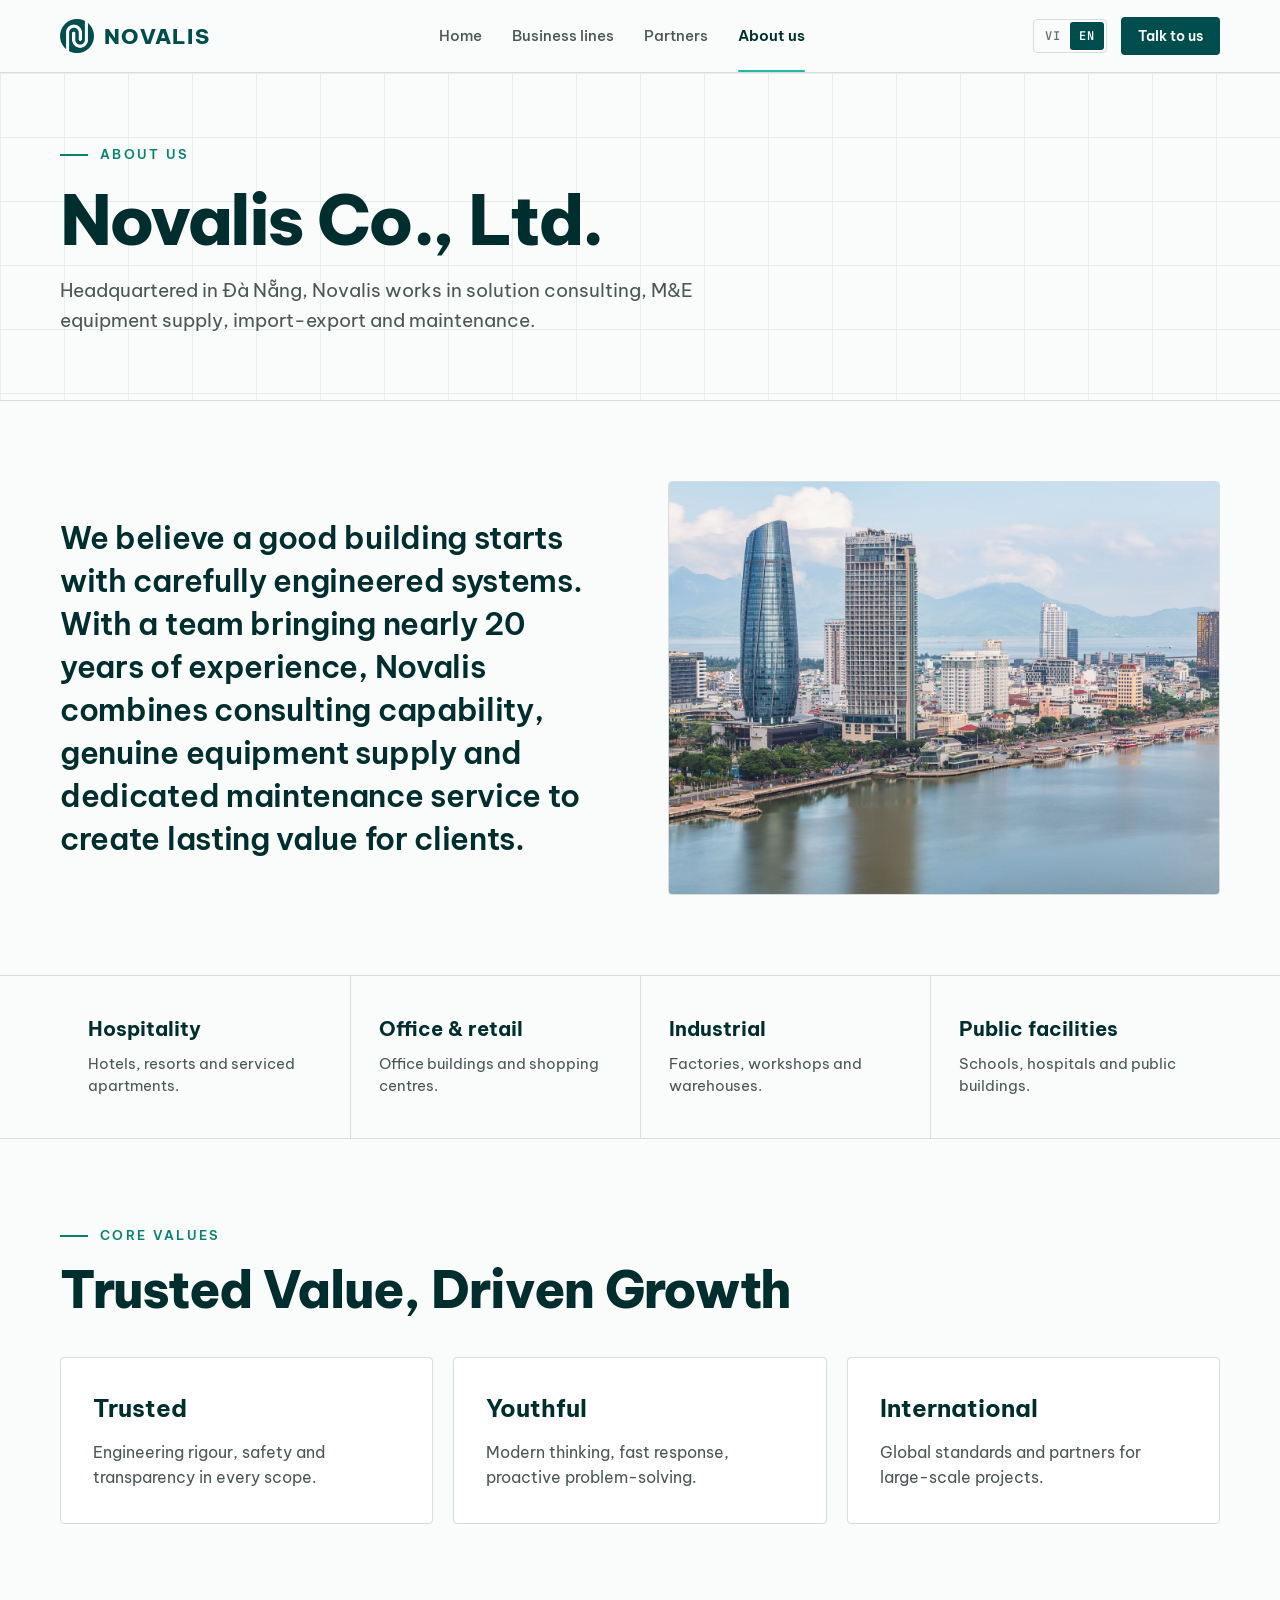
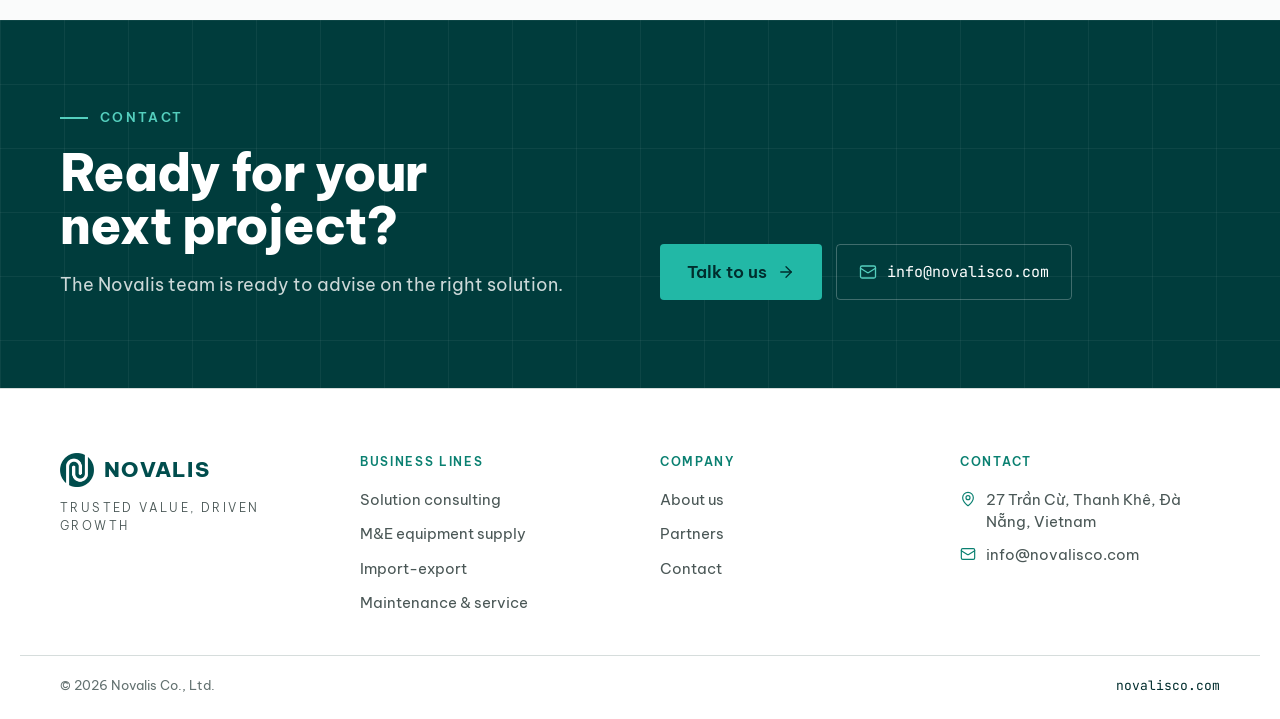
<file: en/about.html>
<!doctype html>
<html lang="en">
<head>
<meta charset="utf-8">
<meta name="viewport" content="width=device-width, initial-scale=1">
<title>About us — Novalis Co., Ltd.</title>
<meta name="description" content="Novalis is a Đà Nẵng-based company working across solution consulting, M&amp;E equipment supply, import-export and maintenance services. Trusted Value, Driven Growth.">
<link rel="canonical" href="https://www.novalisco.com/en/about.html">
<link rel="alternate" hreflang="vi" href="https://www.novalisco.com/ve-chung-toi.html">
<link rel="alternate" hreflang="en" href="https://www.novalisco.com/en/about.html">
<link rel="alternate" hreflang="x-default" href="https://www.novalisco.com/ve-chung-toi.html">
<meta property="og:type" content="website">
<meta property="og:site_name" content="Novalis">
<meta property="og:title" content="About us — Novalis Co., Ltd.">
<meta property="og:description" content="Novalis is a Đà Nẵng-based company working across solution consulting, M&amp;E equipment supply, import-export and maintenance services. Trusted Value, Driven Growth.">
<meta property="og:url" content="https://www.novalisco.com/en/about.html">
<meta property="og:image" content="https://www.novalisco.com/assets/img/og.jpg">
<meta name="theme-color" content="#004d4d">
<link rel="icon" type="image/png" href="/assets/img/favicon.png">
<link rel="apple-touch-icon" href="/assets/img/apple-touch-icon.png">
<link rel="preconnect" href="https://fonts.googleapis.com">
<link rel="preconnect" href="https://fonts.gstatic.com" crossorigin>
<link href="https://fonts.googleapis.com/css2?family=Be+Vietnam+Pro:wght@300;400;500;600;700;800&family=JetBrains+Mono:wght@400;500;600&display=swap" rel="stylesheet">
<link rel="stylesheet" href="/assets/style.css">
</head>
<body>
<header class="site-header" id="hdr">
  <div class="wrap header-in">
    <a class="logo" href="/en/" aria-label="Novalis"><img src="/assets/img/novalis-mark.png" alt="" width="34" height="34"><span>NOVALIS</span></a>
    <nav class="nav" aria-label="Main"><a href="/en/">Home</a><a href="/en/services.html">Business lines</a><a href="/en/partners.html">Partners</a><a href="/en/about.html" class="on">About us</a></nav>
    <div class="header-right">
      <div class="lang"><a href="/ve-chung-toi.html" lang="vi">VI</a><a href="/en/about.html" lang="en" class="on">EN</a></div>
      <a class="btn btn-sm btn-primary header-cta" href="/en/contact.html">Talk to us</a>
      <button class="menu-btn" type="button" aria-label="Menu" aria-expanded="false" onclick="var h=document.getElementById('hdr');this.setAttribute('aria-expanded',h.classList.toggle('open'))"><span class="i-menu"><svg class="icon" width="20" height="20" viewBox="0 0 24 24" fill="none" stroke="currentColor" stroke-width="1.75" stroke-linecap="round" stroke-linejoin="round" aria-hidden="true"><path d="M4 6h16"/><path d="M4 12h16"/><path d="M4 18h16"/></svg></span><span class="i-x"><svg class="icon" width="20" height="20" viewBox="0 0 24 24" fill="none" stroke="currentColor" stroke-width="1.75" stroke-linecap="round" stroke-linejoin="round" aria-hidden="true"><path d="M18 6 6 18"/><path d="m6 6 12 12"/></svg></span></button>
    </div>
  </div>
  <nav class="mobile-nav" aria-label="Mobile"><a href="/en/">Home</a><a href="/en/services.html">Business lines</a><a href="/en/partners.html">Partners</a><a href="/en/about.html" class="on">About us</a><a href="/en/contact.html">Contact</a></nav>
</header>
<main>
<section class="page-hero grid-paper"><div class="wrap">
  <span class="eyebrow">About us</span><h1>Novalis Co., Ltd.</h1><p>Headquartered in Đà Nẵng, Novalis works in solution consulting, M&amp;E equipment supply, import-export and maintenance.</p>
</div></section>
<section class="wrap story">
  <p>We believe a good building starts with carefully engineered systems. With a team bringing nearly 20 years of experience, Novalis combines consulting capability, genuine equipment supply and dedicated maintenance service to create lasting value for clients.</p>
  <figure><img src="/assets/img/about-danang.jpg" alt="Đà Nẵng" width="1400" height="1050" loading="lazy"></figure>
</section>
<section class="band"><div class="wrap"><div class="cell"><span class="t">Hospitality</span><span class="d">Hotels, resorts and serviced apartments.</span></div><div class="cell"><span class="t">Office &amp; retail</span><span class="d">Office buildings and shopping centres.</span></div><div class="cell"><span class="t">Industrial</span><span class="d">Factories, workshops and warehouses.</span></div><div class="cell"><span class="t">Public facilities</span><span class="d">Schools, hospitals and public buildings.</span></div></div></section>
<section class="wrap" style="padding-top:80px;padding-bottom:96px">
  <span class="eyebrow">Core values</span>
  <h2 class="h2" style="margin:16px 0 40px">Trusted Value, Driven Growth</h2>
  <div class="values cards"><div class="value"><h3>Trusted</h3><p>Engineering rigour, safety and transparency in every scope.</p></div><div class="value"><h3>Youthful</h3><p>Modern thinking, fast response, proactive problem-solving.</p></div><div class="value"><h3>International</h3><p>Global standards and partners for large-scale projects.</p></div></div>
</section>
<section class="cta">
  <div class="wrap">
    <div class="stack">
      <span class="eyebrow light">Contact</span>
      <h2>Ready for your next project?</h2>
      <p>The Novalis team is ready to advise on the right solution.</p>
    </div>
    <div class="cta-btns">
      <a class="btn btn-lg btn-accent" href="/en/contact.html">Talk to us<svg class="icon" width="18" height="18" viewBox="0 0 24 24" fill="none" stroke="currentColor" stroke-width="1.75" stroke-linecap="round" stroke-linejoin="round" aria-hidden="true"><path d="M5 12h14"/><path d="m12 5 7 7-7 7"/></svg></a>
      <a class="chip" href="mailto:info@novalisco.com"><svg class="icon" width="18" height="18" viewBox="0 0 24 24" fill="none" stroke="currentColor" stroke-width="1.75" stroke-linecap="round" stroke-linejoin="round" aria-hidden="true"><rect width="20" height="16" x="2" y="4" rx="2"/><path d="m22 7-8.97 5.7a1.94 1.94 0 0 1-2.06 0L2 7"/></svg>info@novalisco.com</a>
    </div>
  </div>
</section>
</main>
<footer class="site-footer">
  <div class="wrap footer-in">
    <div><a class="logo" href="/en/" aria-label="Novalis"><img src="/assets/img/novalis-mark.png" alt="" width="34" height="34"><span>NOVALIS</span></a><p class="footer-tag">Trusted Value, Driven Growth</p></div>
    <div><h5>Business lines</h5><a class="fl" href="/en/services.html#consult">Solution consulting</a><a class="fl" href="/en/services.html#supply">M&amp;E equipment supply</a><a class="fl" href="/en/services.html#trade">Import-export</a><a class="fl" href="/en/services.html#maintenance">Maintenance &amp; service</a></div>
    <div><h5>Company</h5><a class="fl" href="/en/about.html">About us</a><a class="fl" href="/en/partners.html">Partners</a><a class="fl" href="/en/contact.html">Contact</a></div>
    <div><h5>Contact</h5><p class="fi"><svg class="icon" width="16" height="16" viewBox="0 0 24 24" fill="none" stroke="currentColor" stroke-width="1.75" stroke-linecap="round" stroke-linejoin="round" aria-hidden="true"><path d="M20 10c0 4.993-5.539 10.193-7.399 11.799a1 1 0 0 1-1.202 0C9.539 20.193 4 14.993 4 10a8 8 0 0 1 16 0"/><circle cx="12" cy="10" r="3"/></svg><span>27 Trần Cừ, Thanh Khê, Đà Nẵng, Vietnam</span></p><p class="fi"><svg class="icon" width="16" height="16" viewBox="0 0 24 24" fill="none" stroke="currentColor" stroke-width="1.75" stroke-linecap="round" stroke-linejoin="round" aria-hidden="true"><rect width="20" height="16" x="2" y="4" rx="2"/><path d="m22 7-8.97 5.7a1.94 1.94 0 0 1-2.06 0L2 7"/></svg><span>info@novalisco.com</span></p></div>
  </div>
  <div class="wrap footer-bottom"><span>© 2026 Novalis Co., Ltd.</span><span class="mono">novalisco.com</span></div>
</footer>
</body>
</html>
</file>
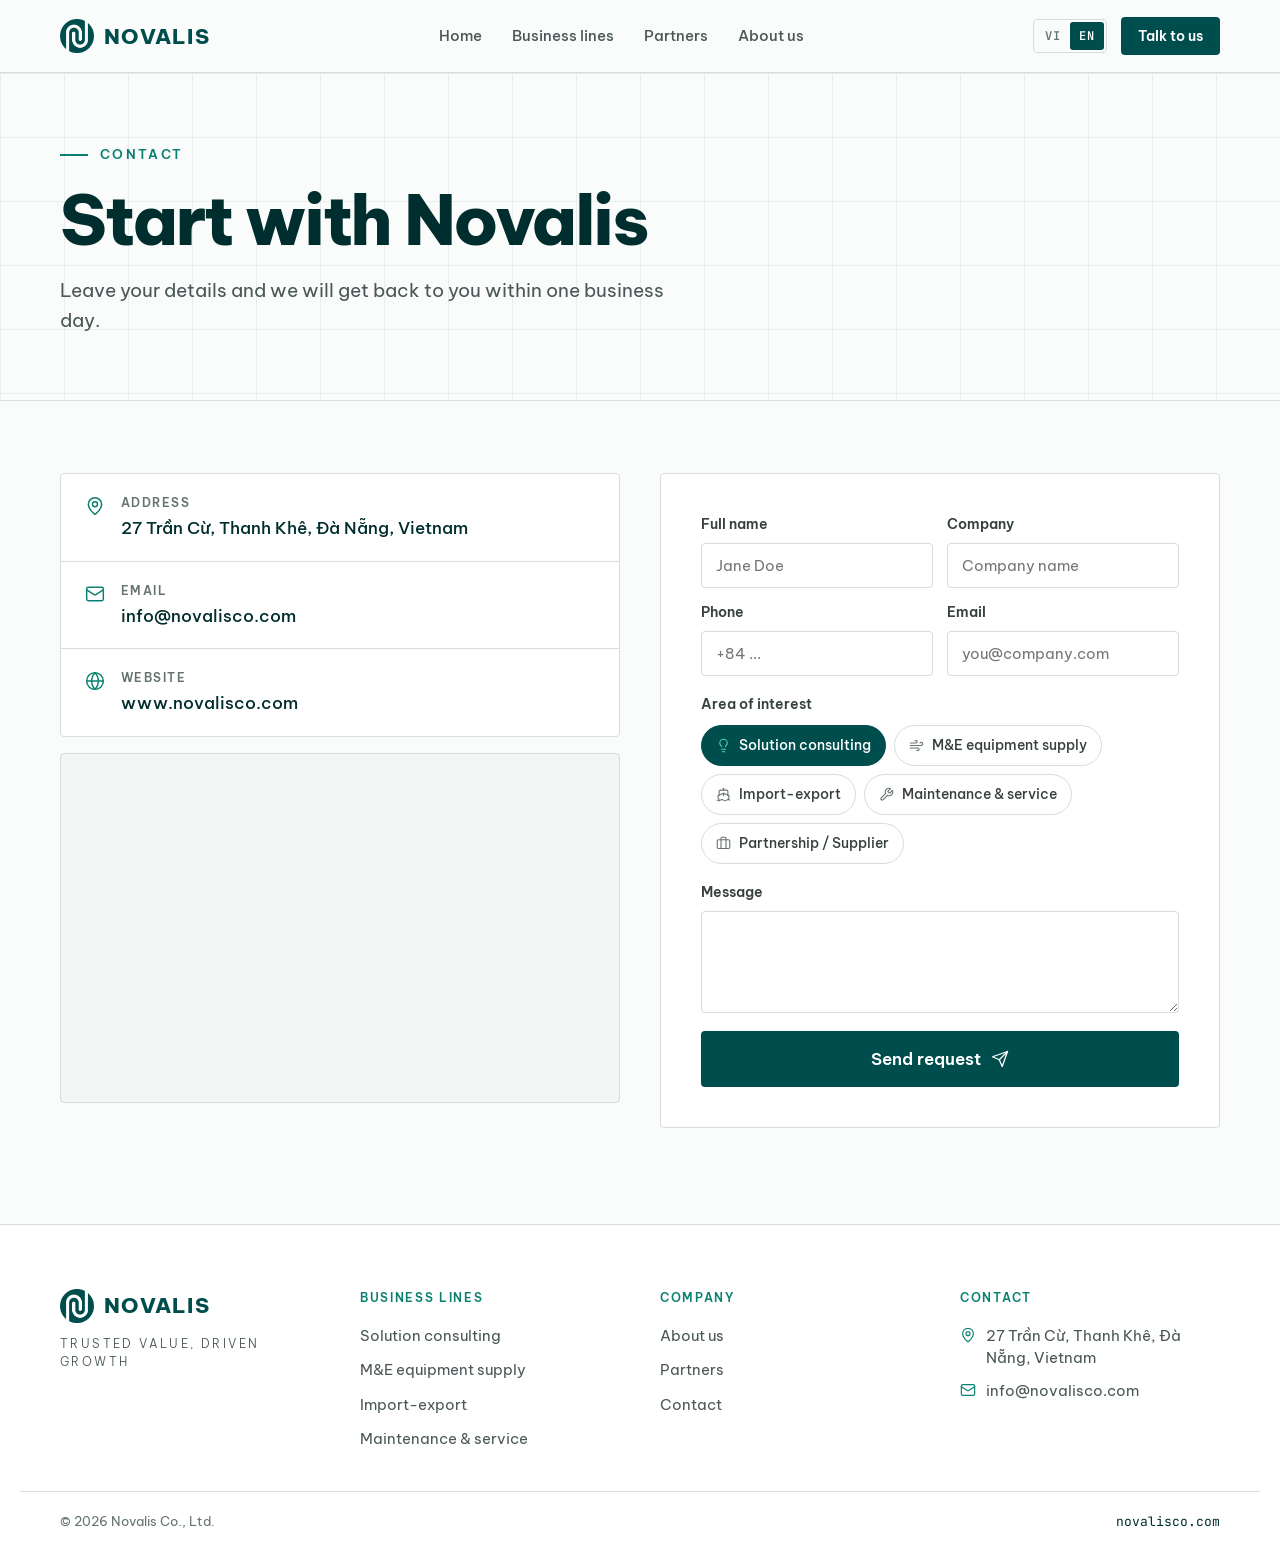
<file: en/contact.html>
<!doctype html>
<html lang="en">
<head>
<meta charset="utf-8">
<meta name="viewport" content="width=device-width, initial-scale=1">
<title>Contact — Novalis</title>
<meta name="description" content="Novalis is a Đà Nẵng-based company working across solution consulting, M&amp;E equipment supply, import-export and maintenance services. Trusted Value, Driven Growth.">
<link rel="canonical" href="https://www.novalisco.com/en/contact.html">
<link rel="alternate" hreflang="vi" href="https://www.novalisco.com/lien-he.html">
<link rel="alternate" hreflang="en" href="https://www.novalisco.com/en/contact.html">
<link rel="alternate" hreflang="x-default" href="https://www.novalisco.com/lien-he.html">
<meta property="og:type" content="website">
<meta property="og:site_name" content="Novalis">
<meta property="og:title" content="Contact — Novalis">
<meta property="og:description" content="Novalis is a Đà Nẵng-based company working across solution consulting, M&amp;E equipment supply, import-export and maintenance services. Trusted Value, Driven Growth.">
<meta property="og:url" content="https://www.novalisco.com/en/contact.html">
<meta property="og:image" content="https://www.novalisco.com/assets/img/og.jpg">
<meta name="theme-color" content="#004d4d">
<link rel="icon" type="image/png" href="/assets/img/favicon.png">
<link rel="apple-touch-icon" href="/assets/img/apple-touch-icon.png">
<link rel="preconnect" href="https://fonts.googleapis.com">
<link rel="preconnect" href="https://fonts.gstatic.com" crossorigin>
<link href="https://fonts.googleapis.com/css2?family=Be+Vietnam+Pro:wght@300;400;500;600;700;800&family=JetBrains+Mono:wght@400;500;600&display=swap" rel="stylesheet">
<link rel="stylesheet" href="/assets/style.css">
</head>
<body>
<header class="site-header" id="hdr">
  <div class="wrap header-in">
    <a class="logo" href="/en/" aria-label="Novalis"><img src="/assets/img/novalis-mark.png" alt="" width="34" height="34"><span>NOVALIS</span></a>
    <nav class="nav" aria-label="Main"><a href="/en/">Home</a><a href="/en/services.html">Business lines</a><a href="/en/partners.html">Partners</a><a href="/en/about.html">About us</a></nav>
    <div class="header-right">
      <div class="lang"><a href="/lien-he.html" lang="vi">VI</a><a href="/en/contact.html" lang="en" class="on">EN</a></div>
      <a class="btn btn-sm btn-primary header-cta" href="/en/contact.html">Talk to us</a>
      <button class="menu-btn" type="button" aria-label="Menu" aria-expanded="false" onclick="var h=document.getElementById('hdr');this.setAttribute('aria-expanded',h.classList.toggle('open'))"><span class="i-menu"><svg class="icon" width="20" height="20" viewBox="0 0 24 24" fill="none" stroke="currentColor" stroke-width="1.75" stroke-linecap="round" stroke-linejoin="round" aria-hidden="true"><path d="M4 6h16"/><path d="M4 12h16"/><path d="M4 18h16"/></svg></span><span class="i-x"><svg class="icon" width="20" height="20" viewBox="0 0 24 24" fill="none" stroke="currentColor" stroke-width="1.75" stroke-linecap="round" stroke-linejoin="round" aria-hidden="true"><path d="M18 6 6 18"/><path d="m6 6 12 12"/></svg></span></button>
    </div>
  </div>
  <nav class="mobile-nav" aria-label="Mobile"><a href="/en/">Home</a><a href="/en/services.html">Business lines</a><a href="/en/partners.html">Partners</a><a href="/en/about.html">About us</a><a href="/en/contact.html" class="on">Contact</a></nav>
</header>
<main>
<section class="page-hero grid-paper"><div class="wrap">
  <span class="eyebrow">Contact</span><h1>Start with Novalis</h1><p>Leave your details and we will get back to you within one business day.</p>
</div></section>
<section class="wrap contact">
  <div class="contact-left">
    <div class="panel info"><div class="info-row"><svg class="icon" width="20" height="20" viewBox="0 0 24 24" fill="none" stroke="currentColor" stroke-width="1.75" stroke-linecap="round" stroke-linejoin="round" aria-hidden="true"><path d="M20 10c0 4.993-5.539 10.193-7.399 11.799a1 1 0 0 1-1.202 0C9.539 20.193 4 14.993 4 10a8 8 0 0 1 16 0"/><circle cx="12" cy="10" r="3"/></svg><div><div class="l">Address</div><div class="v">27 Trần Cừ, Thanh Khê, Đà Nẵng, Vietnam</div></div></div><div class="info-row"><svg class="icon" width="20" height="20" viewBox="0 0 24 24" fill="none" stroke="currentColor" stroke-width="1.75" stroke-linecap="round" stroke-linejoin="round" aria-hidden="true"><rect width="20" height="16" x="2" y="4" rx="2"/><path d="m22 7-8.97 5.7a1.94 1.94 0 0 1-2.06 0L2 7"/></svg><div><div class="l">Email</div><div class="v"><a href="mailto:info@novalisco.com">info@novalisco.com</a></div></div></div><div class="info-row"><svg class="icon" width="20" height="20" viewBox="0 0 24 24" fill="none" stroke="currentColor" stroke-width="1.75" stroke-linecap="round" stroke-linejoin="round" aria-hidden="true"><circle cx="12" cy="12" r="10"/><path d="M12 2a14.5 14.5 0 0 0 0 20 14.5 14.5 0 0 0 0-20"/><path d="M2 12h20"/></svg><div><div class="l">Website</div><div class="v">www.novalisco.com</div></div></div></div>
    <iframe class="map" title="Location map" loading="lazy" referrerpolicy="no-referrer-when-downgrade" src="https://www.google.com/maps?q=27+Tr%E1%BA%A7n+C%E1%BB%AB,+Thanh+Kh%C3%AA,+%C4%90%C3%A0+N%E1%BA%B5ng&output=embed"></iframe>
  </div>
  <div class="panel form-card" id="formCard">
    <form class="form" id="contactForm" data-email="info@novalisco.com" data-subject="Enquiry from website">
      <div class="fields">
        <label class="field">Full name<input name="name" data-label="Full name" placeholder="Jane Doe" required autocomplete="name"></label>
        <label class="field">Company<input name="company" data-label="Company" placeholder="Company name" autocomplete="organization"></label>
        <label class="field">Phone<input name="phone" data-label="Phone" placeholder="+84 ..." required autocomplete="tel"></label>
        <label class="field">Email<input name="email" data-label="Email" type="email" placeholder="you@company.com" autocomplete="email"></label>
      </div>
      <div><div class="topic-l" id="topicL" data-label="Area of interest">Area of interest</div><div class="topics" role="radiogroup" aria-labelledby="topicL"><label><input type="radio" name="topic" value="Solution consulting" checked><span><svg class="icon" width="15" height="15" viewBox="0 0 24 24" fill="none" stroke="currentColor" stroke-width="1.75" stroke-linecap="round" stroke-linejoin="round" aria-hidden="true"><path d="M15 14c.2-1 .7-1.7 1.5-2.5 1-.9 1.5-2.2 1.5-3.5A6 6 0 0 0 6 8c0 1 .2 2.2 1.5 3.5.7.7 1.3 1.5 1.5 2.5"/><path d="M9 18h6"/><path d="M10 22h4"/></svg>Solution consulting</span></label><label><input type="radio" name="topic" value="M&amp;E equipment supply"><span><svg class="icon" width="15" height="15" viewBox="0 0 24 24" fill="none" stroke="currentColor" stroke-width="1.75" stroke-linecap="round" stroke-linejoin="round" aria-hidden="true"><path d="M17.7 7.7a2.5 2.5 0 1 1 1.8 4.3H2"/><path d="M9.6 4.6A2 2 0 1 1 11 8H2"/><path d="M12.6 19.4A2 2 0 1 0 14 16H2"/></svg>M&amp;E equipment supply</span></label><label><input type="radio" name="topic" value="Import-export"><span><svg class="icon" width="15" height="15" viewBox="0 0 24 24" fill="none" stroke="currentColor" stroke-width="1.75" stroke-linecap="round" stroke-linejoin="round" aria-hidden="true"><path d="M2 21c.6.5 1.2 1 2.5 1 2.5 0 2.5-2 5-2 1.3 0 1.9.5 2.5 1 .6.5 1.2 1 2.5 1 2.5 0 2.5-2 5-2 1.3 0 1.9.5 2.5 1"/><path d="M19.38 20A11.6 11.6 0 0 0 21 14l-9-4-9 4c0 2.9.94 5.34 2.81 7.76"/><path d="M19 13V7a2 2 0 0 0-2-2H7a2 2 0 0 0-2 2v6"/><path d="M12 10v4"/><path d="M12 2v3"/></svg>Import-export</span></label><label><input type="radio" name="topic" value="Maintenance &amp; service"><span><svg class="icon" width="15" height="15" viewBox="0 0 24 24" fill="none" stroke="currentColor" stroke-width="1.75" stroke-linecap="round" stroke-linejoin="round" aria-hidden="true"><path d="M14.7 6.3a1 1 0 0 0 0 1.4l1.6 1.6a1 1 0 0 0 1.4 0l3.77-3.77a6 6 0 0 1-7.94 7.94l-6.91 6.91a2.12 2.12 0 0 1-3-3l6.91-6.91a6 6 0 0 1 7.94-7.94l-3.76 3.76z"/></svg>Maintenance &amp; service</span></label><label><input type="radio" name="topic" data-key="partner" value="Partnership / Supplier"><span><svg class="icon" width="15" height="15" viewBox="0 0 24 24" fill="none" stroke="currentColor" stroke-width="1.75" stroke-linecap="round" stroke-linejoin="round" aria-hidden="true"><path d="M16 20V4a2 2 0 0 0-2-2h-4a2 2 0 0 0-2 2v16"/><rect width="20" height="14" x="2" y="6" rx="2"/></svg>Partnership / Supplier</span></label></div></div>
      <label class="field">Message<textarea name="msg" data-label="Message" rows="4"></textarea></label>
      <button class="btn btn-lg btn-primary btn-full" type="submit">Send request<svg class="icon" width="18" height="18" viewBox="0 0 24 24" fill="none" stroke="currentColor" stroke-width="1.75" stroke-linecap="round" stroke-linejoin="round" aria-hidden="true"><path d="m22 2-7 20-4-9-9-4Z"/><path d="M22 2 11 13"/></svg></button>
    </form>
    <div class="form-ok" role="status">
      <span class="tick"><svg class="icon" width="28" height="28" viewBox="0 0 24 24" fill="none" stroke="currentColor" stroke-width="1.75" stroke-linecap="round" stroke-linejoin="round" aria-hidden="true"><path d="M20 6 9 17l-5-5"/></svg></span>
      <h3>Opening your email app</h3><p>Your message is pre-filled — just press Send in your email app. If it does not open, please email us directly at info@novalisco.com.</p>
      <button class="btn btn-secondary" type="button" onclick="document.getElementById('formCard').classList.remove('sent')">Write another</button>
    </div>
  </div>
</section>
<script src="/assets/site.js" defer></script>
</main>
<footer class="site-footer">
  <div class="wrap footer-in">
    <div><a class="logo" href="/en/" aria-label="Novalis"><img src="/assets/img/novalis-mark.png" alt="" width="34" height="34"><span>NOVALIS</span></a><p class="footer-tag">Trusted Value, Driven Growth</p></div>
    <div><h5>Business lines</h5><a class="fl" href="/en/services.html#consult">Solution consulting</a><a class="fl" href="/en/services.html#supply">M&amp;E equipment supply</a><a class="fl" href="/en/services.html#trade">Import-export</a><a class="fl" href="/en/services.html#maintenance">Maintenance &amp; service</a></div>
    <div><h5>Company</h5><a class="fl" href="/en/about.html">About us</a><a class="fl" href="/en/partners.html">Partners</a><a class="fl" href="/en/contact.html">Contact</a></div>
    <div><h5>Contact</h5><p class="fi"><svg class="icon" width="16" height="16" viewBox="0 0 24 24" fill="none" stroke="currentColor" stroke-width="1.75" stroke-linecap="round" stroke-linejoin="round" aria-hidden="true"><path d="M20 10c0 4.993-5.539 10.193-7.399 11.799a1 1 0 0 1-1.202 0C9.539 20.193 4 14.993 4 10a8 8 0 0 1 16 0"/><circle cx="12" cy="10" r="3"/></svg><span>27 Trần Cừ, Thanh Khê, Đà Nẵng, Vietnam</span></p><p class="fi"><svg class="icon" width="16" height="16" viewBox="0 0 24 24" fill="none" stroke="currentColor" stroke-width="1.75" stroke-linecap="round" stroke-linejoin="round" aria-hidden="true"><rect width="20" height="16" x="2" y="4" rx="2"/><path d="m22 7-8.97 5.7a1.94 1.94 0 0 1-2.06 0L2 7"/></svg><span>info@novalisco.com</span></p></div>
  </div>
  <div class="wrap footer-bottom"><span>© 2026 Novalis Co., Ltd.</span><span class="mono">novalisco.com</span></div>
</footer>
</body>
</html>
</file>
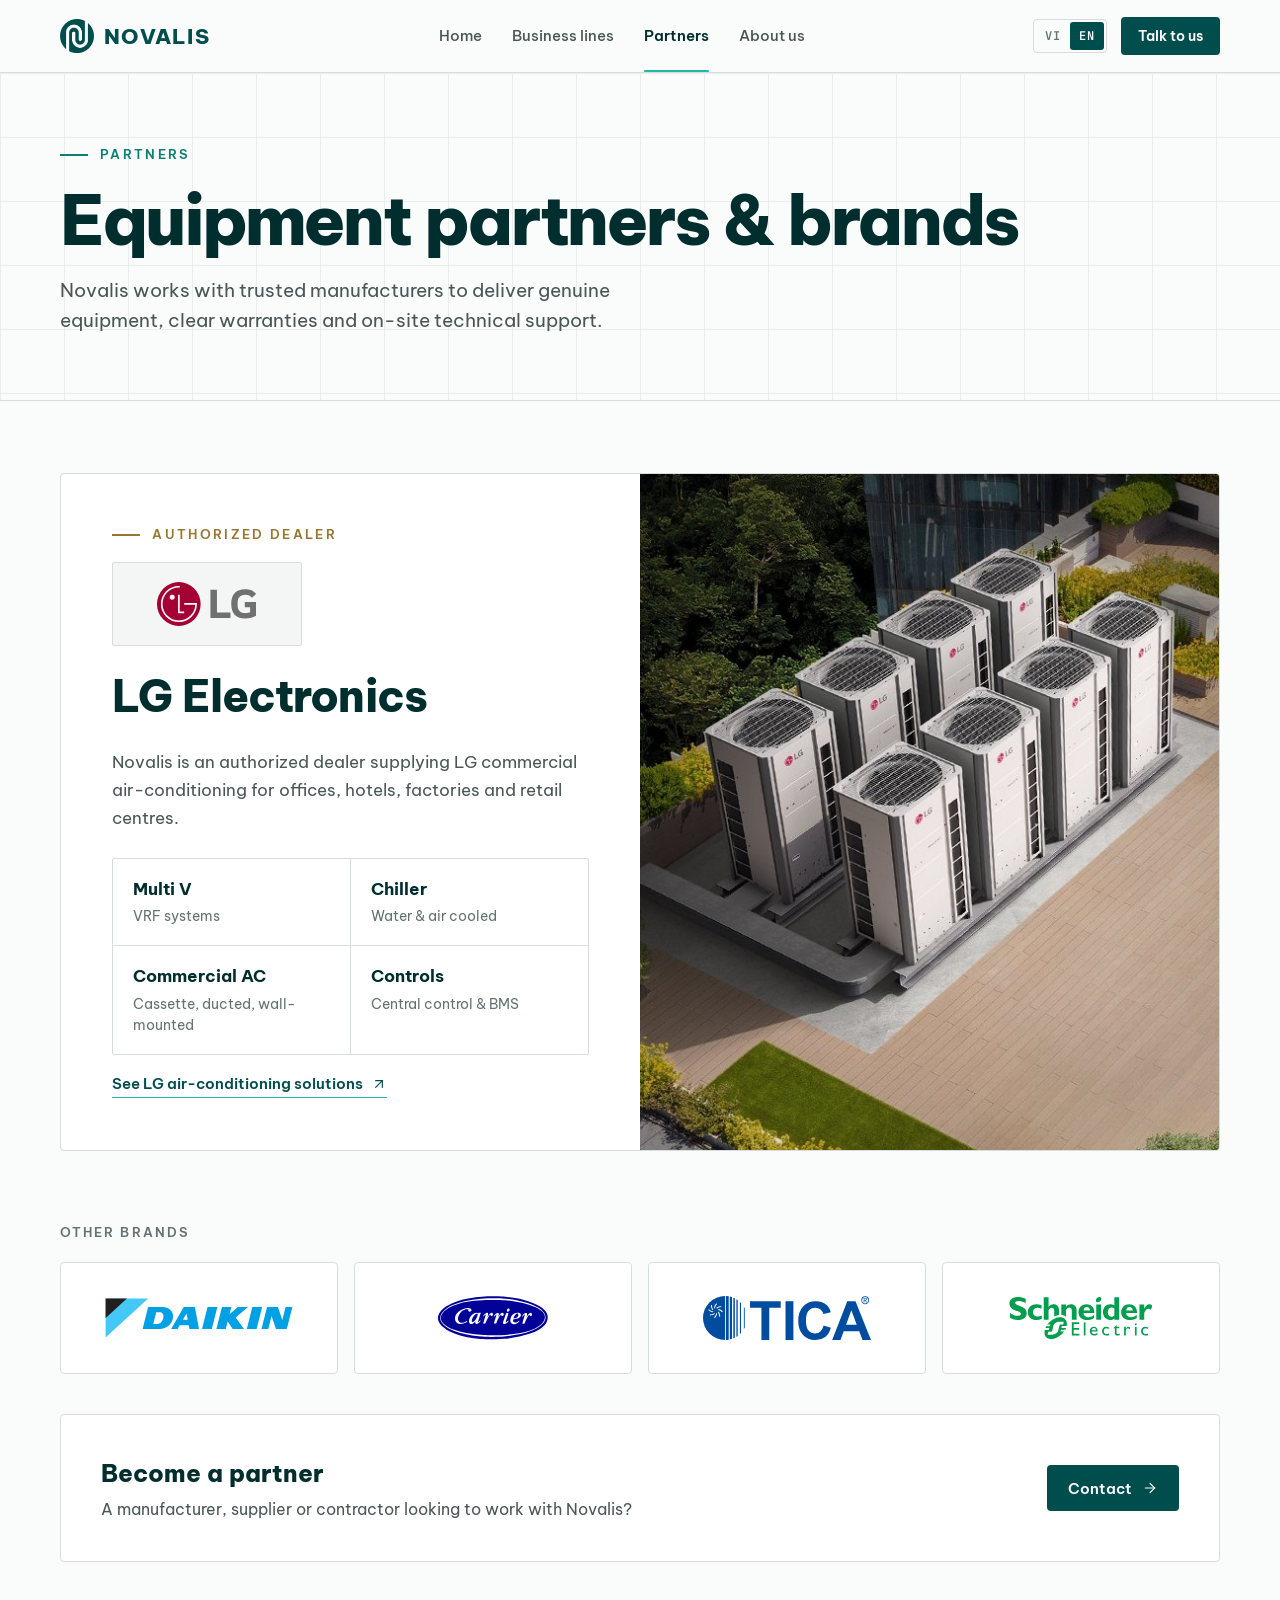
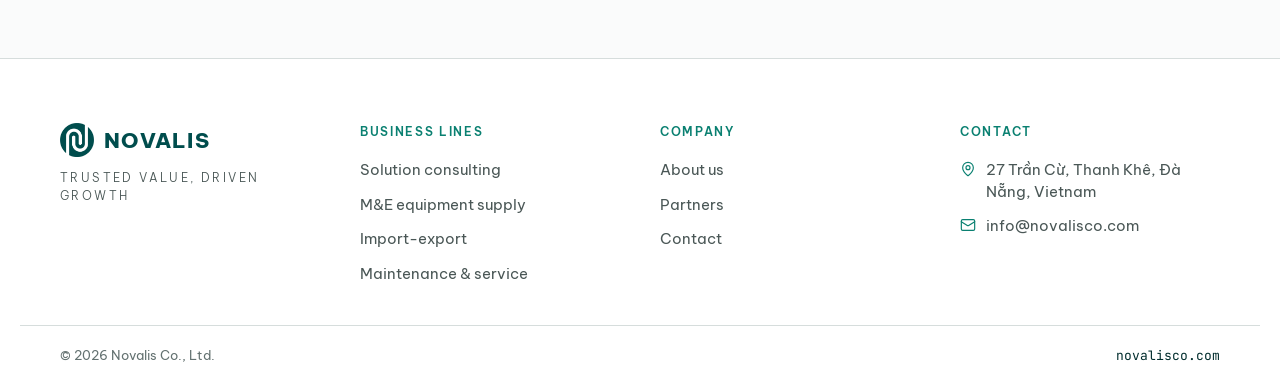
<file: en/partners.html>
<!doctype html>
<html lang="en">
<head>
<meta charset="utf-8">
<meta name="viewport" content="width=device-width, initial-scale=1">
<title>Equipment partners &amp; brands — Novalis</title>
<meta name="description" content="Novalis is a Đà Nẵng-based company working across solution consulting, M&amp;E equipment supply, import-export and maintenance services. Trusted Value, Driven Growth.">
<link rel="canonical" href="https://www.novalisco.com/en/partners.html">
<link rel="alternate" hreflang="vi" href="https://www.novalisco.com/doi-tac.html">
<link rel="alternate" hreflang="en" href="https://www.novalisco.com/en/partners.html">
<link rel="alternate" hreflang="x-default" href="https://www.novalisco.com/doi-tac.html">
<meta property="og:type" content="website">
<meta property="og:site_name" content="Novalis">
<meta property="og:title" content="Equipment partners &amp; brands — Novalis">
<meta property="og:description" content="Novalis is a Đà Nẵng-based company working across solution consulting, M&amp;E equipment supply, import-export and maintenance services. Trusted Value, Driven Growth.">
<meta property="og:url" content="https://www.novalisco.com/en/partners.html">
<meta property="og:image" content="https://www.novalisco.com/assets/img/og.jpg">
<meta name="theme-color" content="#004d4d">
<link rel="icon" type="image/png" href="/assets/img/favicon.png">
<link rel="apple-touch-icon" href="/assets/img/apple-touch-icon.png">
<link rel="preconnect" href="https://fonts.googleapis.com">
<link rel="preconnect" href="https://fonts.gstatic.com" crossorigin>
<link href="https://fonts.googleapis.com/css2?family=Be+Vietnam+Pro:wght@300;400;500;600;700;800&family=JetBrains+Mono:wght@400;500;600&display=swap" rel="stylesheet">
<link rel="stylesheet" href="/assets/style.css">
</head>
<body>
<header class="site-header" id="hdr">
  <div class="wrap header-in">
    <a class="logo" href="/en/" aria-label="Novalis"><img src="/assets/img/novalis-mark.png" alt="" width="34" height="34"><span>NOVALIS</span></a>
    <nav class="nav" aria-label="Main"><a href="/en/">Home</a><a href="/en/services.html">Business lines</a><a href="/en/partners.html" class="on">Partners</a><a href="/en/about.html">About us</a></nav>
    <div class="header-right">
      <div class="lang"><a href="/doi-tac.html" lang="vi">VI</a><a href="/en/partners.html" lang="en" class="on">EN</a></div>
      <a class="btn btn-sm btn-primary header-cta" href="/en/contact.html">Talk to us</a>
      <button class="menu-btn" type="button" aria-label="Menu" aria-expanded="false" onclick="var h=document.getElementById('hdr');this.setAttribute('aria-expanded',h.classList.toggle('open'))"><span class="i-menu"><svg class="icon" width="20" height="20" viewBox="0 0 24 24" fill="none" stroke="currentColor" stroke-width="1.75" stroke-linecap="round" stroke-linejoin="round" aria-hidden="true"><path d="M4 6h16"/><path d="M4 12h16"/><path d="M4 18h16"/></svg></span><span class="i-x"><svg class="icon" width="20" height="20" viewBox="0 0 24 24" fill="none" stroke="currentColor" stroke-width="1.75" stroke-linecap="round" stroke-linejoin="round" aria-hidden="true"><path d="M18 6 6 18"/><path d="m6 6 12 12"/></svg></span></button>
    </div>
  </div>
  <nav class="mobile-nav" aria-label="Mobile"><a href="/en/">Home</a><a href="/en/services.html">Business lines</a><a href="/en/partners.html" class="on">Partners</a><a href="/en/about.html">About us</a><a href="/en/contact.html">Contact</a></nav>
</header>
<main>
<section class="page-hero grid-paper"><div class="wrap">
  <span class="eyebrow">Partners</span><h1>Equipment partners &amp; brands</h1><p>Novalis works with trusted manufacturers to deliver genuine equipment, clear warranties and on-site technical support.</p>
</div></section>
<section class="wrap" style="padding-top:72px;padding-bottom:48px">
  <article class="panel lg-card">
    <div class="lg-body">
      <span class="eyebrow brass">Authorized dealer</span>
      <a class="lg-logo" href="https://www.lg.com/vn/business/giai-phap-dieu-hoa-khong-khi/" target="_blank" rel="noopener" title="See LG air-conditioning solutions"><img src="/assets/img/logo-lg.svg" alt="LG Electronics" width="100" height="44"></a>
      <h2>LG Electronics</h2>
      <p>Novalis is an authorized dealer supplying LG commercial air-conditioning for offices, hotels, factories and retail centres.</p>
      <div class="lines"><div><b>Multi V</b><span>VRF systems</span></div><div><b>Chiller</b><span>Water &amp; air cooled</span></div><div><b>Commercial AC</b><span>Cassette, ducted, wall-mounted</span></div><div><b>Controls</b><span>Central control &amp; BMS</span></div></div>
      <a class="textlink" href="https://www.lg.com/vn/business/giai-phap-dieu-hoa-khong-khi/" target="_blank" rel="noopener">See LG air-conditioning solutions<svg class="icon" width="16" height="16" viewBox="0 0 24 24" fill="none" stroke="currentColor" stroke-width="1.75" stroke-linecap="round" stroke-linejoin="round" aria-hidden="true"><path d="M7 7h10v10"/><path d="M7 17 17 7"/></svg></a>
    </div>
    <a class="photo" style="min-height:360px" href="https://www.lg.com/vn/business/giai-phap-dieu-hoa-khong-khi/" target="_blank" rel="noopener" aria-label="See LG air-conditioning solutions"><img src="/assets/img/lg-unit.jpg" alt="LG air-conditioning outdoor unit" loading="lazy"></a>
  </article>
</section>
<section class="wrap" style="padding-bottom:96px">
  <h3 class="brands-h">Other brands</h3>
  <div class="brands"><div class="panel brand"><img src="/assets/img/logo-daikin.svg" alt="Daikin" loading="lazy"></div><div class="panel brand"><img src="/assets/img/logo-carrier.svg" alt="Carrier" loading="lazy"></div><div class="panel brand"><img src="/assets/img/logo-tica.svg" alt="TICA" loading="lazy"></div><div class="panel brand"><img src="/assets/img/logo-schneider.svg" alt="Schneider Electric" loading="lazy"></div></div>
  <div class="panel become">
    <div><b>Become a partner</b><span>A manufacturer, supplier or contractor looking to work with Novalis?</span></div>
    <a class="btn btn-primary" href="/en/contact.html?topic=partner#formCard">Contact<svg class="icon" width="16" height="16" viewBox="0 0 24 24" fill="none" stroke="currentColor" stroke-width="1.75" stroke-linecap="round" stroke-linejoin="round" aria-hidden="true"><path d="M5 12h14"/><path d="m12 5 7 7-7 7"/></svg></a>
  </div>
</section>
</main>
<footer class="site-footer">
  <div class="wrap footer-in">
    <div><a class="logo" href="/en/" aria-label="Novalis"><img src="/assets/img/novalis-mark.png" alt="" width="34" height="34"><span>NOVALIS</span></a><p class="footer-tag">Trusted Value, Driven Growth</p></div>
    <div><h5>Business lines</h5><a class="fl" href="/en/services.html#consult">Solution consulting</a><a class="fl" href="/en/services.html#supply">M&amp;E equipment supply</a><a class="fl" href="/en/services.html#trade">Import-export</a><a class="fl" href="/en/services.html#maintenance">Maintenance &amp; service</a></div>
    <div><h5>Company</h5><a class="fl" href="/en/about.html">About us</a><a class="fl" href="/en/partners.html">Partners</a><a class="fl" href="/en/contact.html">Contact</a></div>
    <div><h5>Contact</h5><p class="fi"><svg class="icon" width="16" height="16" viewBox="0 0 24 24" fill="none" stroke="currentColor" stroke-width="1.75" stroke-linecap="round" stroke-linejoin="round" aria-hidden="true"><path d="M20 10c0 4.993-5.539 10.193-7.399 11.799a1 1 0 0 1-1.202 0C9.539 20.193 4 14.993 4 10a8 8 0 0 1 16 0"/><circle cx="12" cy="10" r="3"/></svg><span>27 Trần Cừ, Thanh Khê, Đà Nẵng, Vietnam</span></p><p class="fi"><svg class="icon" width="16" height="16" viewBox="0 0 24 24" fill="none" stroke="currentColor" stroke-width="1.75" stroke-linecap="round" stroke-linejoin="round" aria-hidden="true"><rect width="20" height="16" x="2" y="4" rx="2"/><path d="m22 7-8.97 5.7a1.94 1.94 0 0 1-2.06 0L2 7"/></svg><span>info@novalisco.com</span></p></div>
  </div>
  <div class="wrap footer-bottom"><span>© 2026 Novalis Co., Ltd.</span><span class="mono">novalisco.com</span></div>
</footer>
</body>
</html>
</file>
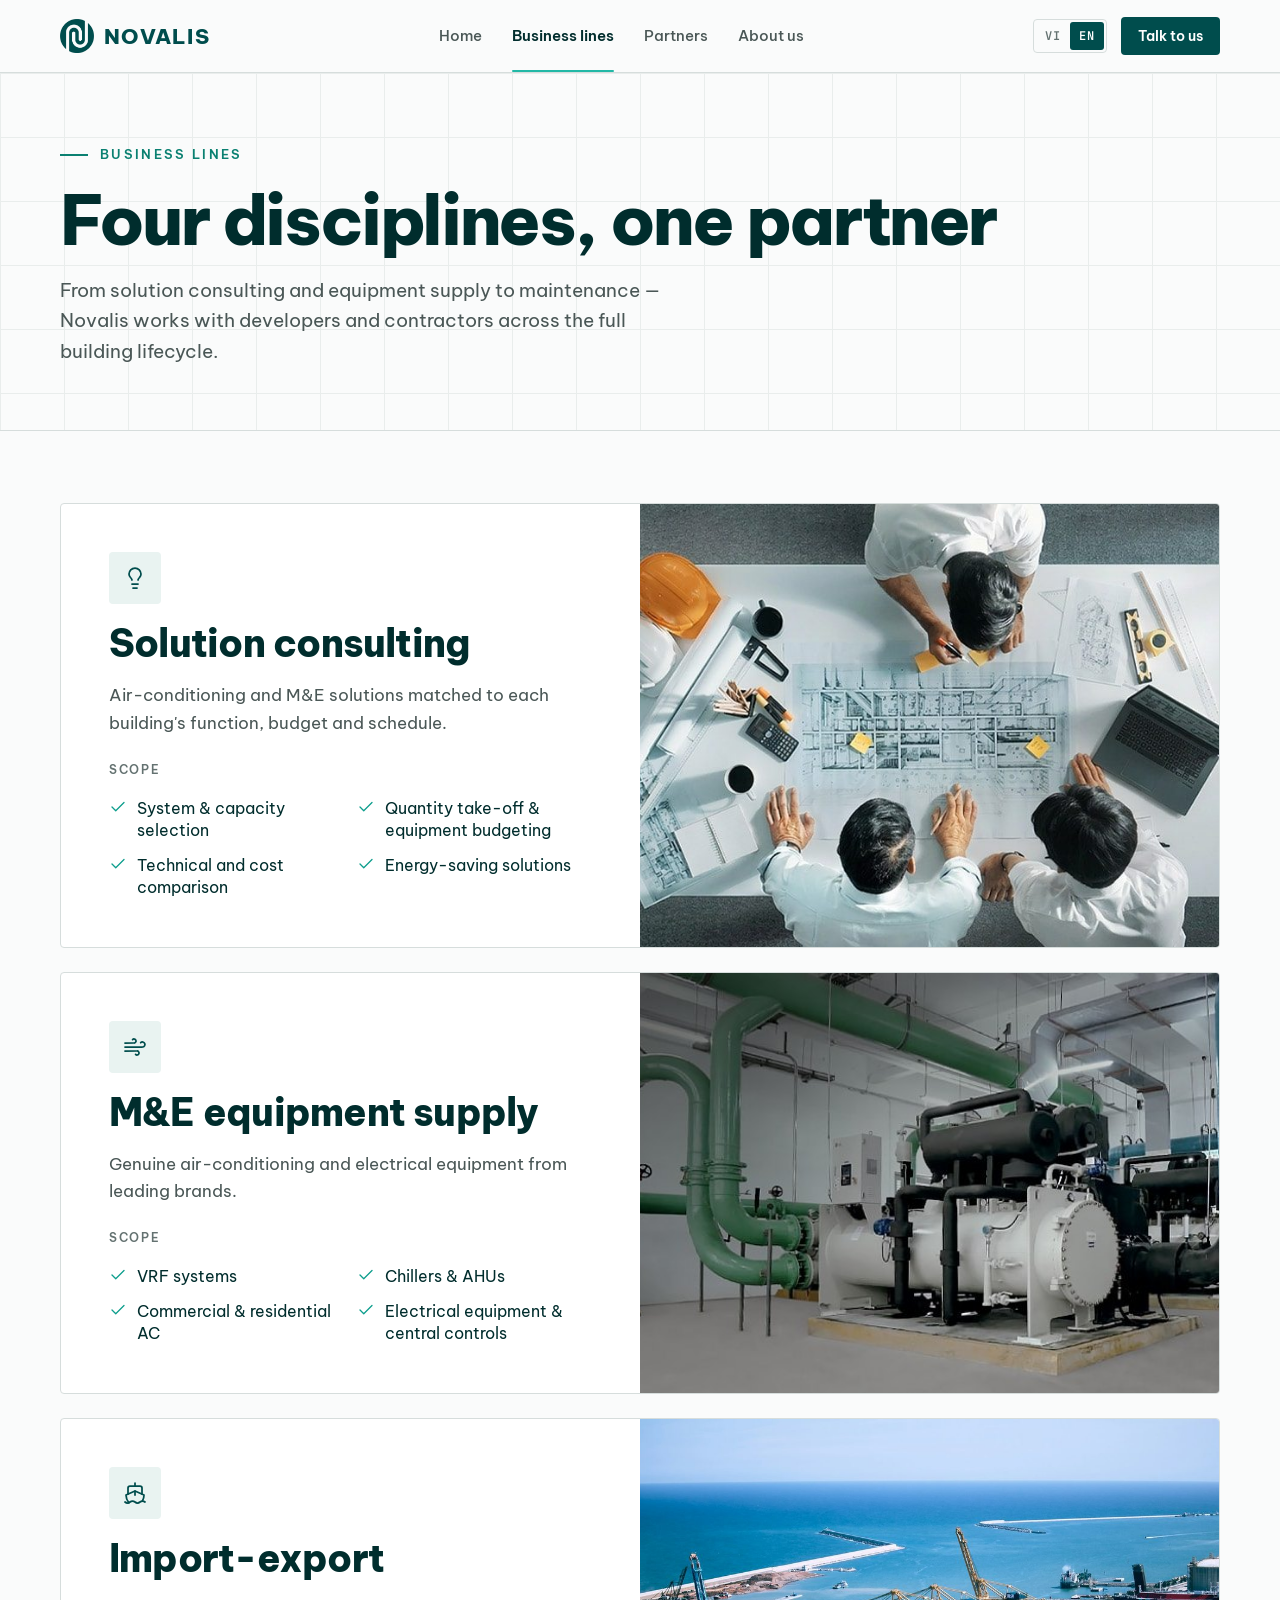
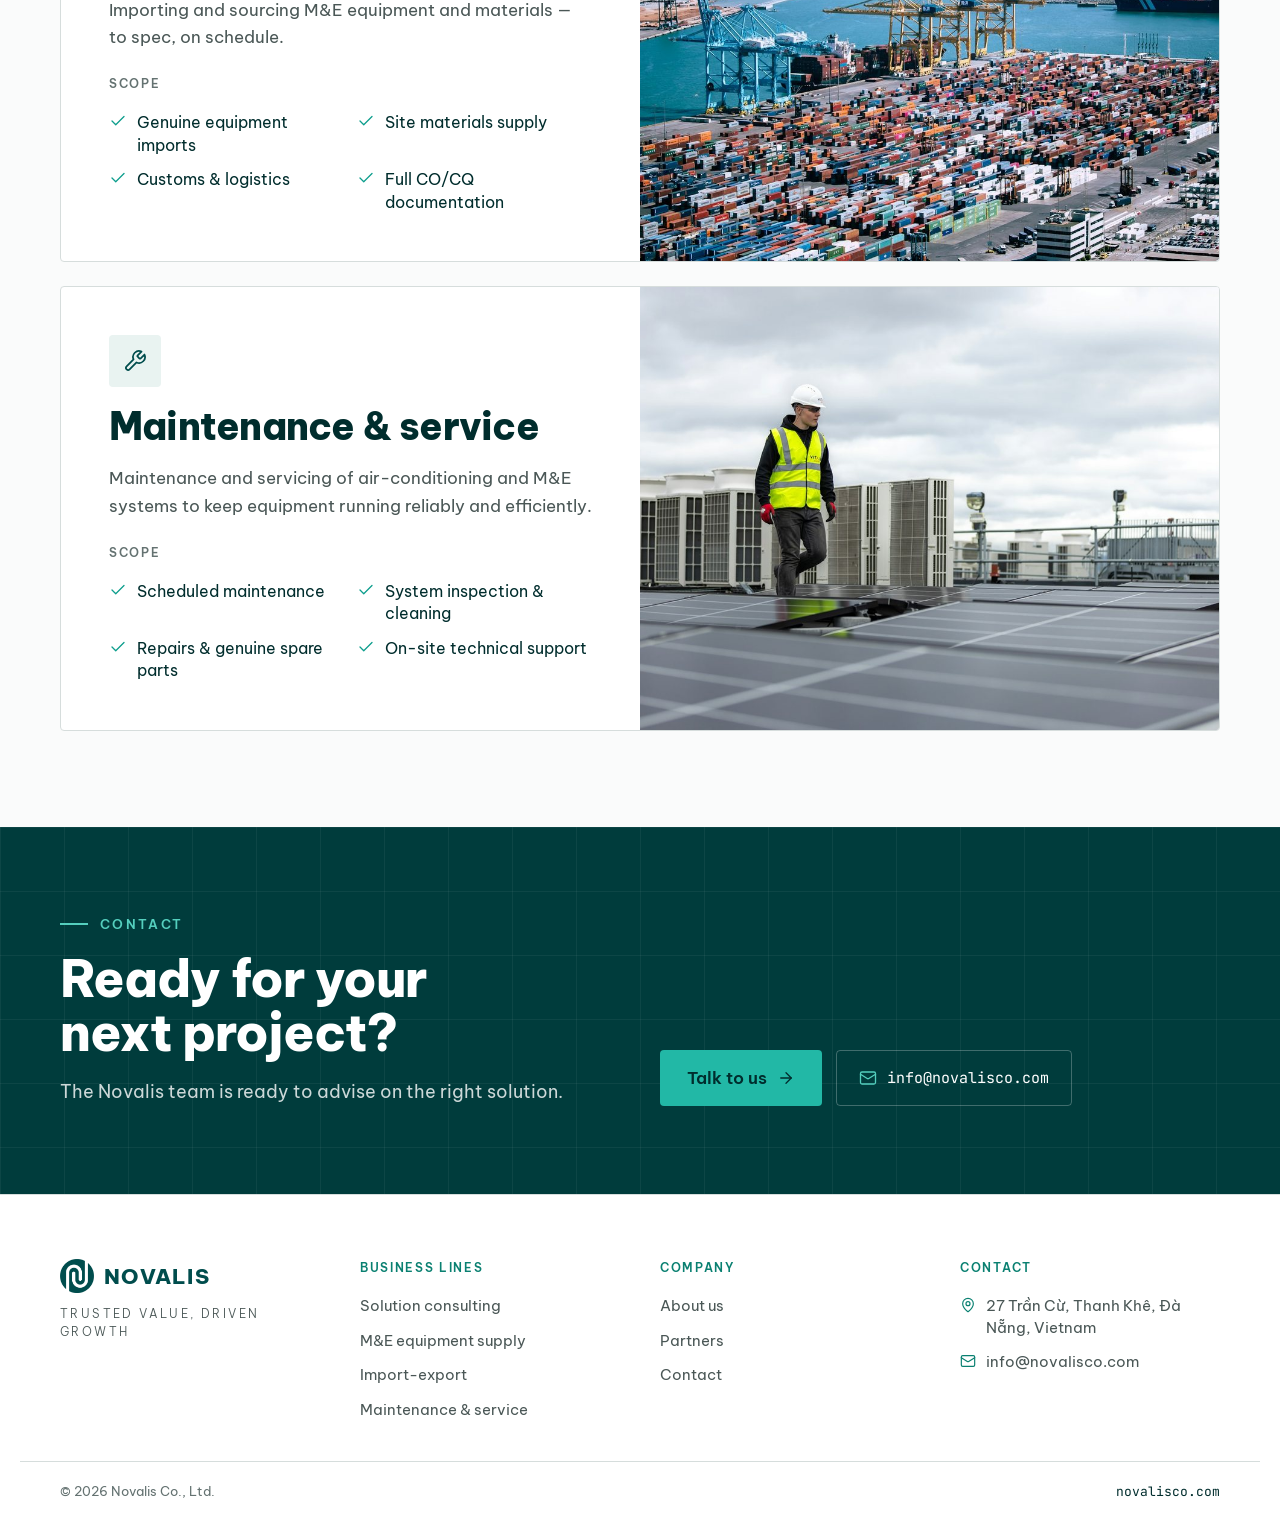
<file: en/services.html>
<!doctype html>
<html lang="en">
<head>
<meta charset="utf-8">
<meta name="viewport" content="width=device-width, initial-scale=1">
<title>Business lines — Novalis</title>
<meta name="description" content="Novalis is a Đà Nẵng-based company working across solution consulting, M&amp;E equipment supply, import-export and maintenance services. Trusted Value, Driven Growth.">
<link rel="canonical" href="https://www.novalisco.com/en/services.html">
<link rel="alternate" hreflang="vi" href="https://www.novalisco.com/linh-vuc.html">
<link rel="alternate" hreflang="en" href="https://www.novalisco.com/en/services.html">
<link rel="alternate" hreflang="x-default" href="https://www.novalisco.com/linh-vuc.html">
<meta property="og:type" content="website">
<meta property="og:site_name" content="Novalis">
<meta property="og:title" content="Business lines — Novalis">
<meta property="og:description" content="Novalis is a Đà Nẵng-based company working across solution consulting, M&amp;E equipment supply, import-export and maintenance services. Trusted Value, Driven Growth.">
<meta property="og:url" content="https://www.novalisco.com/en/services.html">
<meta property="og:image" content="https://www.novalisco.com/assets/img/og.jpg">
<meta name="theme-color" content="#004d4d">
<link rel="icon" type="image/png" href="/assets/img/favicon.png">
<link rel="apple-touch-icon" href="/assets/img/apple-touch-icon.png">
<link rel="preconnect" href="https://fonts.googleapis.com">
<link rel="preconnect" href="https://fonts.gstatic.com" crossorigin>
<link href="https://fonts.googleapis.com/css2?family=Be+Vietnam+Pro:wght@300;400;500;600;700;800&family=JetBrains+Mono:wght@400;500;600&display=swap" rel="stylesheet">
<link rel="stylesheet" href="/assets/style.css">
</head>
<body>
<header class="site-header" id="hdr">
  <div class="wrap header-in">
    <a class="logo" href="/en/" aria-label="Novalis"><img src="/assets/img/novalis-mark.png" alt="" width="34" height="34"><span>NOVALIS</span></a>
    <nav class="nav" aria-label="Main"><a href="/en/">Home</a><a href="/en/services.html" class="on">Business lines</a><a href="/en/partners.html">Partners</a><a href="/en/about.html">About us</a></nav>
    <div class="header-right">
      <div class="lang"><a href="/linh-vuc.html" lang="vi">VI</a><a href="/en/services.html" lang="en" class="on">EN</a></div>
      <a class="btn btn-sm btn-primary header-cta" href="/en/contact.html">Talk to us</a>
      <button class="menu-btn" type="button" aria-label="Menu" aria-expanded="false" onclick="var h=document.getElementById('hdr');this.setAttribute('aria-expanded',h.classList.toggle('open'))"><span class="i-menu"><svg class="icon" width="20" height="20" viewBox="0 0 24 24" fill="none" stroke="currentColor" stroke-width="1.75" stroke-linecap="round" stroke-linejoin="round" aria-hidden="true"><path d="M4 6h16"/><path d="M4 12h16"/><path d="M4 18h16"/></svg></span><span class="i-x"><svg class="icon" width="20" height="20" viewBox="0 0 24 24" fill="none" stroke="currentColor" stroke-width="1.75" stroke-linecap="round" stroke-linejoin="round" aria-hidden="true"><path d="M18 6 6 18"/><path d="m6 6 12 12"/></svg></span></button>
    </div>
  </div>
  <nav class="mobile-nav" aria-label="Mobile"><a href="/en/">Home</a><a href="/en/services.html" class="on">Business lines</a><a href="/en/partners.html">Partners</a><a href="/en/about.html">About us</a><a href="/en/contact.html">Contact</a></nav>
</header>
<main>
<section class="page-hero grid-paper"><div class="wrap">
  <span class="eyebrow">Business lines</span><h1>Four disciplines, one partner</h1><p>From solution consulting and equipment supply to maintenance — Novalis works with developers and contractors across the full building lifecycle.</p>
</div></section><section class="wrap svc-list"><article class="panel svc" id="consult">
  <div class="svc-body">
    <div class="svc-top"><span class="svc-ico"><svg class="icon" width="24" height="24" viewBox="0 0 24 24" fill="none" stroke="currentColor" stroke-width="1.75" stroke-linecap="round" stroke-linejoin="round" aria-hidden="true"><path d="M15 14c.2-1 .7-1.7 1.5-2.5 1-.9 1.5-2.2 1.5-3.5A6 6 0 0 0 6 8c0 1 .2 2.2 1.5 3.5.7.7 1.3 1.5 1.5 2.5"/><path d="M9 18h6"/><path d="M10 22h4"/></svg></span></div>
    <h2>Solution consulting</h2><p>Air-conditioning and M&amp;E solutions matched to each building&#x27;s function, budget and schedule.</p>
    <div class="cap">Scope</div>
    <ul class="checks"><li><svg class="icon" width="18" height="18" viewBox="0 0 24 24" fill="none" stroke="currentColor" stroke-width="1.75" stroke-linecap="round" stroke-linejoin="round" aria-hidden="true"><path d="M20 6 9 17l-5-5"/></svg><span>System &amp; capacity selection</span></li><li><svg class="icon" width="18" height="18" viewBox="0 0 24 24" fill="none" stroke="currentColor" stroke-width="1.75" stroke-linecap="round" stroke-linejoin="round" aria-hidden="true"><path d="M20 6 9 17l-5-5"/></svg><span>Quantity take-off &amp; equipment budgeting</span></li><li><svg class="icon" width="18" height="18" viewBox="0 0 24 24" fill="none" stroke="currentColor" stroke-width="1.75" stroke-linecap="round" stroke-linejoin="round" aria-hidden="true"><path d="M20 6 9 17l-5-5"/></svg><span>Technical and cost comparison</span></li><li><svg class="icon" width="18" height="18" viewBox="0 0 24 24" fill="none" stroke="currentColor" stroke-width="1.75" stroke-linecap="round" stroke-linejoin="round" aria-hidden="true"><path d="M20 6 9 17l-5-5"/></svg><span>Energy-saving solutions</span></li></ul>
  </div>
  <div class="photo"><img src="/assets/img/svc-consult.jpg" alt="Solution consulting" loading="lazy"></div>
</article><article class="panel svc" id="supply">
  <div class="svc-body">
    <div class="svc-top"><span class="svc-ico"><svg class="icon" width="24" height="24" viewBox="0 0 24 24" fill="none" stroke="currentColor" stroke-width="1.75" stroke-linecap="round" stroke-linejoin="round" aria-hidden="true"><path d="M17.7 7.7a2.5 2.5 0 1 1 1.8 4.3H2"/><path d="M9.6 4.6A2 2 0 1 1 11 8H2"/><path d="M12.6 19.4A2 2 0 1 0 14 16H2"/></svg></span></div>
    <h2>M&amp;E equipment supply</h2><p>Genuine air-conditioning and electrical equipment from leading brands.</p>
    <div class="cap">Scope</div>
    <ul class="checks"><li><svg class="icon" width="18" height="18" viewBox="0 0 24 24" fill="none" stroke="currentColor" stroke-width="1.75" stroke-linecap="round" stroke-linejoin="round" aria-hidden="true"><path d="M20 6 9 17l-5-5"/></svg><span>VRF systems</span></li><li><svg class="icon" width="18" height="18" viewBox="0 0 24 24" fill="none" stroke="currentColor" stroke-width="1.75" stroke-linecap="round" stroke-linejoin="round" aria-hidden="true"><path d="M20 6 9 17l-5-5"/></svg><span>Chillers &amp; AHUs</span></li><li><svg class="icon" width="18" height="18" viewBox="0 0 24 24" fill="none" stroke="currentColor" stroke-width="1.75" stroke-linecap="round" stroke-linejoin="round" aria-hidden="true"><path d="M20 6 9 17l-5-5"/></svg><span>Commercial &amp; residential AC</span></li><li><svg class="icon" width="18" height="18" viewBox="0 0 24 24" fill="none" stroke="currentColor" stroke-width="1.75" stroke-linecap="round" stroke-linejoin="round" aria-hidden="true"><path d="M20 6 9 17l-5-5"/></svg><span>Electrical equipment &amp; central controls</span></li></ul>
  </div>
  <div class="photo"><img src="/assets/img/svc-supply.jpg" alt="M&amp;E equipment supply" loading="lazy"></div>
</article><article class="panel svc" id="trade">
  <div class="svc-body">
    <div class="svc-top"><span class="svc-ico"><svg class="icon" width="24" height="24" viewBox="0 0 24 24" fill="none" stroke="currentColor" stroke-width="1.75" stroke-linecap="round" stroke-linejoin="round" aria-hidden="true"><path d="M2 21c.6.5 1.2 1 2.5 1 2.5 0 2.5-2 5-2 1.3 0 1.9.5 2.5 1 .6.5 1.2 1 2.5 1 2.5 0 2.5-2 5-2 1.3 0 1.9.5 2.5 1"/><path d="M19.38 20A11.6 11.6 0 0 0 21 14l-9-4-9 4c0 2.9.94 5.34 2.81 7.76"/><path d="M19 13V7a2 2 0 0 0-2-2H7a2 2 0 0 0-2 2v6"/><path d="M12 10v4"/><path d="M12 2v3"/></svg></span></div>
    <h2>Import-export</h2><p>Importing and sourcing M&amp;E equipment and materials — to spec, on schedule.</p>
    <div class="cap">Scope</div>
    <ul class="checks"><li><svg class="icon" width="18" height="18" viewBox="0 0 24 24" fill="none" stroke="currentColor" stroke-width="1.75" stroke-linecap="round" stroke-linejoin="round" aria-hidden="true"><path d="M20 6 9 17l-5-5"/></svg><span>Genuine equipment imports</span></li><li><svg class="icon" width="18" height="18" viewBox="0 0 24 24" fill="none" stroke="currentColor" stroke-width="1.75" stroke-linecap="round" stroke-linejoin="round" aria-hidden="true"><path d="M20 6 9 17l-5-5"/></svg><span>Site materials supply</span></li><li><svg class="icon" width="18" height="18" viewBox="0 0 24 24" fill="none" stroke="currentColor" stroke-width="1.75" stroke-linecap="round" stroke-linejoin="round" aria-hidden="true"><path d="M20 6 9 17l-5-5"/></svg><span>Customs &amp; logistics</span></li><li><svg class="icon" width="18" height="18" viewBox="0 0 24 24" fill="none" stroke="currentColor" stroke-width="1.75" stroke-linecap="round" stroke-linejoin="round" aria-hidden="true"><path d="M20 6 9 17l-5-5"/></svg><span>Full CO/CQ documentation</span></li></ul>
  </div>
  <div class="photo"><img src="/assets/img/svc-trade.jpg" alt="Import-export" loading="lazy"></div>
</article><article class="panel svc" id="maintenance">
  <div class="svc-body">
    <div class="svc-top"><span class="svc-ico"><svg class="icon" width="24" height="24" viewBox="0 0 24 24" fill="none" stroke="currentColor" stroke-width="1.75" stroke-linecap="round" stroke-linejoin="round" aria-hidden="true"><path d="M14.7 6.3a1 1 0 0 0 0 1.4l1.6 1.6a1 1 0 0 0 1.4 0l3.77-3.77a6 6 0 0 1-7.94 7.94l-6.91 6.91a2.12 2.12 0 0 1-3-3l6.91-6.91a6 6 0 0 1 7.94-7.94l-3.76 3.76z"/></svg></span></div>
    <h2>Maintenance &amp; service</h2><p>Maintenance and servicing of air-conditioning and M&amp;E systems to keep equipment running reliably and efficiently.</p>
    <div class="cap">Scope</div>
    <ul class="checks"><li><svg class="icon" width="18" height="18" viewBox="0 0 24 24" fill="none" stroke="currentColor" stroke-width="1.75" stroke-linecap="round" stroke-linejoin="round" aria-hidden="true"><path d="M20 6 9 17l-5-5"/></svg><span>Scheduled maintenance</span></li><li><svg class="icon" width="18" height="18" viewBox="0 0 24 24" fill="none" stroke="currentColor" stroke-width="1.75" stroke-linecap="round" stroke-linejoin="round" aria-hidden="true"><path d="M20 6 9 17l-5-5"/></svg><span>System inspection &amp; cleaning</span></li><li><svg class="icon" width="18" height="18" viewBox="0 0 24 24" fill="none" stroke="currentColor" stroke-width="1.75" stroke-linecap="round" stroke-linejoin="round" aria-hidden="true"><path d="M20 6 9 17l-5-5"/></svg><span>Repairs &amp; genuine spare parts</span></li><li><svg class="icon" width="18" height="18" viewBox="0 0 24 24" fill="none" stroke="currentColor" stroke-width="1.75" stroke-linecap="round" stroke-linejoin="round" aria-hidden="true"><path d="M20 6 9 17l-5-5"/></svg><span>On-site technical support</span></li></ul>
  </div>
  <div class="photo"><img src="/assets/img/svc-maint.jpg" alt="Maintenance &amp; service" loading="lazy"></div>
</article></section><section class="cta">
  <div class="wrap">
    <div class="stack">
      <span class="eyebrow light">Contact</span>
      <h2>Ready for your next project?</h2>
      <p>The Novalis team is ready to advise on the right solution.</p>
    </div>
    <div class="cta-btns">
      <a class="btn btn-lg btn-accent" href="/en/contact.html">Talk to us<svg class="icon" width="18" height="18" viewBox="0 0 24 24" fill="none" stroke="currentColor" stroke-width="1.75" stroke-linecap="round" stroke-linejoin="round" aria-hidden="true"><path d="M5 12h14"/><path d="m12 5 7 7-7 7"/></svg></a>
      <a class="chip" href="mailto:info@novalisco.com"><svg class="icon" width="18" height="18" viewBox="0 0 24 24" fill="none" stroke="currentColor" stroke-width="1.75" stroke-linecap="round" stroke-linejoin="round" aria-hidden="true"><rect width="20" height="16" x="2" y="4" rx="2"/><path d="m22 7-8.97 5.7a1.94 1.94 0 0 1-2.06 0L2 7"/></svg>info@novalisco.com</a>
    </div>
  </div>
</section>
</main>
<footer class="site-footer">
  <div class="wrap footer-in">
    <div><a class="logo" href="/en/" aria-label="Novalis"><img src="/assets/img/novalis-mark.png" alt="" width="34" height="34"><span>NOVALIS</span></a><p class="footer-tag">Trusted Value, Driven Growth</p></div>
    <div><h5>Business lines</h5><a class="fl" href="/en/services.html#consult">Solution consulting</a><a class="fl" href="/en/services.html#supply">M&amp;E equipment supply</a><a class="fl" href="/en/services.html#trade">Import-export</a><a class="fl" href="/en/services.html#maintenance">Maintenance &amp; service</a></div>
    <div><h5>Company</h5><a class="fl" href="/en/about.html">About us</a><a class="fl" href="/en/partners.html">Partners</a><a class="fl" href="/en/contact.html">Contact</a></div>
    <div><h5>Contact</h5><p class="fi"><svg class="icon" width="16" height="16" viewBox="0 0 24 24" fill="none" stroke="currentColor" stroke-width="1.75" stroke-linecap="round" stroke-linejoin="round" aria-hidden="true"><path d="M20 10c0 4.993-5.539 10.193-7.399 11.799a1 1 0 0 1-1.202 0C9.539 20.193 4 14.993 4 10a8 8 0 0 1 16 0"/><circle cx="12" cy="10" r="3"/></svg><span>27 Trần Cừ, Thanh Khê, Đà Nẵng, Vietnam</span></p><p class="fi"><svg class="icon" width="16" height="16" viewBox="0 0 24 24" fill="none" stroke="currentColor" stroke-width="1.75" stroke-linecap="round" stroke-linejoin="round" aria-hidden="true"><rect width="20" height="16" x="2" y="4" rx="2"/><path d="m22 7-8.97 5.7a1.94 1.94 0 0 1-2.06 0L2 7"/></svg><span>info@novalisco.com</span></p></div>
  </div>
  <div class="wrap footer-bottom"><span>© 2026 Novalis Co., Ltd.</span><span class="mono">novalisco.com</span></div>
</footer>
</body>
</html>
</file>
<file: assets/style.css>
/* NOVALIS — website tĩnh, tông sáng "Blueprint editorial" */
:root{
  --teal-50:#e9f3f1;--teal-100:#c9e2de;--teal-700:#004d4d;--teal-800:#003c3c;--teal-900:#002d2d;
  --aqua-300:#54cfbe;--aqua-400:#22b8a6;--aqua-500:#0e9e8d;--aqua-600:#0a8071;
  --brass-600:#97762f;
  --slate-25:#fafbfb;--slate-50:#f4f6f6;--slate-100:#e9edec;--slate-200:#d6dddc;--slate-300:#b6c0bf;
  --slate-400:#8a9694;--slate-500:#647271;--slate-600:#4a5756;--slate-700:#36403f;
  --font-sans:'Be Vietnam Pro',system-ui,-apple-system,'Segoe UI',sans-serif;
  --font-mono:'JetBrains Mono',ui-monospace,'SF Mono',Menlo,monospace;
}
*,*::before,*::after{box-sizing:border-box}
html{scroll-behavior:smooth;-webkit-text-size-adjust:100%}
body{margin:0;font-family:var(--font-sans);color:var(--teal-900);background:var(--slate-25);-webkit-font-smoothing:antialiased;line-height:1.5}
img{max-width:100%;height:auto;display:block}
a{color:inherit;text-decoration:none}
h1,h2,h3,h4,h5,p,figure,ul{margin:0}
ul{padding:0;list-style:none}
.wrap{max-width:1240px;margin:0 auto;padding:0 clamp(20px,4vw,40px)}
.mono{font-family:var(--font-mono)}
.mono-sm{font-family:var(--font-mono);font-size:12px;letter-spacing:.08em;text-transform:uppercase}
.grid-paper{background-image:linear-gradient(var(--slate-100) 1px,transparent 1px),linear-gradient(90deg,var(--slate-100) 1px,transparent 1px);background-size:64px 64px}
.icon{flex:none;display:block}
:focus-visible{outline:2px solid var(--aqua-400);outline-offset:2px}

/* Eyebrow */
.eyebrow{display:inline-flex;align-items:center;gap:12px;font-size:13px;font-weight:600;letter-spacing:.18em;text-transform:uppercase;color:var(--aqua-600)}
.eyebrow::before{content:"";width:28px;height:2px;background:currentColor;flex:none}
.eyebrow.brass{color:var(--brass-600)}
.eyebrow.light{color:var(--aqua-300)}

/* Buttons */
.btn{display:inline-flex;align-items:center;justify-content:center;gap:10px;height:46px;padding:0 20px;border-radius:4px;border:1.5px solid transparent;font:600 15px var(--font-sans);cursor:pointer;white-space:nowrap;transition:background .16s,color .16s,border-color .16s}
.btn-lg{height:56px;padding:0 26px;font-size:17px}
.btn-sm{height:38px;padding:0 16px;font-size:14px}
.btn-primary{background:var(--teal-700);color:#fff}
.btn-primary:hover{background:var(--teal-900)}
.btn-secondary{background:#fff;color:var(--teal-800);border-color:var(--slate-300)}
.btn-secondary:hover{border-color:var(--teal-700);background:var(--teal-50)}
.btn-accent{background:var(--aqua-400);color:var(--teal-900)}
.btn-accent:hover{background:var(--aqua-300)}
.btn-full{width:100%}

/* Header */
.site-header{position:sticky;top:0;z-index:50;background:rgba(250,251,251,.9);backdrop-filter:blur(14px);-webkit-backdrop-filter:blur(14px);border-bottom:1px solid var(--slate-200)}
.header-in{height:72px;display:flex;align-items:center;justify-content:space-between;gap:20px}
.logo{display:flex;align-items:center;gap:10px}
.logo img{height:34px;width:auto}
.logo span{font-weight:800;font-size:21px;letter-spacing:.06em;color:var(--teal-700);line-height:1}
.nav{display:flex;gap:2px}
.nav a{position:relative;display:flex;align-items:baseline;gap:6px;padding:10px 14px;white-space:nowrap;font-size:15px;font-weight:500;color:var(--slate-600)}
.nav a .n{font-family:var(--font-mono);font-size:11px;color:var(--slate-400)}
.nav a:hover{color:var(--teal-900)}
.nav a.on{font-weight:600;color:var(--teal-900)}
.nav a.on .n{color:var(--aqua-600)}
.nav a.on::after{content:"";position:absolute;left:14px;right:14px;bottom:-15px;height:2px;background:var(--aqua-400);border-radius:2px}
.header-right{display:flex;align-items:center;gap:14px}
.lang{display:flex;border:1px solid var(--slate-200);border-radius:4px;padding:2px}
.lang a{font-family:var(--font-mono);font-size:12px;font-weight:600;letter-spacing:.08em;padding:5px 9px;border-radius:3px;color:var(--slate-500)}
.lang a.on{background:var(--teal-700);color:#fff}
.menu-btn{display:none;background:none;border:1px solid var(--slate-200);border-radius:8px;width:40px;height:40px;align-items:center;justify-content:center;cursor:pointer;color:var(--teal-900)}
.menu-btn .i-x{display:none}
.site-header.open .menu-btn .i-x{display:block}
.site-header.open .menu-btn .i-menu{display:none}
.mobile-nav{display:none;flex-direction:column;border-top:1px solid var(--slate-200);padding:8px 0 16px}
.mobile-nav a{padding:12px clamp(20px,4vw,40px);font-size:17px;font-weight:600}
.mobile-nav a.on{color:var(--aqua-500)}
@media (max-width:1080px){
  .nav,.header-cta{display:none}
  .menu-btn{display:flex}
  .site-header.open .mobile-nav{display:flex}
}

/* Hero (home) */
.hero{border-bottom:1px solid var(--slate-200)}
.hero .wrap{padding-top:72px;padding-bottom:64px}
.hero-strip{display:flex;flex-wrap:wrap;justify-content:space-between;gap:12px;color:var(--slate-500);padding-bottom:40px}
.hero h1{margin-top:24px;font-weight:800;font-size:clamp(2.8rem,8vw,7.2rem);line-height:.98;letter-spacing:-.04em;color:var(--teal-900)}
.hero h1 span{color:var(--aqua-500)}
.hero-row{display:grid;grid-template-columns:repeat(auto-fit,minmax(300px,1fr));gap:40px;margin-top:48px;align-items:end}
.hero-row p{font-size:19px;line-height:1.65;color:var(--slate-600);max-width:560px;text-wrap:pretty}
.hero-btns{display:flex;flex-wrap:wrap;gap:12px;justify-content:flex-end}
.hero figure{margin-top:56px;display:flex;flex-direction:column;gap:12px}
.hero figure img{width:100%;aspect-ratio:21/8;min-height:240px;object-fit:cover;border:1px solid var(--slate-200);border-radius:4px;background:#fff}
.hero figcaption{color:var(--slate-500)}
@media (max-width:700px){.hero-btns{justify-content:flex-start}}

/* Sections */
.sec{padding-top:96px;padding-bottom:96px}
.sec-white{background:#fff}
.sec-head{display:grid;grid-template-columns:repeat(auto-fit,minmax(320px,1fr));gap:32px;margin-bottom:48px;align-items:end}
.sec-head>div{display:flex;flex-direction:column;gap:16px}
.h2{font-weight:800;font-size:clamp(2rem,4vw,3.2rem);letter-spacing:-.025em;line-height:1.08;color:var(--teal-900)}
.lead{font-size:17px;line-height:1.65;color:var(--slate-600);text-wrap:pretty}

/* Sector rows (home) */
.rows{border-top:2px solid var(--teal-900)}
.row{display:grid;grid-template-columns:minmax(0,1.1fr) minmax(0,1.4fr) 48px;gap:24px;align-items:center;padding:30px 8px;border-bottom:1px solid var(--slate-200);transition:background .16s}
.row:hover{background:var(--teal-50)}
.row .idx{font-family:var(--font-mono);font-size:15px;color:var(--aqua-600);font-weight:600}
.row .ttl{font-size:clamp(1.2rem,2.2vw,1.75rem);font-weight:700;letter-spacing:-.01em}
.row .dsc{font-size:15.5px;line-height:1.55;color:var(--slate-600)}
.row .arr{width:44px;height:44px;border-radius:4px;border:1px solid var(--slate-200);display:inline-flex;align-items:center;justify-content:center;background:#fff;color:var(--teal-700);transition:background .16s,color .16s}
.row:hover .arr{background:var(--teal-700);color:#fff}
@media (max-width:760px){.row{grid-template-columns:minmax(0,1fr) 44px;gap:14px}.row .dsc{display:none}}

/* Band of cells (coverage) */
.band{background:var(--slate-25);border-top:1px solid var(--slate-200);border-bottom:1px solid var(--slate-200)}
.band .wrap{display:grid;grid-template-columns:repeat(4,minmax(0,1fr))}
.cell{padding:40px 28px;border-left:1px solid var(--slate-200);display:flex;flex-direction:column;gap:12px}
.cell:first-child{border-left:none}
.cell .k{font-family:var(--font-mono);font-size:13px;color:var(--aqua-600)}
.cell .t{font-size:20px;font-weight:700;color:var(--teal-900);line-height:1.25}
.cell .d{font-size:15px;color:var(--slate-600);line-height:1.5}
@media (max-width:900px){.band .wrap{grid-template-columns:repeat(2,minmax(0,1fr))}.cell:nth-child(3){border-left:none}.cell:nth-child(n+3){border-top:1px solid var(--slate-200)}}
@media (max-width:520px){.band .wrap{grid-template-columns:1fr}.cell{border-left:none;padding:28px 4px}.cell:nth-child(n+2){border-top:1px solid var(--slate-200)}}

/* Partners block (home) */
.two{display:grid;grid-template-columns:repeat(auto-fit,minmax(320px,1fr));gap:56px}
.stack{display:flex;flex-direction:column;gap:18px;align-items:flex-start}
.pbox{display:grid;grid-template-columns:repeat(4,minmax(0,1fr));border:1px solid var(--slate-200);align-self:start}
.pbox-lg{grid-column:1/-1;padding:28px;border-bottom:1px solid var(--slate-200);display:flex;justify-content:space-between;align-items:center;gap:16px;flex-wrap:wrap}
.pbox-lg .name{font-size:28px;font-weight:800}
.pbox-lg .lbl{color:var(--aqua-600);margin-bottom:6px}
.pbox-lg img{height:52px;width:auto}
.pbox .lg-cell{border-left:1px solid var(--slate-200);padding:22px 14px;display:flex;align-items:center;justify-content:center;min-height:92px}
.pbox .lg-cell:nth-child(2){border-left:none}
.pbox .lg-cell img{max-height:34px;max-width:100%;width:auto}
@media (max-width:520px){.pbox{grid-template-columns:repeat(2,minmax(0,1fr))}.pbox .lg-cell:nth-child(4){border-left:none}.pbox .lg-cell:nth-child(n+4){border-top:1px solid var(--slate-200)}}

/* Values */
.values{display:grid;grid-template-columns:repeat(auto-fit,minmax(260px,1fr));background:#fff;border:1px solid var(--slate-200)}
.value{padding:36px;border-left:1px solid var(--slate-200);display:flex;flex-direction:column;gap:14px}
.value:first-child{border-left:none}
.value .k{font-family:var(--font-mono);font-size:13px;color:var(--aqua-600)}
.value h3{font-size:24px;font-weight:700}
.value p{font-size:16px;line-height:1.6;color:var(--slate-600)}
@media (max-width:880px){.value{border-left:none;border-top:1px solid var(--slate-200)}.value:first-child{border-top:none}}
.values.cards{background:none;border:none;gap:20px}
.values.cards .value{background:#fff;border:1px solid var(--slate-200);border-radius:4px;padding:32px}

/* CTA band */
.cta{position:relative;overflow:hidden;background:var(--teal-800)}
.cta::before{content:"";position:absolute;inset:0;background-image:linear-gradient(rgba(255,255,255,.05) 1px,transparent 1px),linear-gradient(90deg,rgba(255,255,255,.05) 1px,transparent 1px);background-size:64px 64px}
.cta .wrap{position:relative;padding-top:88px;padding-bottom:88px;display:grid;grid-template-columns:repeat(auto-fit,minmax(320px,1fr));gap:40px;align-items:end}
.cta h2{font-weight:800;font-size:clamp(2rem,4vw,3.2rem);line-height:1.05;letter-spacing:-.02em;color:#fff;text-wrap:balance}
.cta p{font-size:18px;line-height:1.6;color:rgba(255,255,255,.8)}
.cta-btns{display:flex;flex-wrap:wrap;gap:14px}
.chip{display:inline-flex;align-items:center;gap:10px;height:56px;padding:0 22px;border:1px solid rgba(255,255,255,.25);border-radius:4px;font-family:var(--font-mono);font-size:15px;color:#fff}
.chip:hover{border-color:var(--aqua-300)}
.chip .icon{color:var(--aqua-300)}

/* Page hero */
.page-hero{border-bottom:1px solid var(--slate-200)}
.page-hero .wrap{padding-top:72px;padding-bottom:64px;display:flex;flex-direction:column;gap:20px;align-items:flex-start}
.page-hero h1{font-weight:800;font-size:clamp(2.4rem,5.4vw,4.6rem);line-height:1.02;letter-spacing:-.035em;max-width:960px}
.page-hero p{font-size:19px;line-height:1.6;color:var(--slate-600);max-width:640px}

/* Panels */
.panel{background:#fff;border:1px solid var(--slate-200);border-radius:4px}
.svc-list{padding-top:72px;padding-bottom:96px;display:flex;flex-direction:column;gap:24px}
.svc{display:grid;grid-template-columns:repeat(auto-fit,minmax(300px,1fr));overflow:hidden;scroll-margin-top:96px}
.svc-body{padding:clamp(28px,4vw,48px);display:flex;flex-direction:column;gap:18px}
.svc-top{display:flex;align-items:center;gap:14px}
.svc-ico{width:52px;height:52px;border-radius:4px;background:var(--teal-50);display:inline-flex;align-items:center;justify-content:center;color:var(--teal-700)}
.svc-top .mono{font-size:14px;color:var(--aqua-600)}
.svc h2{font-weight:800;font-size:clamp(1.6rem,3vw,2.4rem);letter-spacing:-.02em;line-height:1.1}
.svc p{font-size:17px;line-height:1.6;color:var(--slate-600)}
.cap{font-size:12px;letter-spacing:.14em;text-transform:uppercase;font-weight:600;color:var(--slate-500);margin-top:6px}
.checks{display:grid;grid-template-columns:repeat(auto-fit,minmax(200px,1fr));gap:12px}
.checks li{display:flex;gap:10px;align-items:flex-start;font-size:15.5px;line-height:1.45}
.checks .icon{color:var(--aqua-500);margin-top:1px}
.photo{position:relative;min-height:280px;background:var(--slate-50)}
.photo img{position:absolute;inset:0;width:100%;height:100%;object-fit:cover}

/* Partners page */
.lg-card{display:grid;grid-template-columns:repeat(auto-fit,minmax(320px,1fr));overflow:hidden}
.lg-body{padding:clamp(28px,4vw,52px);display:flex;flex-direction:column;gap:18px;align-items:flex-start}
.lg-logo{display:inline-flex;align-items:center;justify-content:center;width:190px;height:84px;background:var(--slate-50);border:1px solid var(--slate-200);border-radius:2px;transition:border-color .16s}
.lg-logo:hover{border-color:var(--teal-700)}
.lg-logo img{height:44px;width:auto}
.lg-body h2{font-weight:800;font-size:clamp(1.8rem,3.4vw,2.8rem);letter-spacing:-.02em}
.lg-body>p{font-size:17px;line-height:1.65;color:var(--slate-600)}
.lines{align-self:stretch;display:grid;grid-template-columns:repeat(2,minmax(0,1fr));gap:1px;background:var(--slate-200);border:1px solid var(--slate-200);border-radius:2px;overflow:hidden;margin-top:8px}
.lines div{padding:18px 20px;background:#fff}
.lines b{display:block;font-weight:700;font-size:17px}
.lines span{display:block;font-size:14px;color:var(--slate-500);margin-top:4px}
.textlink{display:inline-flex;align-items:center;gap:8px;font-weight:600;font-size:15px;color:var(--teal-700);border-bottom:1.5px solid var(--aqua-400);padding-bottom:2px}
.brands-h{margin:24px 0 20px;font-size:13px;letter-spacing:.16em;text-transform:uppercase;font-weight:600;color:var(--slate-500)}
.brands{display:grid;grid-template-columns:repeat(4,minmax(0,1fr));gap:16px}
.brand{display:flex;align-items:center;justify-content:center;height:112px;padding:20px}
.brand img{max-height:44px;max-width:80%;width:auto}
@media (max-width:760px){.brands{grid-template-columns:repeat(2,minmax(0,1fr))}}
.become{margin-top:40px;padding:clamp(24px,4vw,40px);display:flex;flex-wrap:wrap;align-items:center;justify-content:space-between;gap:20px}
.become b{display:block;font-size:24px;font-weight:800}
.become span{display:block;font-size:16px;color:var(--slate-600);margin-top:6px}

/* About */
.story{padding-top:80px;padding-bottom:80px;display:grid;grid-template-columns:repeat(auto-fit,minmax(320px,1fr));gap:56px;align-items:center}
.story p{font-weight:600;font-size:clamp(1.4rem,2.4vw,2rem);line-height:1.4;letter-spacing:-.01em;text-wrap:pretty}
.story figure{display:flex;flex-direction:column;gap:12px}
.story img{width:100%;aspect-ratio:4/3;object-fit:cover;border:1px solid var(--slate-200);border-radius:4px}
.story figcaption{color:var(--slate-500)}

/* Contact */
.contact{padding-top:72px;padding-bottom:96px;display:grid;grid-template-columns:repeat(auto-fit,minmax(320px,1fr));gap:40px;align-items:start}
.contact-left{display:flex;flex-direction:column;gap:16px}
.info{overflow:hidden}
.info-row{display:flex;gap:16px;align-items:flex-start;padding:20px 24px;border-top:1px solid var(--slate-200)}
.info-row:first-child{border-top:none}
.info-row .icon{color:var(--aqua-600);margin-top:2px}
.info-row .l{font-size:12px;letter-spacing:.12em;text-transform:uppercase;font-weight:600;color:var(--slate-500);margin-bottom:4px}
.info-row .v{font-size:16.5px;font-weight:500;overflow-wrap:anywhere}
.map{width:100%;aspect-ratio:16/10;border:1px solid var(--slate-200);border-radius:4px;background:var(--slate-50);display:block}
.form-card{padding:clamp(24px,4vw,40px)}
.form{display:flex;flex-direction:column;gap:18px}
.fields{display:grid;grid-template-columns:repeat(auto-fit,minmax(200px,1fr));gap:14px}
.field{display:flex;flex-direction:column;gap:8px;font-size:14px;font-weight:600;color:var(--slate-700)}
.field input,.field textarea{font:400 15px var(--font-sans);padding:12px 14px;border-radius:4px;border:1.5px solid var(--slate-200);color:var(--teal-900);background:#fff;width:100%}
.field input:focus,.field textarea:focus{outline:none;border-color:var(--aqua-400);box-shadow:0 0 0 4px rgba(34,184,166,.2)}
.field textarea{resize:vertical}
.topic-l{font-size:14px;font-weight:600;margin-bottom:10px;color:var(--slate-700)}
.topics{display:flex;flex-wrap:wrap;gap:8px}
.topics label{cursor:pointer}
.topics input{position:absolute;opacity:0;pointer-events:none}
.topics span{display:inline-flex;align-items:center;gap:8px;padding:9px 14px;border-radius:999px;font-size:14px;font-weight:500;border:1.5px solid var(--slate-200);background:#fff;color:var(--slate-700)}
.topics span .icon{color:var(--slate-500)}
.topics input:checked+span{border-color:var(--teal-700);background:var(--teal-700);color:#fff}
.topics input:checked+span .icon{color:var(--aqua-300)}
.topics input:focus-visible+span{outline:2px solid var(--aqua-400);outline-offset:2px}
.form-ok{display:none;flex-direction:column;align-items:center;text-align:center;gap:14px;padding:40px 0}
.form-ok .tick{width:60px;height:60px;border-radius:50%;background:var(--aqua-400);display:inline-flex;align-items:center;justify-content:center;color:var(--teal-900)}
.form-ok h3{font-size:24px;font-weight:800}
.form-ok p{color:var(--slate-600);max-width:420px}
.form-card.sent .form{display:none}
.form-card.sent .form-ok{display:flex}

/* Footer */
.site-footer{background:#fff;border-top:1px solid var(--slate-200)}
.footer-in{padding-top:64px;padding-bottom:40px;display:grid;grid-template-columns:repeat(auto-fit,minmax(200px,1fr));gap:40px}
.footer-in>div{display:flex;flex-direction:column;gap:12px;align-items:flex-start}
.footer-tag{font-size:12px;letter-spacing:.2em;text-transform:uppercase;font-weight:300;color:var(--slate-600)}
.site-footer h5{margin-bottom:6px;font-size:12px;letter-spacing:.14em;text-transform:uppercase;font-weight:600;color:var(--aqua-600)}
.site-footer a.fl{font-size:15px;color:var(--slate-600)}
.site-footer a.fl:hover{color:var(--teal-900)}
.fi{display:flex;gap:10px;align-items:flex-start;font-size:14.5px;line-height:1.5;color:var(--slate-600)}
.fi .icon{color:var(--aqua-600);margin-top:2px}
.footer-bottom{border-top:1px solid var(--slate-200);padding-top:20px;padding-bottom:24px;display:flex;flex-wrap:wrap;justify-content:space-between;gap:12px;font-size:13px;color:var(--slate-500)}
.footer-bottom .mono{color:var(--teal-900)}
</file>
